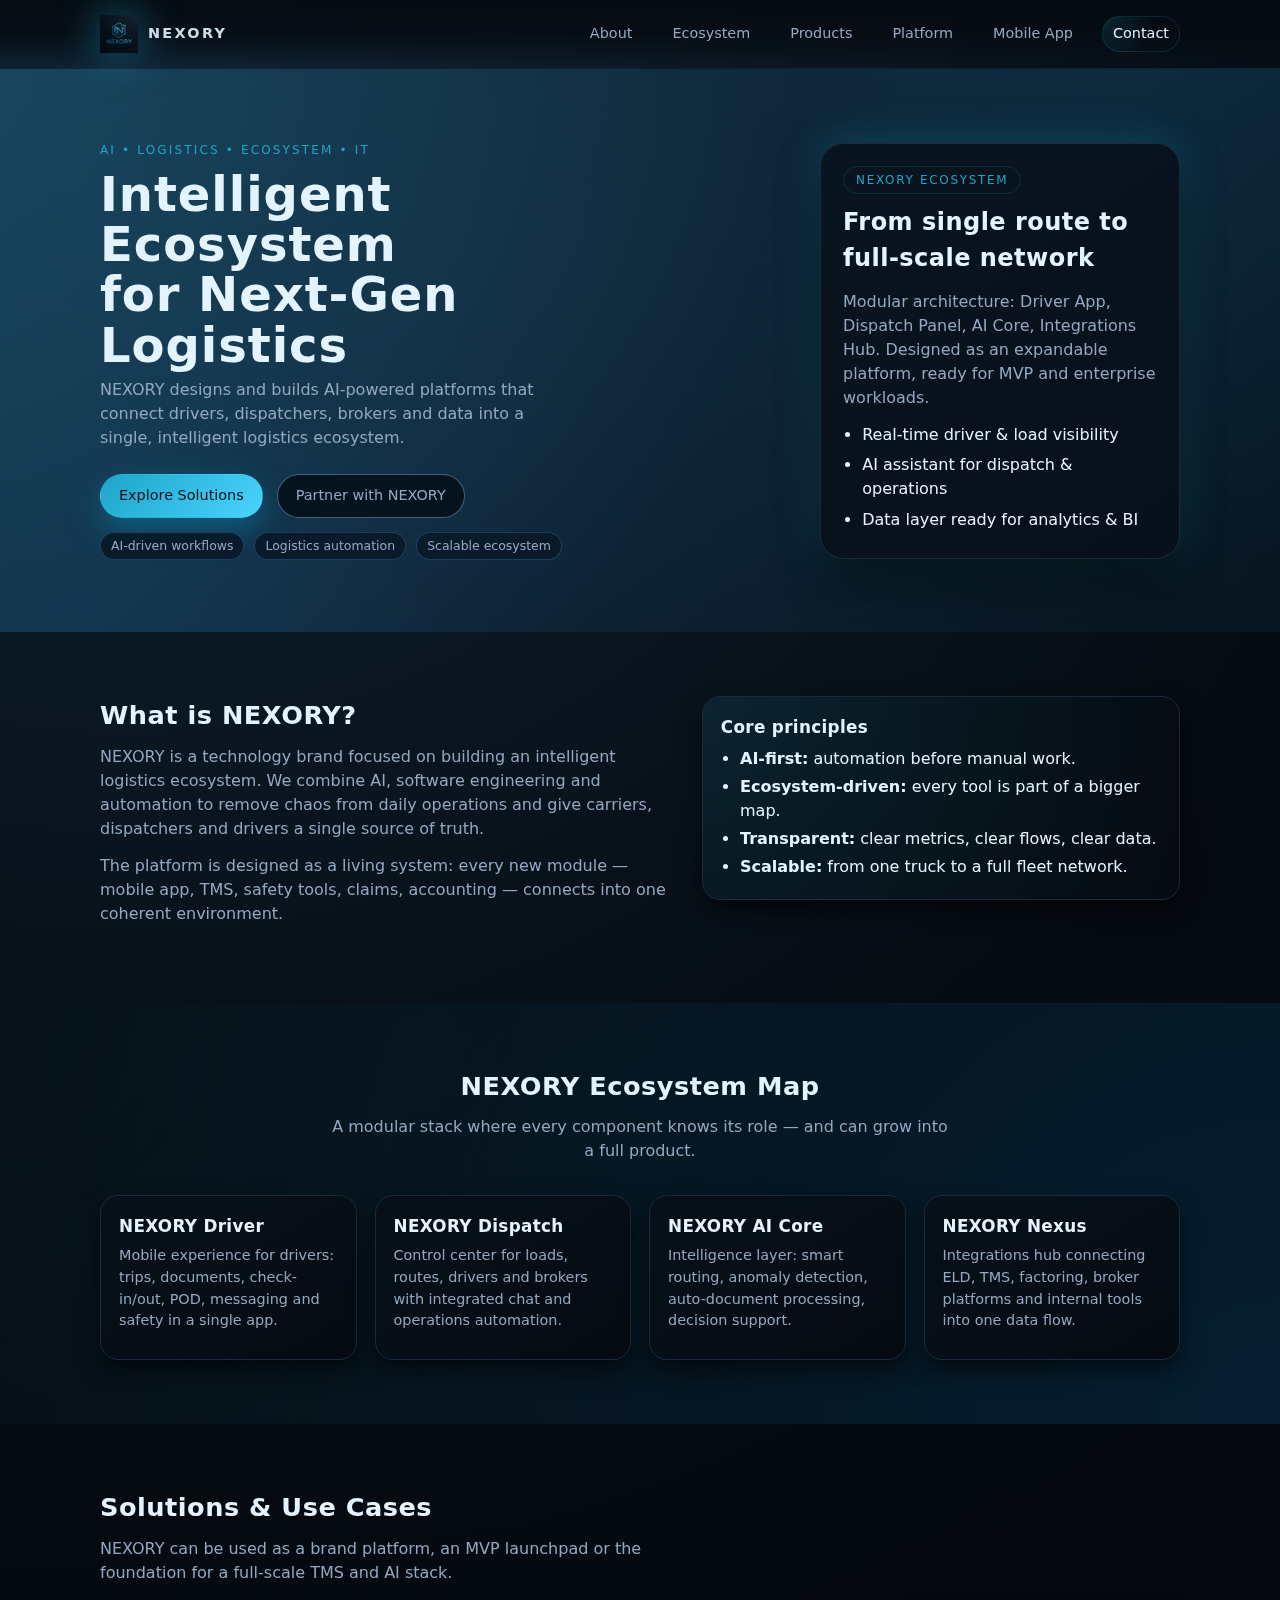
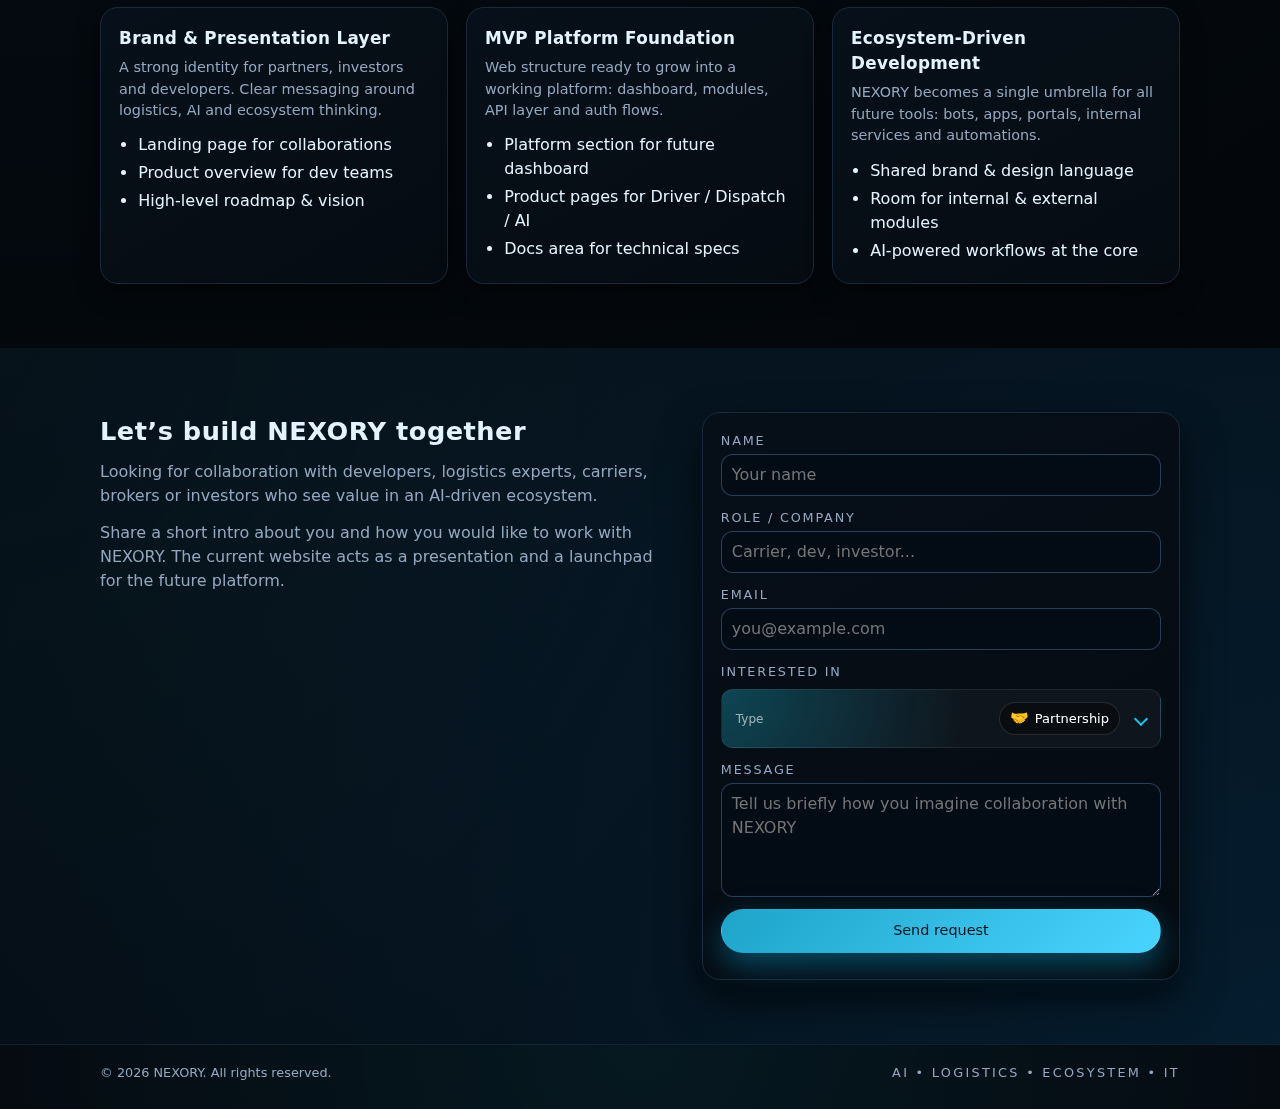
<file: index.html>
<!DOCTYPE html>
<html lang="en">
<head>
  <meta charset="UTF-8" />
  <meta name="viewport" content="width=device-width, initial-scale=1.0" />
  <title>NEXORY — AI Logistics Ecosystem</title>

  <!-- Favicon (по желанию) -->
  <link rel="icon" type="image/png" href="assets/favicon/favicon.png" />

  <!-- Reset + основной стиль -->
  <link rel="stylesheet" href="css/reset.css" />
  <link rel="stylesheet" href="css/theme-nexory.css" />
</head>
<body>
  <!-- ====== NAVBAR ====== -->
  <header class="nx-header">
  <div class="nx-container nx-header-inner">
    <a href="index.html" class="nx-brand">
      <img src="assets/img/logo/nexory-logo.png" alt="NEXORY logo" class="nx-logo" />
      <span class="nx-brand-text">NEXORY</span>
    </a>

    <nav class="nx-nav">
      <a href="index.html#about" class="nx-nav-link">About</a>
      <a href="index.html#ecosystem" class="nx-nav-link">Ecosystem</a>
      <a href="products/index.html" class="nx-nav-link">Products</a>
      <a href="platform/index.html" class="nx-nav-link">Platform</a>
      <a href="./mobile/index.html" class="nx-nav-link">Mobile App</a>
      <a href="index.html#contact" class="nx-nav-link nx-nav-link--accent">Contact</a>
    </nav>

    <button class="nx-burger" aria-label="Toggle menu">
      <span></span><span></span><span></span>
    </button>
  </div>
</header>


  <!-- ====== HERO ====== -->
  <main>
    <section class="nx-hero">
      <div class="nx-hero-overlay"></div>

      <div class="nx-container nx-hero-inner">
        <div class="nx-hero-content">
          <p class="nx-kicker">AI • Logistics • Ecosystem • IT</p>
          <h1 class="nx-hero-title">
            Intelligent Ecosystem<br />
            for Next-Gen Logistics
          </h1>
          <p class="nx-hero-subtitle">
            NEXORY designs and builds AI-powered platforms that connect drivers, dispatchers,
            brokers and data into a single, intelligent logistics ecosystem.
          </p>

          <div class="nx-hero-actions">
            <a href="#solutions" class="nx-btn nx-btn-primary">Explore Solutions</a>
            <a href="#contact" class="nx-btn nx-btn-ghost">Partner with NEXORY</a>
          </div>

          <div class="nx-hero-meta">
            <span>AI-driven workflows</span>
            <span>Logistics automation</span>
            <span>Scalable ecosystem</span>
          </div>
        </div>

        <div class="nx-hero-side">
          <div class="nx-hero-card">
            <p class="nx-pill">NEXORY Ecosystem</p>
            <h2>From single route to full-scale network</h2>
            <p>
              Modular architecture: Driver App, Dispatch Panel, AI Core, Integrations Hub.
              Designed as an expandable platform, ready for MVP and enterprise workloads.
            </p>
            <ul class="nx-list">
              <li>Real-time driver & load visibility</li>
              <li>AI assistant for dispatch & operations</li>
              <li>Data layer ready for analytics & BI</li>
            </ul>
          </div>
        </div>
      </div>
    </section>

    <!-- ====== ABOUT ====== -->
    <section id="about" class="nx-section">
      <div class="nx-container nx-grid-2">
        <div>
          <h2 class="nx-section-title">What is NEXORY?</h2>
          <p class="nx-section-text">
            NEXORY is a technology brand focused on building an intelligent logistics ecosystem.
            We combine AI, software engineering and automation to remove chaos from daily
            operations and give carriers, dispatchers and drivers a single source of truth.
          </p>
          <p class="nx-section-text">
            The platform is designed as a living system: every new module — mobile app, TMS,
            safety tools, claims, accounting — connects into one coherent environment.
          </p>
        </div>
        <div class="nx-card nx-card-soft">
          <h3 class="nx-card-title">Core principles</h3>
          <ul class="nx-list nx-list-tight">
            <li><strong>AI-first:</strong> automation before manual work.</li>
            <li><strong>Ecosystem-driven:</strong> every tool is part of a bigger map.</li>
            <li><strong>Transparent:</strong> clear metrics, clear flows, clear data.</li>
            <li><strong>Scalable:</strong> from one truck to a full fleet network.</li>
          </ul>
        </div>
      </div>
    </section>

    <!-- ====== ECOSYSTEM ====== -->
    <section id="ecosystem" class="nx-section nx-section-alt">
      <div class="nx-container">
        <h2 class="nx-section-title center">NEXORY Ecosystem Map</h2>
        <p class="nx-section-text center">
          A modular stack where every component knows its role — and can grow into a full product.
        </p>

        <div class="nx-ecosystem-grid">
          <div class="nx-card">
            <h3 class="nx-card-title">NEXORY Driver</h3>
            <p class="nx-card-text">
              Mobile experience for drivers: trips, documents, check-in/out, POD, messaging and
              safety in a single app.
            </p>
          </div>
          <div class="nx-card">
            <h3 class="nx-card-title">NEXORY Dispatch</h3>
            <p class="nx-card-text">
              Control center for loads, routes, drivers and brokers with integrated chat and
              operations automation.
            </p>
          </div>
          <div class="nx-card">
            <h3 class="nx-card-title">NEXORY AI Core</h3>
            <p class="nx-card-text">
              Intelligence layer: smart routing, anomaly detection, auto-document processing,
              decision support.
            </p>
          </div>
          <div class="nx-card">
            <h3 class="nx-card-title">NEXORY Nexus</h3>
            <p class="nx-card-text">
              Integrations hub connecting ELD, TMS, factoring, broker platforms and internal tools
              into one data flow.
            </p>
          </div>
        </div>
      </div>
    </section>

    <!-- ====== SOLUTIONS ====== -->
    <section id="solutions" class="nx-section">
      <div class="nx-container">
        <div class="nx-section-header">
          <h2 class="nx-section-title">Solutions & Use Cases</h2>
          <p class="nx-section-text">
            NEXORY can be used as a brand platform, an MVP launchpad or the foundation for a
            full-scale TMS and AI stack.
          </p>
        </div>

        <div class="nx-solutions-grid">
          <article class="nx-card">
            <h3 class="nx-card-title">Brand & Presentation Layer</h3>
            <p class="nx-card-text">
              A strong identity for partners, investors and developers. Clear messaging around
              logistics, AI and ecosystem thinking.
            </p>
            <ul class="nx-list nx-list-tight">
              <li>Landing page for collaborations</li>
              <li>Product overview for dev teams</li>
              <li>High-level roadmap & vision</li>
            </ul>
          </article>

          <article class="nx-card">
            <h3 class="nx-card-title">MVP Platform Foundation</h3>
            <p class="nx-card-text">
              Web structure ready to grow into a working platform: dashboard, modules, API layer
              and auth flows.
            </p>
            <ul class="nx-list nx-list-tight">
              <li>Platform section for future dashboard</li>
              <li>Product pages for Driver / Dispatch / AI</li>
              <li>Docs area for technical specs</li>
            </ul>
          </article>

          <article class="nx-card">
            <h3 class="nx-card-title">Ecosystem-Driven Development</h3>
            <p class="nx-card-text">
              NEXORY becomes a single umbrella for all future tools: bots, apps, portals, internal
              services and automations.
            </p>
            <ul class="nx-list nx-list-tight">
              <li>Shared brand & design language</li>
              <li>Room for internal & external modules</li>
              <li>AI-powered workflows at the core</li>
            </ul>
          </article>
        </div>
      </div>
    </section>

    <!-- ====== CONTACT ====== -->
    <section id="contact" class="nx-section nx-section-alt">
      <div class="nx-container nx-grid-2">
        <div>
          <h2 class="nx-section-title">Let’s build NEXORY together</h2>
          <p class="nx-section-text">
            Looking for collaboration with developers, logistics experts, carriers, brokers or
            investors who see value in an AI-driven ecosystem.
          </p>
          <p class="nx-section-text">
            Share a short intro about you and how you would like to work with NEXORY. The current
            website acts as a presentation and a launchpad for the future platform.
          </p>
        </div>


       <form class="nx-form" id="contact-form">
        <div class="nx-field">
            <label for="name">Name</label>
            <input id="name" type="text" name="name" placeholder="Your name" required />
        </div>
        <div class="nx-field">
            <label for="role">Role / Company</label>
            <input id="role" type="text" name="role" placeholder="Carrier, dev, investor..." />
        </div>
        <div class="nx-field">
            <label for="email">Email</label>
            <input id="email" type="email" name="email" placeholder="you@example.com" required />
        </div>
  <div class="nx-field">
  <label for="type">Interested in</label>

  <!-- Super Select -->
  <div class="nx-super-select" data-name="type">
    <!-- Скрытый инпут, который реально уйдёт в форму -->
    <input type="hidden" name="type" id="type" value="partnership" />

    <!-- Кнопка-триггер -->
    <button type="button" class="nx-super-select-trigger">
      <span class="nx-super-select-label">Type</span>
      <span class="nx-super-select-value">
        <span class="nx-option-pill">
          <span class="nx-option-icon">🤝</span>
          <span class="nx-option-text">Partnership</span>
        </span>
      </span>
      <span class="nx-super-select-arrow"></span>
    </button>

    <!-- Выпадающее меню -->
    <div class="nx-super-select-menu">
      <button
        type="button"
        class="nx-super-select-option is-active"
        data-value="partnership"
        data-label="Partnership"
        data-icon="🤝"
      >
        <span class="nx-option-icon">🤝</span>
        <span class="nx-option-text">Partnership</span>
        <span class="nx-option-hint">Collab, joint projects, ecosystem</span>
      </button>

      <button
        type="button"
        class="nx-super-select-option"
        data-value="development"
        data-label="Development & tech"
        data-icon="💻"
      >
        <span class="nx-option-icon">💻</span>
        <span class="nx-option-text">Development & tech</span>
        <span class="nx-option-hint">Building NEXORY products together</span>
      </button>

      <button
        type="button"
        class="nx-super-select-option"
        data-value="investment"
        data-label="Investment"
        data-icon="📈"
      >
        <span class="nx-option-icon">📈</span>
        <span class="nx-option-text">Investment</span>
        <span class="nx-option-hint">Funding, strategic capital, scaling</span>
      </button>

      <button
        type="button"
        class="nx-super-select-option"
        data-value="other"
        data-label="Other"
        data-icon="✨"
      >
        <span class="nx-option-icon">✨</span>
        <span class="nx-option-text">Other</span>
        <span class="nx-option-hint">Anything outside standard paths</span>
      </button>
    </div>
  </div>
</div>

  <div class="nx-field">
    <label for="message">Message</label>
    <textarea id="message" name="message" rows="4"
      placeholder="Tell us briefly how you imagine collaboration with NEXORY"></textarea>
  </div>
  <button type="submit" class="nx-btn nx-btn-primary nx-btn-full">
    Send request
  </button>
  <p class="nx-form-note">
    <!-- Later мы можем подключить сюда Google Sheets, Telegram Bot или backend для обработки
    заявок. -->
  </p>
  <p class="nx-form-status" id="contact-status"></p>
    </form>

      </div>
    </section>
  </main>

  <!-- ====== FOOTER  ====== -->
 <footer class="nx-footer">
  <div class="nx-container nx-footer-inner">
    <span>© <span id="year"></span> NEXORY. All rights reserved.</span>
    <span class="nx-footer-meta">AI • Logistics • Ecosystem • IT</span>
  </div>
</footer>

<script>
  // Год в футере
  document.getElementById("year").textContent = new Date().getFullYear();

  // Бургер-меню
  const burger = document.querySelector(".nx-burger");
  const nav = document.querySelector(".nx-nav");
  if (burger) {
    burger.addEventListener("click", () => {
      burger.classList.toggle("is-open");
      nav.classList.toggle("is-open");
    });
  }

  // ===== NEXORY SUPER SELECT =====
  (function initSuperSelect() {
    const selects = document.querySelectorAll(".nx-super-select");
    if (!selects.length) return;

    function closeAll(except) {
      selects.forEach((sel) => {
        if (sel !== except) {
          sel.classList.remove("is-open");
        }
      });
    }

    selects.forEach((sel) => {
      const trigger = sel.querySelector(".nx-super-select-trigger");
      const menu = sel.querySelector(".nx-super-select-menu");
      const hiddenInput = sel.querySelector('input[type="hidden"]');
      const valueSlot = sel.querySelector(".nx-super-select-value");
      const options = sel.querySelectorAll(".nx-super-select-option");

      if (!trigger || !menu || !hiddenInput || !valueSlot) return;

      // Открыть/закрыть меню
      trigger.addEventListener("click", (e) => {
        e.stopPropagation();
        const isOpen = sel.classList.contains("is-open");
        closeAll(sel);
        if (!isOpen) {
          sel.classList.add("is-open");
        } else {
          sel.classList.remove("is-open");
        }
      });

      // Выбор опции
      options.forEach((opt) => {
        opt.addEventListener("click", (e) => {
          e.stopPropagation();
          const val = opt.getAttribute("data-value");
          const label = opt.getAttribute("data-label");
          const icon = opt.getAttribute("data-icon") || "✨";

          // Обновляем hidden input
          hiddenInput.value = val;

          // Обновляем визуальное значение
          valueSlot.innerHTML = `
            <span class="nx-option-pill">
              <span class="nx-option-icon">${icon}</span>
              <span class="nx-option-text">${label}</span>
            </span>
          `;

          // Активный пункт
          options.forEach((o) => o.classList.remove("is-active"));
          opt.classList.add("is-active");

          sel.classList.remove("is-open");
        });
      });
    });

    // Закрытие по клику вне
    document.addEventListener("click", () => {
      closeAll(null);
    });

    // Закрытие по Esc
    document.addEventListener("keydown", (e) => {
      if (e.key === "Escape") {
        closeAll(null);
      }
    });
  })();

  // ===== Contact form → Google Apps Script webhook =====
  const contactForm = document.getElementById("contact-form");
  const contactStatus = document.getElementById("contact-status");

  // ВСТАВЬ сюда свой Apps Script URL
  const WEBHOOK_URL = "https://script.google.com/macros/s/AKfycbxzSlPqvIPa8X6IcmGxy3cMyzNUZn79xFd5O2D7zWzmHf-F4gnJVTZJhscKukT4Rj22/exec";

  if (contactForm && contactStatus) {
    contactForm.addEventListener("submit", async (e) => {
      e.preventDefault();

      contactStatus.textContent = "Sending...";
      contactStatus.classList.remove("success", "error");

      const formData = new FormData(contactForm);
      const payload = {
        name: formData.get("name") || "",
        role: formData.get("role") || "",
        email: formData.get("email") || "",
        type: formData.get("type") || "",
        message: formData.get("message") || "",
        source: "NEXORY Website"
      };

      try {
        await fetch(WEBHOOK_URL, {
          method: "POST",
          mode: "no-cors",
          body: JSON.stringify(payload)
        });

        contactStatus.textContent = "Thank you! We received your request.";
        contactStatus.classList.add("success");
        contactForm.reset();

        // После reset вернём отображение select по умолчанию
        const superSelect = document.querySelector(".nx-super-select");
        if (superSelect) {
          const hidden = superSelect.querySelector('input[type="hidden"]');
          const valueSlot = superSelect.querySelector(".nx-super-select-value");
          const firstOpt = superSelect.querySelector(".nx-super-select-option");

          if (hidden && valueSlot && firstOpt) {
            const label = firstOpt.getAttribute("data-label");
            const icon = firstOpt.getAttribute("data-icon") || "🤝";
            hidden.value = firstOpt.getAttribute("data-value") || "partnership";
            valueSlot.innerHTML = `
              <span class="nx-option-pill">
                <span class="nx-option-icon">${icon}</span>
                <span class="nx-option-text">${label}</span>
              </span>
            `;
          }
        }
      } catch (err) {
        console.error(err);
        contactStatus.textContent = "Something went wrong. Please try again later.";
        contactStatus.classList.add("error");
      }
    });
  }
</script>



</body>
</html>
</file>
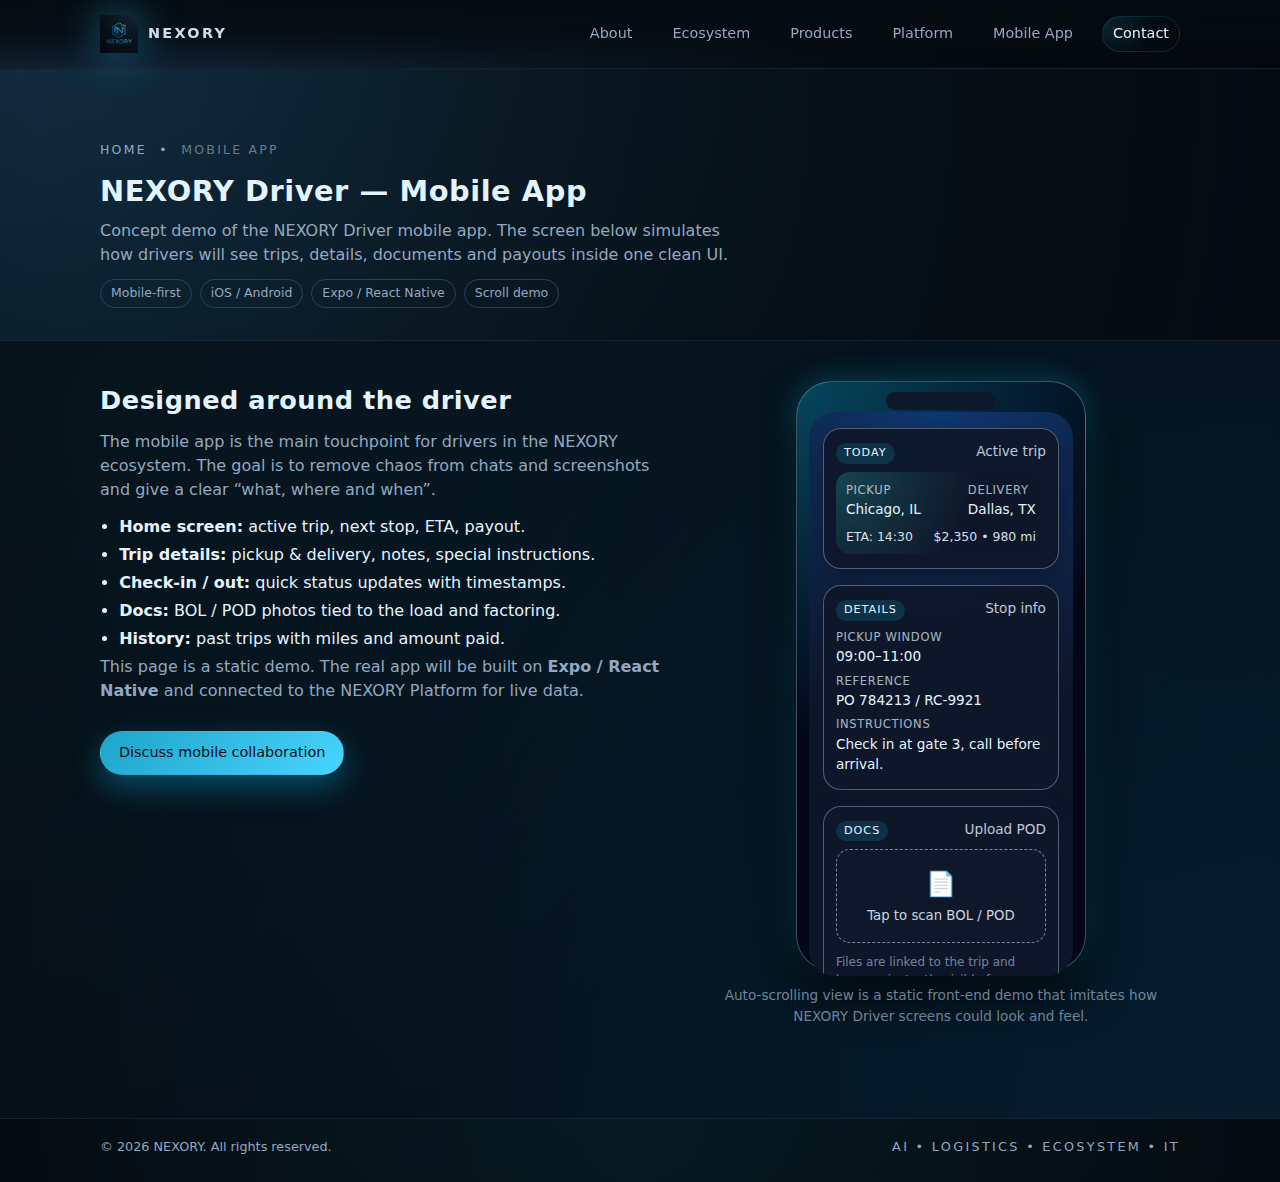
<file: mobile/index.html>
<!DOCTYPE html>
<html lang="en">
<head>
  <meta charset="UTF-8" />
  <meta name="viewport" content="width=device-width, initial-scale=1.0" />
  <title>NEXORY Mobile App — Driver demo</title>
  <link rel="stylesheet" href="../css/reset.css" />
  <link rel="stylesheet" href="../css/theme-nexory.css" />
</head>
<body>
  <!-- HEADER -->
  <header class="nx-header">
    <div class="nx-container nx-header-inner">
      <a href="../index.html" class="nx-brand">
        <img src="../assets/img/logo/nexory-logo.png" alt="NEXORY logo" class="nx-logo" />
        <span class="nx-brand-text">NEXORY</span>
      </a>

      <nav class="nx-nav">
        <a href="../index.html#about" class="nx-nav-link">About</a>
        <a href="../index.html#ecosystem" class="nx-nav-link">Ecosystem</a>
        <a href="../products/index.html" class="nx-nav-link">Products</a>
        <a href="../platform/index.html" class="nx-nav-link">Platform</a>
        <a href="./index.html" class="nx-nav-link">Mobile App</a>
        <a href="../index.html#contact" class="nx-nav-link nx-nav-link--accent">Contact</a>
      </nav>

      <button class="nx-burger" aria-label="Toggle menu">
        <span></span><span></span><span></span>
      </button>
    </div>
  </header>

  <!-- HERO -->
  <section class="nx-page-hero">
    <div class="nx-container">
      <div class="nx-breadcrumbs">
        <a href="../index.html">Home</a> &nbsp;•&nbsp; <span>Mobile App</span>
      </div>
      <h1 class="nx-page-title">NEXORY Driver — Mobile App</h1>
      <p class="nx-page-subtitle nx-section-text">
        Concept demo of the NEXORY Driver mobile app. The screen below simulates how drivers will
        see trips, details, documents and payouts inside one clean UI.
      </p>
      <div class="nx-tags">
        <span class="nx-tag">Mobile-first</span>
        <span class="nx-tag">iOS / Android</span>
        <span class="nx-tag">Expo / React Native</span>
        <span class="nx-tag">Scroll demo</span>
      </div>
    </div>
  </section>

  <!-- CONTENT: DESCRIPTION + PHONE DEMO -->
  <main>
    <section class="nx-page-section nx-section-alt">
      <div class="nx-container nx-grid-2 nx-mobile-layout">
        <!-- Text side -->
        <div>
          <h2 class="nx-section-title">Designed around the driver</h2>
          <p class="nx-section-text">
            The mobile app is the main touchpoint for drivers in the NEXORY ecosystem. The goal is
            to remove chaos from chats and screenshots and give a clear “what, where and when”.
          </p>

          <ul class="nx-list nx-list-tight">
            <li><strong>Home screen:</strong> active trip, next stop, ETA, payout.</li>
            <li><strong>Trip details:</strong> pickup & delivery, notes, special instructions.</li>
            <li><strong>Check-in / out:</strong> quick status updates with timestamps.</li>
            <li><strong>Docs:</strong> BOL / POD photos tied to the load and factoring.</li>
            <li><strong>History:</strong> past trips with miles and amount paid.</li>
          </ul>

          <p class="nx-section-text">
            This page is a static demo. The real app will be built on <strong>Expo / React Native</strong>
            and connected to the NEXORY Platform for live data.
          </p>

          <a href="../index.html#contact" class="nx-btn nx-btn-primary" style="margin-top: 16px;">
            Discuss mobile collaboration
          </a>
        </div>

        <!-- Phone demo side -->
        <div class="nx-phone-demo">
          <div class="nx-phone-frame">
            <div class="nx-phone-notch"></div>
            <div class="nx-phone-screen">
              <div class="nx-phone-scroll">
                <!-- Screen 1 -->
                <div class="nx-phone-block">
                  <div class="nx-phone-block-header">
                    <span class="nx-phone-pill">Today</span>
                    <span class="nx-phone-title">Active trip</span>
                  </div>
                  <div class="nx-phone-trip-card">
                    <div class="nx-phone-trip-main">
                      <div>
                        <div class="nx-phone-label">Pickup</div>
                        <div class="nx-phone-value">Chicago, IL</div>
                      </div>
                      <div>
                        <div class="nx-phone-label">Delivery</div>
                        <div class="nx-phone-value">Dallas, TX</div>
                      </div>
                    </div>
                    <div class="nx-phone-trip-meta">
                      <span>ETA: 14:30</span>
                      <span>$2,350 • 980 mi</span>
                    </div>
                  </div>
                </div>

                <!-- Screen 2 -->
                <div class="nx-phone-block">
                  <div class="nx-phone-block-header">
                    <span class="nx-phone-pill">Details</span>
                    <span class="nx-phone-title">Stop info</span>
                  </div>
                  <ul class="nx-phone-list">
                    <li>
                      <span class="nx-phone-label">Pickup window</span>
                      <span class="nx-phone-value">09:00–11:00</span>
                    </li>
                    <li>
                      <span class="nx-phone-label">Reference</span>
                      <span class="nx-phone-value">PO 784213 / RC-9921</span>
                    </li>
                    <li>
                      <span class="nx-phone-label">Instructions</span>
                      <span class="nx-phone-value">Check in at gate 3, call before arrival.</span>
                    </li>
                  </ul>
                </div>

                <!-- Screen 3 -->
                <div class="nx-phone-block">
                  <div class="nx-phone-block-header">
                    <span class="nx-phone-pill">Docs</span>
                    <span class="nx-phone-title">Upload POD</span>
                  </div>
                  <div class="nx-phone-doc-upload">
                    <div class="nx-phone-doc-drop">
                      <span class="nx-phone-doc-icon">📄</span>
                      <span class="nx-phone-doc-text">Tap to scan BOL / POD</span>
                    </div>
                    <p class="nx-phone-doc-note">
                      Files are linked to the trip and become instantly visible
                      for dispatch, accounting and factoring.
                    </p>
                  </div>
                </div>

                <!-- Screen 4 -->
                <div class="nx-phone-block">
                  <div class="nx-phone-block-header">
                    <span class="nx-phone-pill">Payouts</span>
                    <span class="nx-phone-title">History</span>
                  </div>
                  <ul class="nx-phone-list">
                    <li>
                      <span class="nx-phone-value">Dallas, TX → Atlanta, GA</span>
                      <span class="nx-phone-label">$2,150 • Paid</span>
                    </li>
                    <li>
                      <span class="nx-phone-value">Columbus, OH → Chicago, IL</span>
                      <span class="nx-phone-label">$1,350 • Paid</span>
                    </li>
                    <li>
                      <span class="nx-phone-value">Indianapolis, IN → Denver, CO</span>
                      <span class="nx-phone-label">$2,980 • Pending</span>
                    </li>
                  </ul>
                </div>

              </div>
            </div>
          </div>

          <p class="nx-section-text nx-text-small center" style="margin-top: 14px;">
            Auto-scrolling view is a static front-end demo that imitates how NEXORY Driver
            screens could look and feel.
          </p>
        </div>
      </div>
    </section>
  </main>

  <!-- FOOTER -->
  <footer class="nx-footer">
    <div class="nx-container nx-footer-inner">
      <span>© <span id="year"></span> NEXORY. All rights reserved.</span>
      <span class="nx-footer-meta">AI • Logistics • Ecosystem • IT</span>
    </div>
  </footer>

  <script>
    // Year
    document.getElementById("year").textContent = new Date().getFullYear();

    // Burger
    const burger = document.querySelector(".nx-burger");
    const nav = document.querySelector(".nx-nav");
    if (burger) {
      burger.addEventListener("click", () => {
        burger.classList.toggle("is-open");
        nav.classList.toggle("is-open");
      });
    }
  </script>
</body>
</html>
</file>
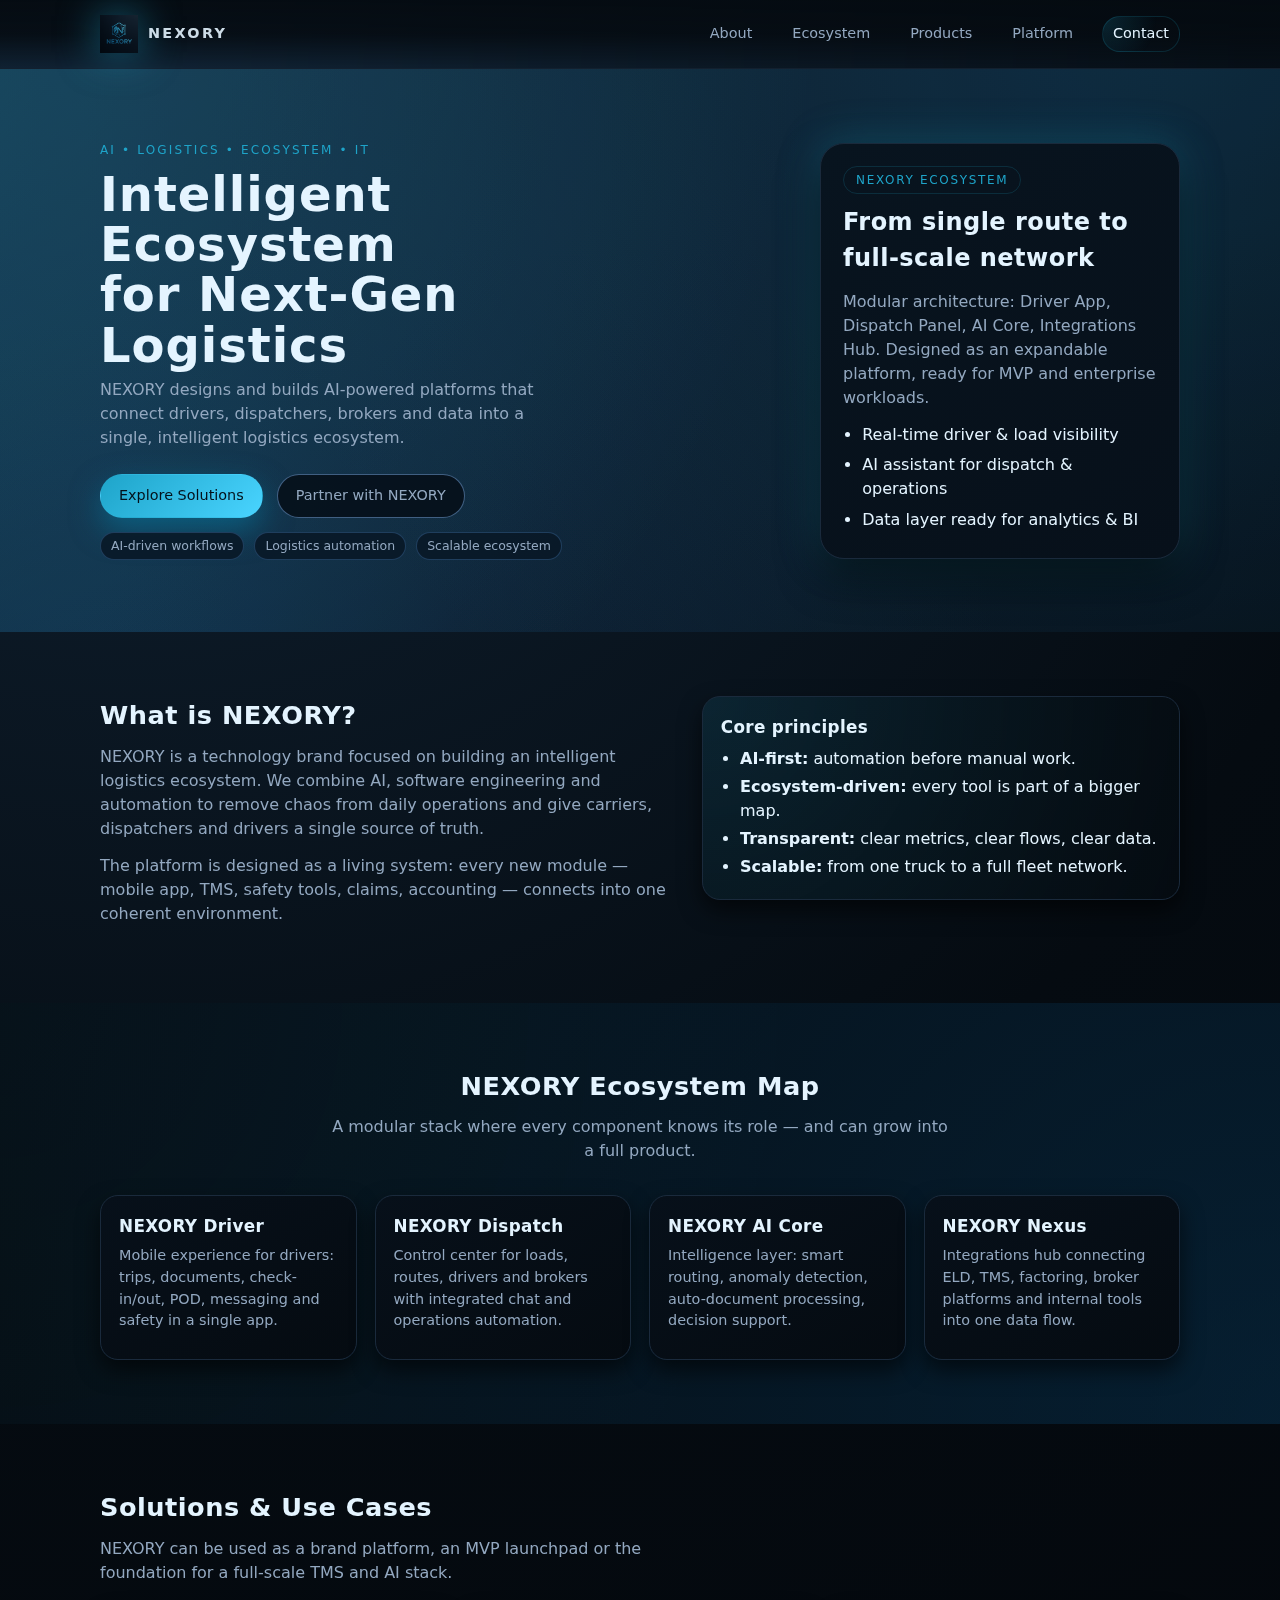
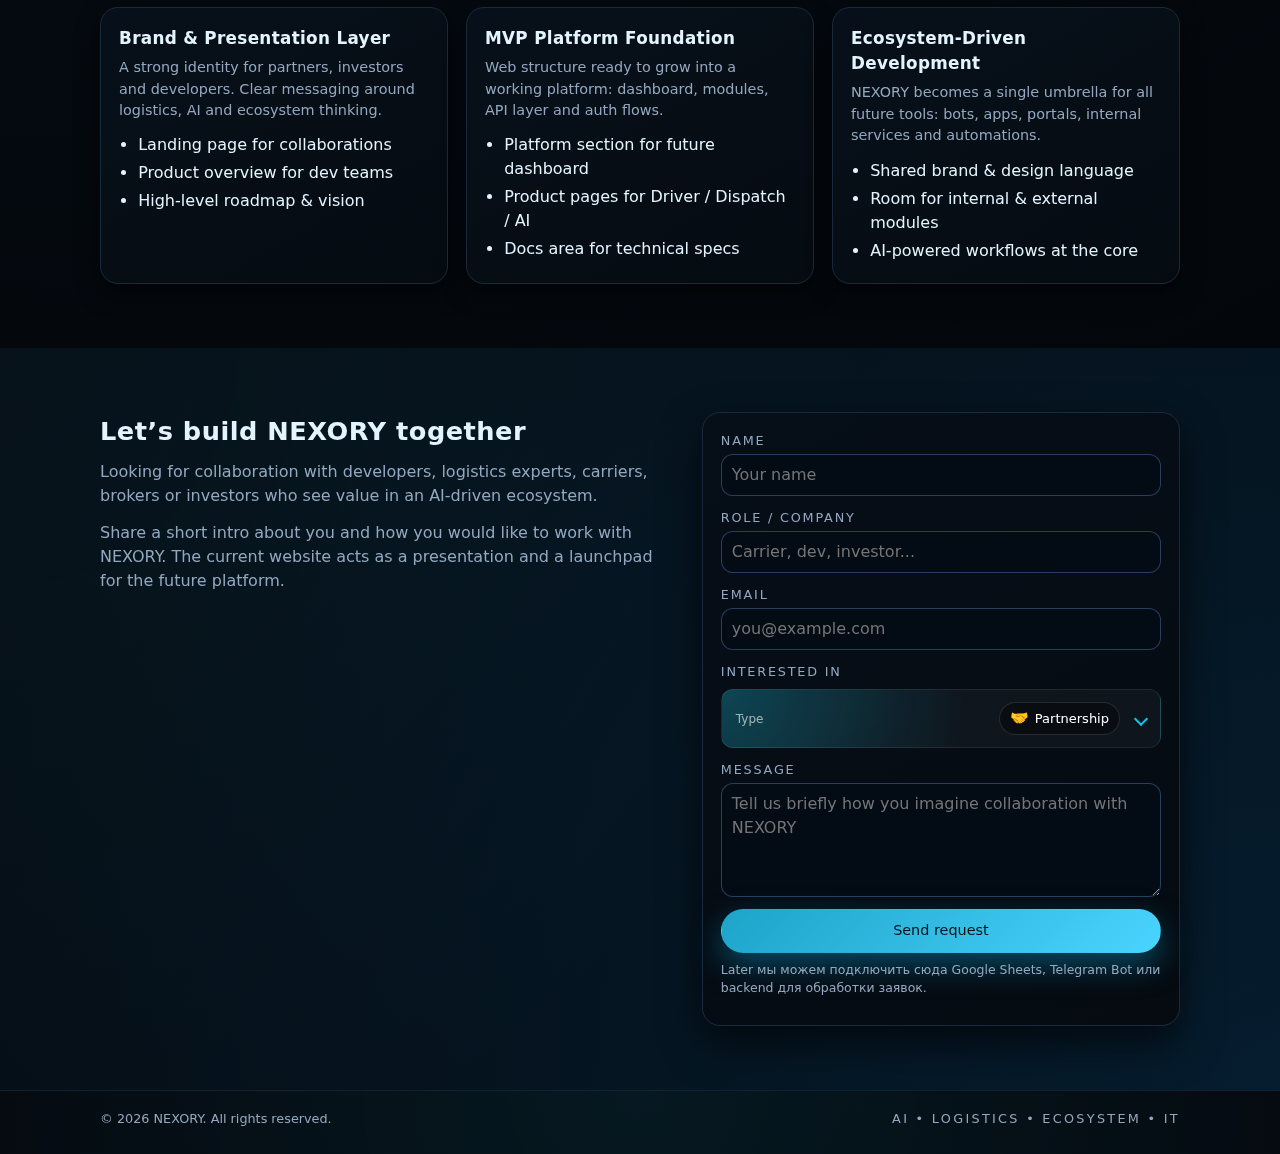
<file: nexory-website/index.html>
<!DOCTYPE html>
<html lang="en">
<head>
  <meta charset="UTF-8" />
  <meta name="viewport" content="width=device-width, initial-scale=1.0" />
  <title>NEXORY — AI Logistics Ecosystem</title>

  <!-- Favicon (по желанию) -->
  <link rel="icon" type="image/png" href="assets/favicon/favicon.png" />

  <!-- Reset + основной стиль -->
  <link rel="stylesheet" href="css/reset.css" />
  <link rel="stylesheet" href="css/theme-nexory.css" />
</head>
<body>
  <!-- ====== NAVBAR ====== -->
  <header class="nx-header">
  <div class="nx-container nx-header-inner">
    <a href="index.html" class="nx-brand">
      <img src="assets/img/logo/nexory-logo.png" alt="NEXORY logo" class="nx-logo" />
      <span class="nx-brand-text">NEXORY</span>
    </a>

    <nav class="nx-nav">
      <a href="index.html#about" class="nx-nav-link">About</a>
      <a href="index.html#ecosystem" class="nx-nav-link">Ecosystem</a>
      <a href="products/index.html" class="nx-nav-link">Products</a>
      <a href="platform/index.html" class="nx-nav-link">Platform</ф>
      <a href="index.html#contact" class="nx-nav-link nx-nav-link--accent">Contact</a>
    </nav>

    <button class="nx-burger" aria-label="Toggle menu">
      <span></span><span></span><span></span>
    </button>
  </div>
</header>


  <!-- ====== HERO ====== -->
  <main>
    <section class="nx-hero">
      <div class="nx-hero-overlay"></div>

      <div class="nx-container nx-hero-inner">
        <div class="nx-hero-content">
          <p class="nx-kicker">AI • Logistics • Ecosystem • IT</p>
          <h1 class="nx-hero-title">
            Intelligent Ecosystem<br />
            for Next-Gen Logistics
          </h1>
          <p class="nx-hero-subtitle">
            NEXORY designs and builds AI-powered platforms that connect drivers, dispatchers,
            brokers and data into a single, intelligent logistics ecosystem.
          </p>

          <div class="nx-hero-actions">
            <a href="#solutions" class="nx-btn nx-btn-primary">Explore Solutions</a>
            <a href="#contact" class="nx-btn nx-btn-ghost">Partner with NEXORY</a>
          </div>

          <div class="nx-hero-meta">
            <span>AI-driven workflows</span>
            <span>Logistics automation</span>
            <span>Scalable ecosystem</span>
          </div>
        </div>

        <div class="nx-hero-side">
          <div class="nx-hero-card">
            <p class="nx-pill">NEXORY Ecosystem</p>
            <h2>From single route to full-scale network</h2>
            <p>
              Modular architecture: Driver App, Dispatch Panel, AI Core, Integrations Hub.
              Designed as an expandable platform, ready for MVP and enterprise workloads.
            </p>
            <ul class="nx-list">
              <li>Real-time driver & load visibility</li>
              <li>AI assistant for dispatch & operations</li>
              <li>Data layer ready for analytics & BI</li>
            </ul>
          </div>
        </div>
      </div>
    </section>

    <!-- ====== ABOUT ====== -->
    <section id="about" class="nx-section">
      <div class="nx-container nx-grid-2">
        <div>
          <h2 class="nx-section-title">What is NEXORY?</h2>
          <p class="nx-section-text">
            NEXORY is a technology brand focused on building an intelligent logistics ecosystem.
            We combine AI, software engineering and automation to remove chaos from daily
            operations and give carriers, dispatchers and drivers a single source of truth.
          </p>
          <p class="nx-section-text">
            The platform is designed as a living system: every new module — mobile app, TMS,
            safety tools, claims, accounting — connects into one coherent environment.
          </p>
        </div>
        <div class="nx-card nx-card-soft">
          <h3 class="nx-card-title">Core principles</h3>
          <ul class="nx-list nx-list-tight">
            <li><strong>AI-first:</strong> automation before manual work.</li>
            <li><strong>Ecosystem-driven:</strong> every tool is part of a bigger map.</li>
            <li><strong>Transparent:</strong> clear metrics, clear flows, clear data.</li>
            <li><strong>Scalable:</strong> from one truck to a full fleet network.</li>
          </ul>
        </div>
      </div>
    </section>

    <!-- ====== ECOSYSTEM ====== -->
    <section id="ecosystem" class="nx-section nx-section-alt">
      <div class="nx-container">
        <h2 class="nx-section-title center">NEXORY Ecosystem Map</h2>
        <p class="nx-section-text center">
          A modular stack where every component knows its role — and can grow into a full product.
        </p>

        <div class="nx-ecosystem-grid">
          <div class="nx-card">
            <h3 class="nx-card-title">NEXORY Driver</h3>
            <p class="nx-card-text">
              Mobile experience for drivers: trips, documents, check-in/out, POD, messaging and
              safety in a single app.
            </p>
          </div>
          <div class="nx-card">
            <h3 class="nx-card-title">NEXORY Dispatch</h3>
            <p class="nx-card-text">
              Control center for loads, routes, drivers and brokers with integrated chat and
              operations automation.
            </p>
          </div>
          <div class="nx-card">
            <h3 class="nx-card-title">NEXORY AI Core</h3>
            <p class="nx-card-text">
              Intelligence layer: smart routing, anomaly detection, auto-document processing,
              decision support.
            </p>
          </div>
          <div class="nx-card">
            <h3 class="nx-card-title">NEXORY Nexus</h3>
            <p class="nx-card-text">
              Integrations hub connecting ELD, TMS, factoring, broker platforms and internal tools
              into one data flow.
            </p>
          </div>
        </div>
      </div>
    </section>

    <!-- ====== SOLUTIONS ====== -->
    <section id="solutions" class="nx-section">
      <div class="nx-container">
        <div class="nx-section-header">
          <h2 class="nx-section-title">Solutions & Use Cases</h2>
          <p class="nx-section-text">
            NEXORY can be used as a brand platform, an MVP launchpad or the foundation for a
            full-scale TMS and AI stack.
          </p>
        </div>

        <div class="nx-solutions-grid">
          <article class="nx-card">
            <h3 class="nx-card-title">Brand & Presentation Layer</h3>
            <p class="nx-card-text">
              A strong identity for partners, investors and developers. Clear messaging around
              logistics, AI and ecosystem thinking.
            </p>
            <ul class="nx-list nx-list-tight">
              <li>Landing page for collaborations</li>
              <li>Product overview for dev teams</li>
              <li>High-level roadmap & vision</li>
            </ul>
          </article>

          <article class="nx-card">
            <h3 class="nx-card-title">MVP Platform Foundation</h3>
            <p class="nx-card-text">
              Web structure ready to grow into a working platform: dashboard, modules, API layer
              and auth flows.
            </p>
            <ul class="nx-list nx-list-tight">
              <li>Platform section for future dashboard</li>
              <li>Product pages for Driver / Dispatch / AI</li>
              <li>Docs area for technical specs</li>
            </ul>
          </article>

          <article class="nx-card">
            <h3 class="nx-card-title">Ecosystem-Driven Development</h3>
            <p class="nx-card-text">
              NEXORY becomes a single umbrella for all future tools: bots, apps, portals, internal
              services and automations.
            </p>
            <ul class="nx-list nx-list-tight">
              <li>Shared brand & design language</li>
              <li>Room for internal & external modules</li>
              <li>AI-powered workflows at the core</li>
            </ul>
          </article>
        </div>
      </div>
    </section>

    <!-- ====== CONTACT ====== -->
    <section id="contact" class="nx-section nx-section-alt">
      <div class="nx-container nx-grid-2">
        <div>
          <h2 class="nx-section-title">Let’s build NEXORY together</h2>
          <p class="nx-section-text">
            Looking for collaboration with developers, logistics experts, carriers, brokers or
            investors who see value in an AI-driven ecosystem.
          </p>
          <p class="nx-section-text">
            Share a short intro about you and how you would like to work with NEXORY. The current
            website acts as a presentation and a launchpad for the future platform.
          </p>
        </div>


       <form class="nx-form" id="contact-form">
        <div class="nx-field">
            <label for="name">Name</label>
            <input id="name" type="text" name="name" placeholder="Your name" required />
        </div>
        <div class="nx-field">
            <label for="role">Role / Company</label>
            <input id="role" type="text" name="role" placeholder="Carrier, dev, investor..." />
        </div>
        <div class="nx-field">
            <label for="email">Email</label>
            <input id="email" type="email" name="email" placeholder="you@example.com" required />
        </div>
  <div class="nx-field">
  <label for="type">Interested in</label>

  <!-- Super Select -->
  <div class="nx-super-select" data-name="type">
    <!-- Скрытый инпут, который реально уйдёт в форму -->
    <input type="hidden" name="type" id="type" value="partnership" />

    <!-- Кнопка-триггер -->
    <button type="button" class="nx-super-select-trigger">
      <span class="nx-super-select-label">Type</span>
      <span class="nx-super-select-value">
        <span class="nx-option-pill">
          <span class="nx-option-icon">🤝</span>
          <span class="nx-option-text">Partnership</span>
        </span>
      </span>
      <span class="nx-super-select-arrow"></span>
    </button>

    <!-- Выпадающее меню -->
    <div class="nx-super-select-menu">
      <button
        type="button"
        class="nx-super-select-option is-active"
        data-value="partnership"
        data-label="Partnership"
        data-icon="🤝"
      >
        <span class="nx-option-icon">🤝</span>
        <span class="nx-option-text">Partnership</span>
        <span class="nx-option-hint">Collab, joint projects, ecosystem</span>
      </button>

      <button
        type="button"
        class="nx-super-select-option"
        data-value="development"
        data-label="Development & tech"
        data-icon="💻"
      >
        <span class="nx-option-icon">💻</span>
        <span class="nx-option-text">Development & tech</span>
        <span class="nx-option-hint">Building NEXORY products together</span>
      </button>

      <button
        type="button"
        class="nx-super-select-option"
        data-value="investment"
        data-label="Investment"
        data-icon="📈"
      >
        <span class="nx-option-icon">📈</span>
        <span class="nx-option-text">Investment</span>
        <span class="nx-option-hint">Funding, strategic capital, scaling</span>
      </button>

      <button
        type="button"
        class="nx-super-select-option"
        data-value="other"
        data-label="Other"
        data-icon="✨"
      >
        <span class="nx-option-icon">✨</span>
        <span class="nx-option-text">Other</span>
        <span class="nx-option-hint">Anything outside standard paths</span>
      </button>
    </div>
  </div>
</div>

  <div class="nx-field">
    <label for="message">Message</label>
    <textarea id="message" name="message" rows="4"
      placeholder="Tell us briefly how you imagine collaboration with NEXORY"></textarea>
  </div>
  <button type="submit" class="nx-btn nx-btn-primary nx-btn-full">
    Send request
  </button>
  <p class="nx-form-note">
    Later мы можем подключить сюда Google Sheets, Telegram Bot или backend для обработки
    заявок.
  </p>
  <p class="nx-form-status" id="contact-status"></p>
    </form>

      </div>
    </section>
  </main>

  <!-- ====== FOOTER  ====== -->
 <footer class="nx-footer">
  <div class="nx-container nx-footer-inner">
    <span>© <span id="year"></span> NEXORY. All rights reserved.</span>
    <span class="nx-footer-meta">AI • Logistics • Ecosystem • IT</span>
  </div>
</footer>

<script>
  // Год в футере
  document.getElementById("year").textContent = new Date().getFullYear();

  // Бургер-меню
  const burger = document.querySelector(".nx-burger");
  const nav = document.querySelector(".nx-nav");
  if (burger) {
    burger.addEventListener("click", () => {
      burger.classList.toggle("is-open");
      nav.classList.toggle("is-open");
    });
  }

  // ===== NEXORY SUPER SELECT =====
  (function initSuperSelect() {
    const selects = document.querySelectorAll(".nx-super-select");
    if (!selects.length) return;

    function closeAll(except) {
      selects.forEach((sel) => {
        if (sel !== except) {
          sel.classList.remove("is-open");
        }
      });
    }

    selects.forEach((sel) => {
      const trigger = sel.querySelector(".nx-super-select-trigger");
      const menu = sel.querySelector(".nx-super-select-menu");
      const hiddenInput = sel.querySelector('input[type="hidden"]');
      const valueSlot = sel.querySelector(".nx-super-select-value");
      const options = sel.querySelectorAll(".nx-super-select-option");

      if (!trigger || !menu || !hiddenInput || !valueSlot) return;

      // Открыть/закрыть меню
      trigger.addEventListener("click", (e) => {
        e.stopPropagation();
        const isOpen = sel.classList.contains("is-open");
        closeAll(sel);
        if (!isOpen) {
          sel.classList.add("is-open");
        } else {
          sel.classList.remove("is-open");
        }
      });

      // Выбор опции
      options.forEach((opt) => {
        opt.addEventListener("click", (e) => {
          e.stopPropagation();
          const val = opt.getAttribute("data-value");
          const label = opt.getAttribute("data-label");
          const icon = opt.getAttribute("data-icon") || "✨";

          // Обновляем hidden input
          hiddenInput.value = val;

          // Обновляем визуальное значение
          valueSlot.innerHTML = `
            <span class="nx-option-pill">
              <span class="nx-option-icon">${icon}</span>
              <span class="nx-option-text">${label}</span>
            </span>
          `;

          // Активный пункт
          options.forEach((o) => o.classList.remove("is-active"));
          opt.classList.add("is-active");

          sel.classList.remove("is-open");
        });
      });
    });

    // Закрытие по клику вне
    document.addEventListener("click", () => {
      closeAll(null);
    });

    // Закрытие по Esc
    document.addEventListener("keydown", (e) => {
      if (e.key === "Escape") {
        closeAll(null);
      }
    });
  })();

  // ===== Contact form → Google Apps Script webhook =====
  const contactForm = document.getElementById("contact-form");
  const contactStatus = document.getElementById("contact-status");

  // ВСТАВЬ сюда свой Apps Script URL
  const WEBHOOK_URL = "https://script.google.com/macros/s/AKfycbxzSlPqvIPa8X6IcmGxy3cMyzNUZn79xFd5O2D7zWzmHf-F4gnJVTZJhscKukT4Rj22/exec";

  if (contactForm && contactStatus) {
    contactForm.addEventListener("submit", async (e) => {
      e.preventDefault();

      contactStatus.textContent = "Sending...";
      contactStatus.classList.remove("success", "error");

      const formData = new FormData(contactForm);
      const payload = {
        name: formData.get("name") || "",
        role: formData.get("role") || "",
        email: formData.get("email") || "",
        type: formData.get("type") || "",
        message: formData.get("message") || "",
        source: "NEXORY Website"
      };

      try {
        await fetch(WEBHOOK_URL, {
          method: "POST",
          mode: "no-cors",
          body: JSON.stringify(payload)
        });

        contactStatus.textContent = "Thank you! We received your request.";
        contactStatus.classList.add("success");
        contactForm.reset();

        // После reset вернём отображение select по умолчанию
        const superSelect = document.querySelector(".nx-super-select");
        if (superSelect) {
          const hidden = superSelect.querySelector('input[type="hidden"]');
          const valueSlot = superSelect.querySelector(".nx-super-select-value");
          const firstOpt = superSelect.querySelector(".nx-super-select-option");

          if (hidden && valueSlot && firstOpt) {
            const label = firstOpt.getAttribute("data-label");
            const icon = firstOpt.getAttribute("data-icon") || "🤝";
            hidden.value = firstOpt.getAttribute("data-value") || "partnership";
            valueSlot.innerHTML = `
              <span class="nx-option-pill">
                <span class="nx-option-icon">${icon}</span>
                <span class="nx-option-text">${label}</span>
              </span>
            `;
          }
        }
      } catch (err) {
        console.error(err);
        contactStatus.textContent = "Something went wrong. Please try again later.";
        contactStatus.classList.add("error");
      }
    });
  }
</script>



</body>
</html>
</file>
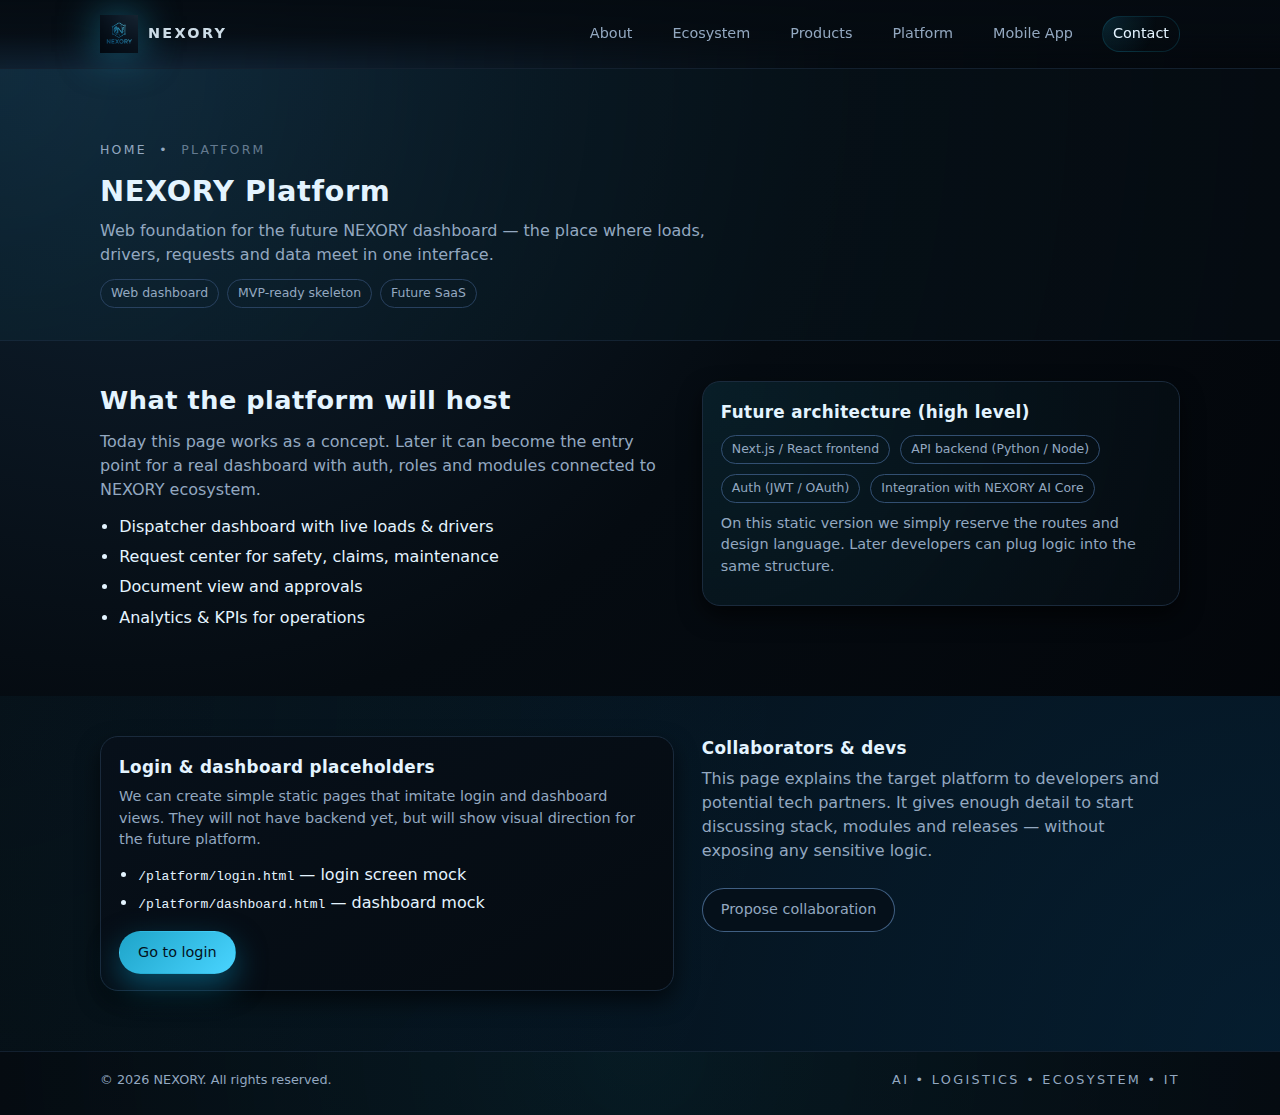
<file: platform/index.html>
<!DOCTYPE html>
<html lang="en">
<head>
  <meta charset="UTF-8" />
  <meta name="viewport" content="width=device-width, initial-scale=1.0" />
  <title>NEXORY Platform — Dashboard foundation</title>
  <link rel="stylesheet" href="../css/reset.css" />
  <link rel="stylesheet" href="../css/theme-nexory.css" />
</head>
<body>
  <!-- HEADER  -->
 <header class="nx-header">
  <div class="nx-container nx-header-inner">
    <a href="../index.html" class="nx-brand">
      <img src="../assets/img/logo/nexory-logo.png" alt="NEXORY logo" class="nx-logo" />
      <span class="nx-brand-text">NEXORY</span>
    </a>

    <nav class="nx-nav">
      <a href="../index.html#about" class="nx-nav-link">About</a>
      <a href="../index.html#ecosystem" class="nx-nav-link">Ecosystem</a>
      <a href="../products/index.html" class="nx-nav-link">Products</a>
      <a href="../platform/index.html" class="nx-nav-link">Platform</a>
      <a href="../mobile/index.html" class="nx-nav-link">Mobile App</a>
      <a href="../index.html#contact" class="nx-nav-link nx-nav-link--accent">Contact</a>
    </nav>

    <button class="nx-burger" aria-label="Toggle menu">
      <span></span><span></span><span></span>
    </button>
  </div>
</header>



  <!-- HERO -->
  <section class="nx-page-hero">
    <div class="nx-container">
      <div class="nx-breadcrumbs">
        <a href="../index.html">Home</a> &nbsp;•&nbsp; <span>Platform</span>
      </div>
      <h1 class="nx-page-title">NEXORY Platform</h1>
      <p class="nx-page-subtitle nx-section-text">
        Web foundation for the future NEXORY dashboard — the place where loads, drivers, requests
        and data meet in one interface.
      </p>
      <div class="nx-tags">
        <span class="nx-tag">Web dashboard</span>
        <span class="nx-tag">MVP-ready skeleton</span>
        <span class="nx-tag">Future SaaS</span>
      </div>
    </div>
  </section>

  <!-- CONTENT -->
  <main>
    <section class="nx-page-section">
      <div class="nx-container nx-grid-2">
        <div>
          <h2 class="nx-section-title">What the platform will host</h2>
          <p class="nx-section-text">
            Today this page works as a concept. Later it can become the entry point for a real
            dashboard with auth, roles and modules connected to NEXORY ecosystem.
          </p>
          <ul class="nx-list">
            <li>Dispatcher dashboard with live loads & drivers</li>
            <li>Request center for safety, claims, maintenance</li>
            <li>Document view and approvals</li>
            <li>Analytics & KPIs for operations</li>
          </ul>
        </div>

        <div class="nx-card nx-card-soft">
          <h3 class="nx-card-title">Future architecture (high level)</h3>
          <div class="nx-badge-grid" style="margin-top: 10px;">
            <span class="nx-badge">Next.js / React frontend</span>
            <span class="nx-badge">API backend (Python / Node)</span>
            <span class="nx-badge">Auth (JWT / OAuth)</span>
            <span class="nx-badge">Integration with NEXORY AI Core</span>
          </div>
          <p class="nx-card-text" style="margin-top: 10px;">
            On this static version we simply reserve the routes and design language. Later developers
            can plug logic into the same structure.
          </p>
        </div>
      </div>
    </section>

   <section class="nx-page-section nx-section-alt">
  <div class="nx-container nx-grid-2">
    <div class="nx-card">
      <h3 class="nx-card-title">Login & dashboard placeholders</h3>
      <p class="nx-card-text">
        We can create simple static pages that imitate login and dashboard views. They will not
        have backend yet, but will show visual direction for the future platform.
      </p>
      <ul class="nx-list nx-list-tight">
        <li><code>/platform/login.html</code> — login screen mock</li>
        <li><code>/platform/dashboard.html</code> — dashboard mock</li>
      </ul>
      <a href="./login.html" class="nx-btn nx-btn-primary" style="margin-top: 12px;">
        Go to login
      </a>
    </div>
    <div>
      <h3 class="nx-card-title">Collaborators & devs</h3>
      <p class="nx-section-text">
        This page explains the target platform to developers and potential tech partners. It
        gives enough detail to start discussing stack, modules and releases — without exposing
        any sensitive logic.
      </p>
      <a href="../index.html#contact" class="nx-btn nx-btn-ghost" style="margin-top: 12px;">
        Propose collaboration
      </a>
    </div>
  </div>
</section>

  </main>

  <!-- FOOTER  -->
  <footer class="nx-footer">
  <div class="nx-container nx-footer-inner">
    <span>© <span id="year"></span> NEXORY. All rights reserved.</span>
    <span class="nx-footer-meta">AI • Logistics • Ecosystem • IT</span>
  </div>
</footer>

<script>
  document.getElementById("year").textContent = new Date().getFullYear();

  const burger = document.querySelector(".nx-burger");
  const nav = document.querySelector(".nx-nav");
  if (burger) {
    burger.addEventListener("click", () => {
      burger.classList.toggle("is-open");
      nav.classList.toggle("is-open");
    });
  }
</script>

</body>
</html>
</file>
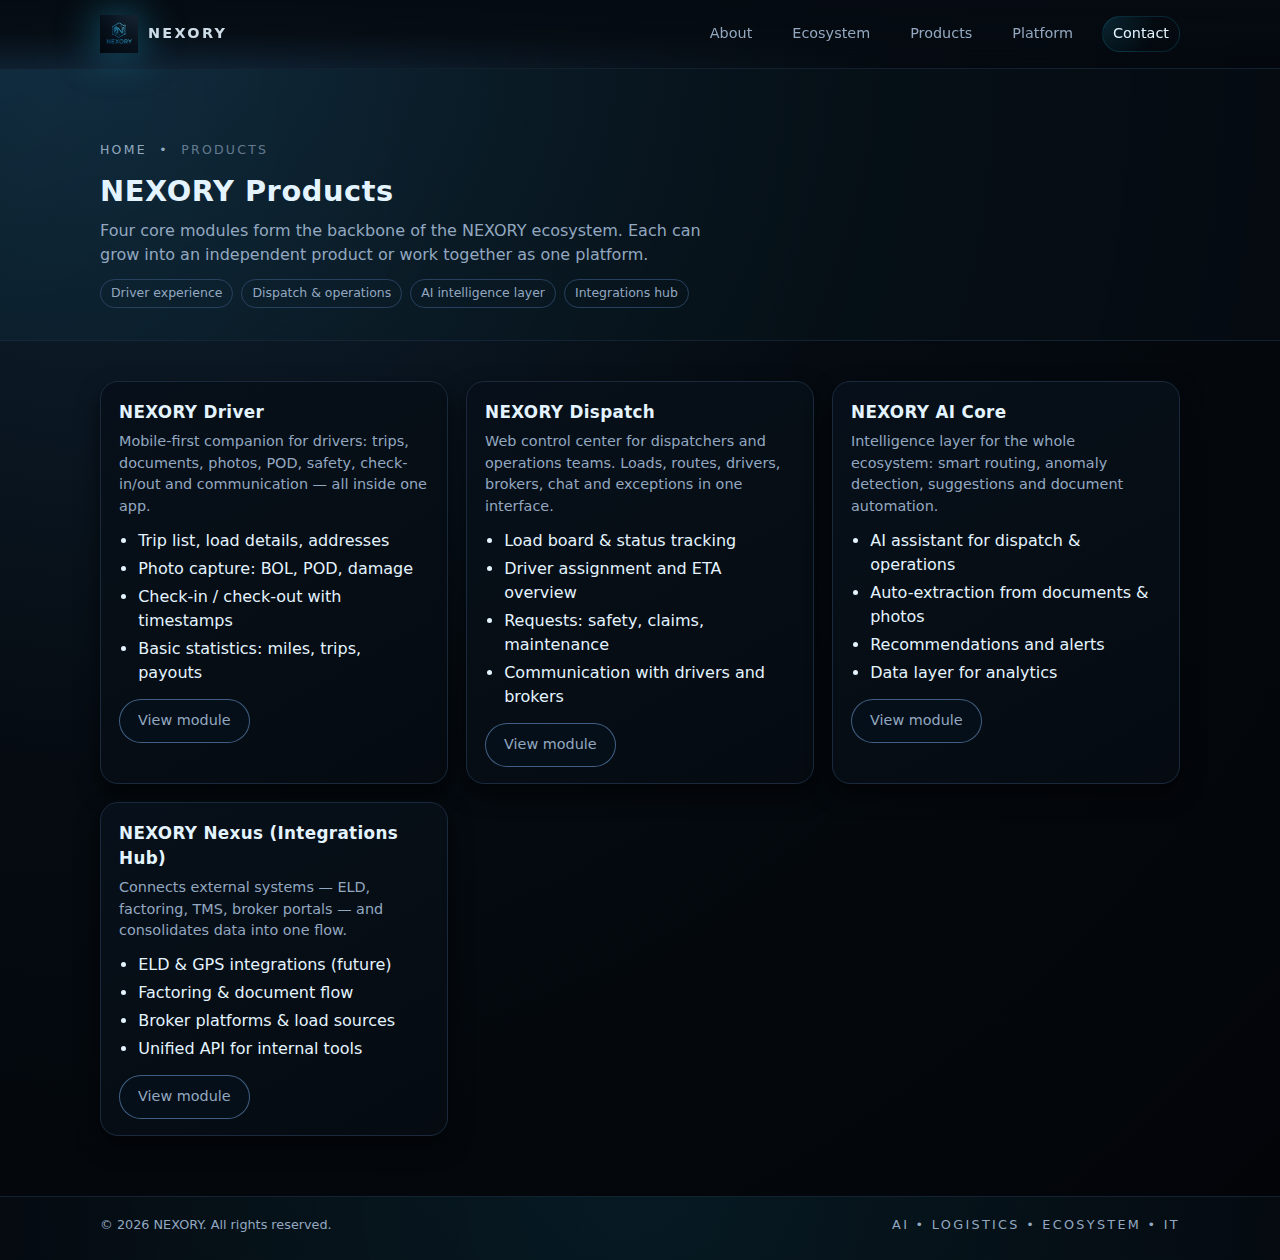
<file: products/index.html>
<!DOCTYPE html>
<html lang="en">
<head>
  <meta charset="UTF-8" />
  <meta name="viewport" content="width=device-width, initial-scale=1.0" />
  <title>NEXORY Products — Ecosystem Modules</title>
  <link rel="stylesheet" href="../css/reset.css" />
  <link rel="stylesheet" href="../css/theme-nexory.css" />
</head>
<body>
  <!-- HEADER  -->

  <header class="nx-header">
  <div class="nx-container nx-header-inner">
    <a href="../index.html" class="nx-brand">
      <img src="../assets/img/logo/nexory-logo.png" alt="NEXORY logo" class="nx-logo" />
      <span class="nx-brand-text">NEXORY</span>
    </a>

    <nav class="nx-nav">
      <a href="../index.html#about" class="nx-nav-link">About</a>
      <a href="../index.html#ecosystem" class="nx-nav-link">Ecosystem</a>
      <a href="../products/index.html" class="nx-nav-link">Products</a>
      <a href="../platform/index.html" class="nx-nav-link">Platform</a>
      <a href="../index.html#contact" class="nx-nav-link nx-nav-link--accent">Contact</a>
    </nav>

    <button class="nx-burger" aria-label="Toggle menu">
      <span></span><span></span><span></span>
    </button>
  </div>
</header>


  <!-- PAGE HERO -->
  <section class="nx-page-hero">
    <div class="nx-container">
      <div class="nx-breadcrumbs">
        <a href="../index.html">Home</a> &nbsp;•&nbsp; <span>Products</span>
      </div>
      <h1 class="nx-page-title">NEXORY Products</h1>
      <p class="nx-page-subtitle nx-section-text">
        Four core modules form the backbone of the NEXORY ecosystem. Each can grow into an
        independent product or work together as one platform.
      </p>
      <div class="nx-tags">
        <span class="nx-tag">Driver experience</span>
        <span class="nx-tag">Dispatch & operations</span>
        <span class="nx-tag">AI intelligence layer</span>
        <span class="nx-tag">Integrations hub</span>
      </div>
    </div>
  </section>

  <!-- PRODUCTS GRID -->
  <main>
    <section class="nx-page-section">
      <div class="nx-container nx-solutions-grid">
        <!-- Driver App -->
        <article class="nx-card">
          <h2 class="nx-card-title">NEXORY Driver</h2>
          <p class="nx-card-text">
            Mobile-first companion for drivers: trips, documents, photos, POD, safety, check-in/out
            and communication — all inside one app.
          </p>
          <ul class="nx-list nx-list-tight">
            <li>Trip list, load details, addresses</li>
            <li>Photo capture: BOL, POD, damage</li>
            <li>Check-in / check-out with timestamps</li>
            <li>Basic statistics: miles, trips, payouts</li>
          </ul>
          <a href="./driver-app.html" class="nx-btn nx-btn-ghost" style="margin-top: 10px;">
            View module
          </a>
        </article>

        <!-- Dispatch -->
        <article class="nx-card">
          <h2 class="nx-card-title">NEXORY Dispatch</h2>
          <p class="nx-card-text">
            Web control center for dispatchers and operations teams. Loads, routes, drivers,
            brokers, chat and exceptions in one interface.
          </p>
          <ul class="nx-list nx-list-tight">
            <li>Load board & status tracking</li>
            <li>Driver assignment and ETA overview</li>
            <li>Requests: safety, claims, maintenance</li>
            <li>Communication with drivers and brokers</li>
          </ul>
          <a href="./dispatch.html" class="nx-btn nx-btn-ghost" style="margin-top: 10px;">
            View module
          </a>
        </article>

        <!-- AI Core -->
        <article class="nx-card">
          <h2 class="nx-card-title">NEXORY AI Core</h2>
          <p class="nx-card-text">
            Intelligence layer for the whole ecosystem: smart routing, anomaly detection,
            suggestions and document automation.
          </p>
          <ul class="nx-list nx-list-tight">
            <li>AI assistant for dispatch & operations</li>
            <li>Auto-extraction from documents & photos</li>
            <li>Recommendations and alerts</li>
            <li>Data layer for analytics</li>
          </ul>
          <a href="./ai-core.html" class="nx-btn nx-btn-ghost" style="margin-top: 10px;">
            View module
          </a>
        </article>

        <!-- Nexus / Hub -->
        <article class="nx-card">
          <h2 class="nx-card-title">NEXORY Nexus (Integrations Hub)</h2>
          <p class="nx-card-text">
            Connects external systems — ELD, factoring, TMS, broker portals — and consolidates data
            into one flow.
          </p>
          <ul class="nx-list nx-list-tight">
            <li>ELD & GPS integrations (future)</li>
            <li>Factoring & document flow</li>
            <li>Broker platforms & load sources</li>
            <li>Unified API for internal tools</li>
          </ul>
          <a href="./hub.html" class="nx-btn nx-btn-ghost" style="margin-top: 10px;">
            View module
          </a>
        </article>
      </div>
    </section>
  </main>

  <!-- FOOTER  -->
 <footer class="nx-footer">
  <div class="nx-container nx-footer-inner">
    <span>© <span id="year"></span> NEXORY. All rights reserved.</span>
    <span class="nx-footer-meta">AI • Logistics • Ecosystem • IT</span>
  </div>
</footer>

<script>
  document.getElementById("year").textContent = new Date().getFullYear();

  const burger = document.querySelector(".nx-burger");
  const nav = document.querySelector(".nx-nav");
  if (burger) {
    burger.addEventListener("click", () => {
      burger.classList.toggle("is-open");
      nav.classList.toggle("is-open");
    });
  }
</script>

</body>
</html>
</file>
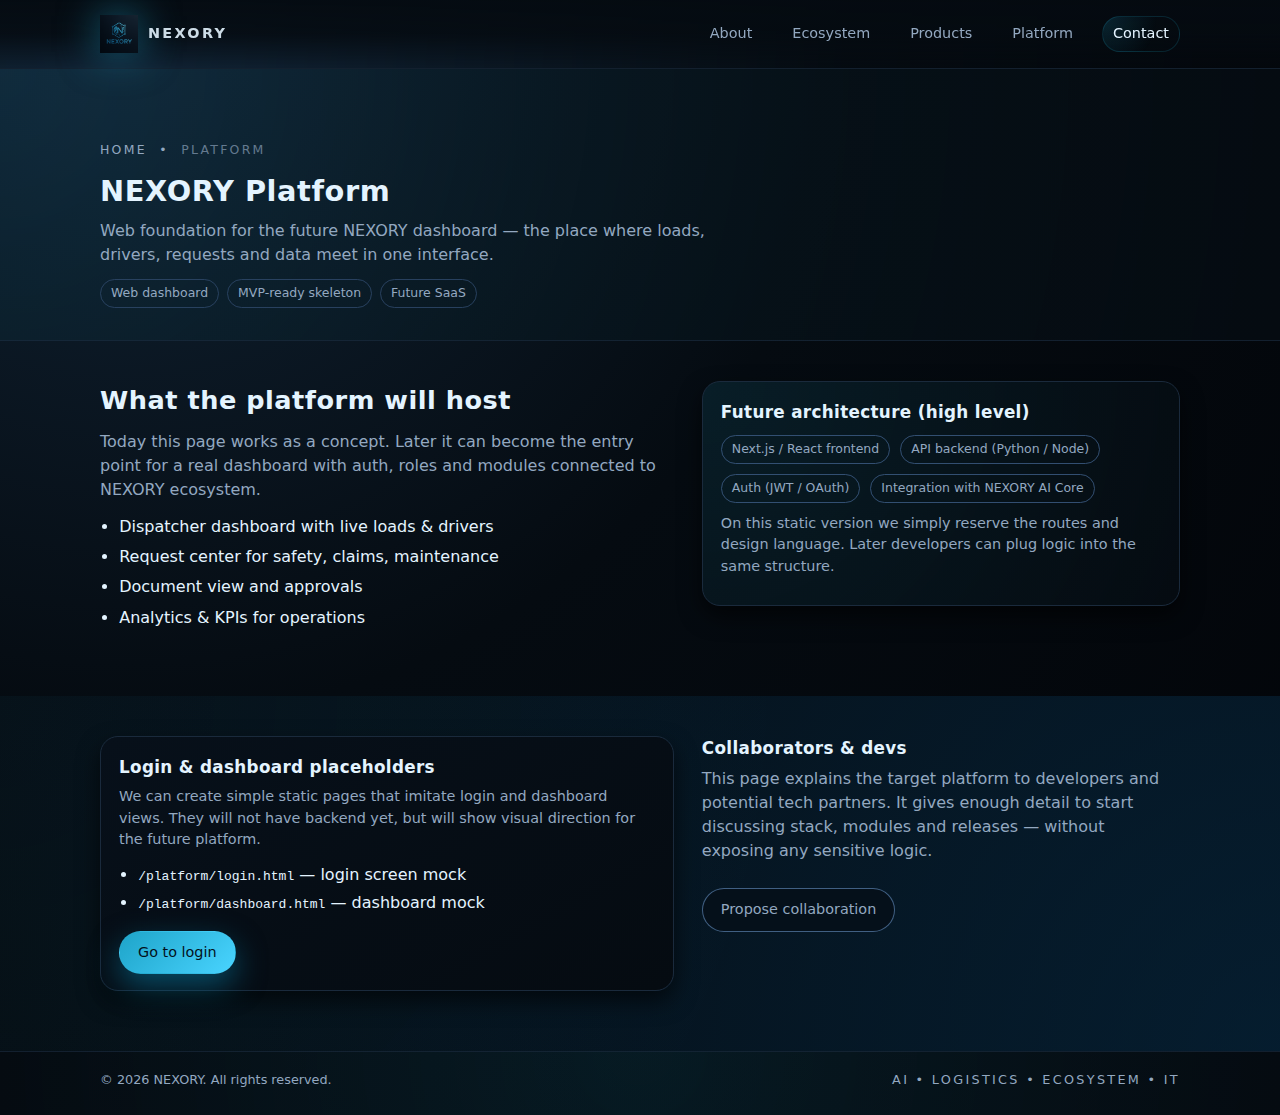
<file: nexory-website/platform/index.html>
<!DOCTYPE html>
<html lang="en">
<head>
  <meta charset="UTF-8" />
  <meta name="viewport" content="width=device-width, initial-scale=1.0" />
  <title>NEXORY Platform — Dashboard foundation</title>
  <link rel="stylesheet" href="../css/reset.css" />
  <link rel="stylesheet" href="../css/theme-nexory.css" />
</head>
<body>
  <!-- HEADER  -->
 <header class="nx-header">
  <div class="nx-container nx-header-inner">
    <a href="../index.html" class="nx-brand">
      <img src="../assets/img/logo/nexory-logo.png" alt="NEXORY logo" class="nx-logo" />
      <span class="nx-brand-text">NEXORY</span>
    </a>

    <nav class="nx-nav">
      <a href="../index.html#about" class="nx-nav-link">About</a>
      <a href="../index.html#ecosystem" class="nx-nav-link">Ecosystem</a>
      <a href="../products/index.html" class="nx-nav-link">Products</a>
      <a href="../platform/index.html" class="nx-nav-link">Platform</a>
      <a href="../index.html#contact" class="nx-nav-link nx-nav-link--accent">Contact</a>
    </nav>

    <button class="nx-burger" aria-label="Toggle menu">
      <span></span><span></span><span></span>
    </button>
  </div>
</header>



  <!-- HERO -->
  <section class="nx-page-hero">
    <div class="nx-container">
      <div class="nx-breadcrumbs">
        <a href="../index.html">Home</a> &nbsp;•&nbsp; <span>Platform</span>
      </div>
      <h1 class="nx-page-title">NEXORY Platform</h1>
      <p class="nx-page-subtitle nx-section-text">
        Web foundation for the future NEXORY dashboard — the place where loads, drivers, requests
        and data meet in one interface.
      </p>
      <div class="nx-tags">
        <span class="nx-tag">Web dashboard</span>
        <span class="nx-tag">MVP-ready skeleton</span>
        <span class="nx-tag">Future SaaS</span>
      </div>
    </div>
  </section>

  <!-- CONTENT -->
  <main>
    <section class="nx-page-section">
      <div class="nx-container nx-grid-2">
        <div>
          <h2 class="nx-section-title">What the platform will host</h2>
          <p class="nx-section-text">
            Today this page works as a concept. Later it can become the entry point for a real
            dashboard with auth, roles and modules connected to NEXORY ecosystem.
          </p>
          <ul class="nx-list">
            <li>Dispatcher dashboard with live loads & drivers</li>
            <li>Request center for safety, claims, maintenance</li>
            <li>Document view and approvals</li>
            <li>Analytics & KPIs for operations</li>
          </ul>
        </div>

        <div class="nx-card nx-card-soft">
          <h3 class="nx-card-title">Future architecture (high level)</h3>
          <div class="nx-badge-grid" style="margin-top: 10px;">
            <span class="nx-badge">Next.js / React frontend</span>
            <span class="nx-badge">API backend (Python / Node)</span>
            <span class="nx-badge">Auth (JWT / OAuth)</span>
            <span class="nx-badge">Integration with NEXORY AI Core</span>
          </div>
          <p class="nx-card-text" style="margin-top: 10px;">
            On this static version we simply reserve the routes and design language. Later developers
            can plug logic into the same structure.
          </p>
        </div>
      </div>
    </section>

   <section class="nx-page-section nx-section-alt">
  <div class="nx-container nx-grid-2">
    <div class="nx-card">
      <h3 class="nx-card-title">Login & dashboard placeholders</h3>
      <p class="nx-card-text">
        We can create simple static pages that imitate login and dashboard views. They will not
        have backend yet, but will show visual direction for the future platform.
      </p>
      <ul class="nx-list nx-list-tight">
        <li><code>/platform/login.html</code> — login screen mock</li>
        <li><code>/platform/dashboard.html</code> — dashboard mock</li>
      </ul>
      <a href="./login.html" class="nx-btn nx-btn-primary" style="margin-top: 12px;">
        Go to login
      </a>
    </div>
    <div>
      <h3 class="nx-card-title">Collaborators & devs</h3>
      <p class="nx-section-text">
        This page explains the target platform to developers and potential tech partners. It
        gives enough detail to start discussing stack, modules and releases — without exposing
        any sensitive logic.
      </p>
      <a href="../index.html#contact" class="nx-btn nx-btn-ghost" style="margin-top: 12px;">
        Propose collaboration
      </a>
    </div>
  </div>
</section>

  </main>

  <!-- FOOTER  -->
  <footer class="nx-footer">
  <div class="nx-container nx-footer-inner">
    <span>© <span id="year"></span> NEXORY. All rights reserved.</span>
    <span class="nx-footer-meta">AI • Logistics • Ecosystem • IT</span>
  </div>
</footer>

<script>
  document.getElementById("year").textContent = new Date().getFullYear();

  const burger = document.querySelector(".nx-burger");
  const nav = document.querySelector(".nx-nav");
  if (burger) {
    burger.addEventListener("click", () => {
      burger.classList.toggle("is-open");
      nav.classList.toggle("is-open");
    });
  }
</script>

</body>
</html>
</file>
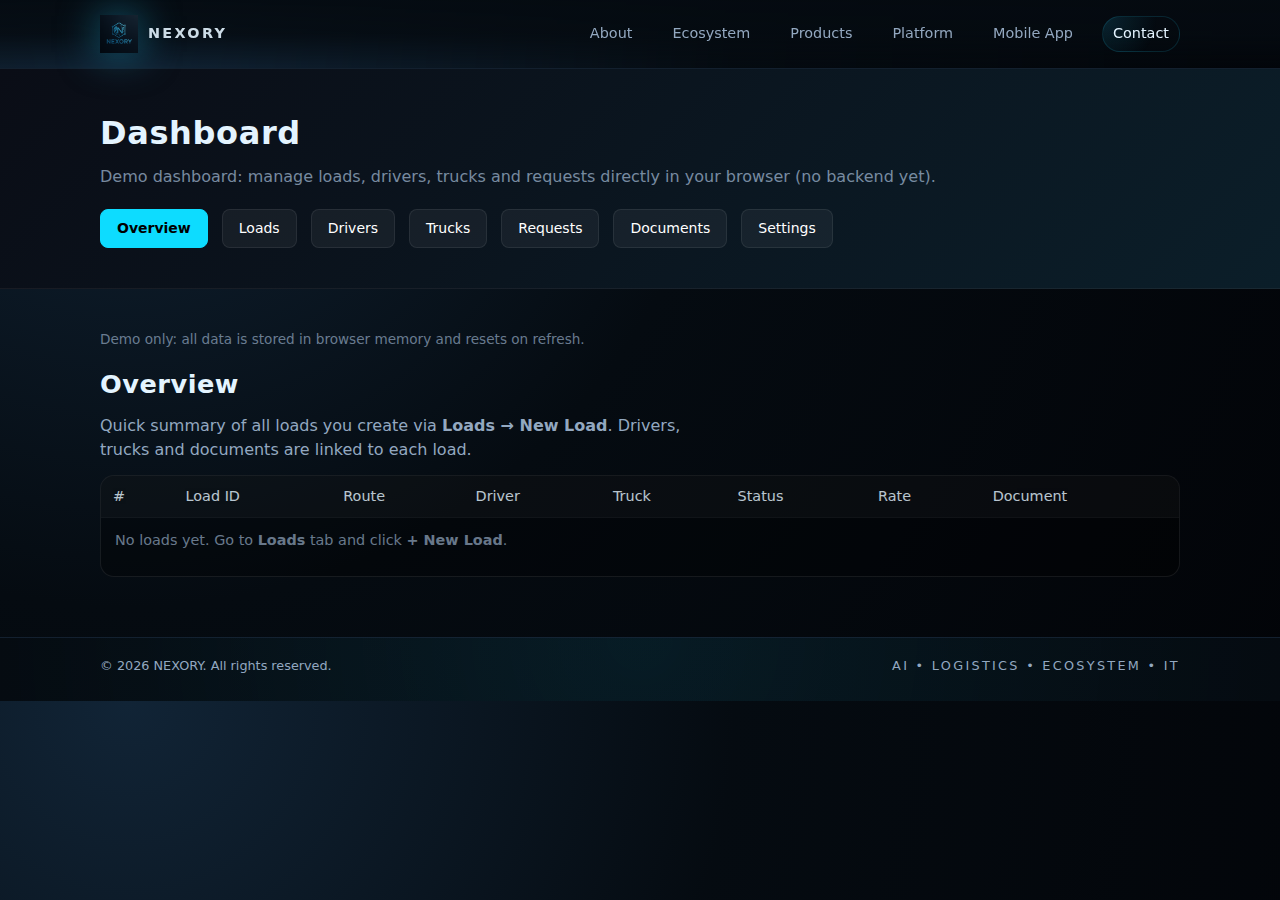
<file: platform/dashboard.html>
<!DOCTYPE html>
<html lang="en">
<head>
  <meta charset="UTF-8" />
  <meta name="viewport" content="width=device-width, initial-scale=1.0" />
  <title>NEXORY Platform — Dashboard</title>
  <link rel="stylesheet" href="../css/reset.css" />
  <link rel="stylesheet" href="../css/theme-nexory.css" />
</head>
<body>

  <!-- HEADER -->
  <header class="nx-header">
    <div class="nx-container nx-header-inner">
      <a href="../index.html" class="nx-brand">
        <img src="../assets/img/logo/nexory-logo.png" alt="NEXORY logo" class="nx-logo" />
        <span class="nx-brand-text">NEXORY</span>
      </a>

      <nav class="nx-nav">
        <a href="../index.html#about" class="nx-nav-link">About</a>
        <a href="../index.html#ecosystem" class="nx-nav-link">Ecosystem</a>
        <a href="../products/index.html" class="nx-nav-link">Products</a>
        <a href="../platform/index.html" class="nx-nav-link">Platform</a>
        <a href="../mobile/index.html" class="nx-nav-link">Mobile App</a>
        <a href="../index.html#contact" class="nx-nav-link nx-nav-link--accent">Contact</a>
      </nav>

      <button class="nx-burger" aria-label="Toggle menu">
        <span></span><span></span><span></span>
      </button>
    </div>
  </header>

  <!-- DASHBOARD HEADER -->
  <section class="nx-dashboard-header">
    <div class="nx-container">
      <h1 class="nx-dashboard-title">Dashboard</h1>
      <p class="nx-dashboard-subtitle">
        Demo dashboard: manage loads, drivers, trucks and requests directly in your browser
        (no backend yet).
      </p>

      <div class="nx-dashboard-nav">
        <a href="#" class="nx-dash-tab nx-dash-tab--active" data-tab="overview">Overview</a>
        <a href="#" class="nx-dash-tab" data-tab="loads">Loads</a>
        <a href="#" class="nx-dash-tab" data-tab="drivers">Drivers</a>
        <a href="#" class="nx-dash-tab" data-tab="trucks">Trucks</a>
        <a href="#" class="nx-dash-tab" data-tab="requests">Requests</a>
        <a href="#" class="nx-dash-tab" data-tab="documents">Documents</a>
        <a href="#" class="nx-dash-tab" data-tab="settings">Settings</a>
      </div>
    </div>
  </section>

  <!-- DASHBOARD CONTENT -->
  <main>
    <section class="nx-page-section">
      <div class="nx-container">

        <p class="nx-dashboard-hint" style="margin-bottom: 16px;">
          Demo only: all data is stored in browser memory and resets on refresh.
        </p>

        <div class="nx-dashboard-panels">

          <!-- OVERVIEW PANEL -->
          <div class="nx-dashboard-panel is-active" data-panel="overview">
            <h2 class="nx-section-title">Overview</h2>
            <p class="nx-section-text">
              Quick summary of all loads you create via <strong>Loads → New Load</strong>.
              Drivers, trucks and documents are linked to each load.
            </p>

            <div class="nx-table-wrapper">
              <table class="nx-table">
                <thead>
                  <tr>
                    <th>#</th>
                    <th>Load ID</th>
                    <th>Route</th>
                    <th>Driver</th>
                    <th>Truck</th>
                    <th>Status</th>
                    <th>Rate</th>
                    <th>Document</th>
                  </tr>
                </thead>
                <tbody id="loads-table-overview"></tbody>
              </table>
              <p class="nx-table-empty" id="loads-empty-overview">
                No loads yet. Go to <strong>Loads</strong> tab and click <strong>+ New Load</strong>.
              </p>
            </div>
          </div>

          <!-- LOADS PANEL -->
          <div class="nx-dashboard-panel" data-panel="loads">
            <div class="nx-dashboard-topbar" style="margin-top: 0;">
              <h2 class="nx-section-title" style="margin-bottom: 0;">Loads</h2>
              <button class="nx-btn nx-btn-primary" id="new-load-btn">+ New Load</button>
            </div>
            <p class="nx-section-text">
              Detailed list of all loads created in this session.
            </p>

            <div class="nx-table-wrapper">
              <table class="nx-table">
                <thead>
                  <tr>
                    <th>#</th>
                    <th>Load ID</th>
                    <th>Pickup</th>
                    <th>Delivery</th>
                    <th>Driver</th>
                    <th>Truck</th>
                    <th>Status</th>
                    <th>Rate</th>
                  </tr>
                </thead>
                <tbody id="loads-table-loads"></tbody>
              </table>
              <p class="nx-table-empty" id="loads-empty-loads">
                No loads yet. Use <strong>+ New Load</strong> to create one.
              </p>
            </div>
          </div>

          <!-- DRIVERS PANEL -->
          <div class="nx-dashboard-panel" data-panel="drivers">
            <div class="nx-dashboard-topbar" style="margin-top: 0;">
              <h2 class="nx-section-title" style="margin-bottom: 0;">Drivers</h2>
              <button class="nx-btn nx-btn-primary" id="new-driver-btn">+ Add new driver</button>
            </div>
            <p class="nx-section-text">
              Drivers created here can be assigned to loads and trucks.
            </p>

            <div class="nx-table-wrapper">
              <table class="nx-table">
                <thead>
                  <tr>
                    <th>#</th>
                    <th>Name</th>
                    <th>DL number</th>
                    <th>State</th>
                    <th>Phone</th>
                    <th>Email</th>
                  </tr>
                </thead>
                <tbody id="drivers-table-body"></tbody>
              </table>
              <p class="nx-table-empty" id="drivers-empty">
                No drivers yet. Click <strong>+ Add new driver</strong> to create one.
              </p>
            </div>
          </div>

          <!-- TRUCKS PANEL -->
          <div class="nx-dashboard-panel" data-panel="trucks">
            <div class="nx-dashboard-topbar" style="margin-top: 0;">
              <h2 class="nx-section-title" style="margin-bottom: 0;">Trucks</h2>
              <button class="nx-btn nx-btn-primary" id="new-truck-btn">+ Add new truck</button>
            </div>
            <p class="nx-section-text">
              Basic truck list with assigned driver. Later this area can grow into full fleet module.
            </p>

            <div class="nx-table-wrapper">
              <table class="nx-table">
                <thead>
                  <tr>
                    <th>#</th>
                    <th>Truck #</th>
                    <th>Model</th>
                    <th>Year</th>
                    <th>Plate</th>
                    <th>Driver</th>
                  </tr>
                </thead>
                <tbody id="trucks-table-body"></tbody>
              </table>
              <p class="nx-table-empty" id="trucks-empty">
                No trucks yet. Click <strong>+ Add new truck</strong> to create one.
              </p>
            </div>
          </div>

          <!-- REQUESTS PANEL -->
          <div class="nx-dashboard-panel" data-panel="requests">
            <div class="nx-dashboard-topbar" style="margin-top: 0;">
              <h2 class="nx-section-title" style="margin-bottom: 0;">Requests</h2>
              <button class="nx-btn nx-btn-primary" id="new-request-btn">+ New request</button>
            </div>
            <p class="nx-section-text">
              Simple demo of a request center (safety, claims, maintenance, accounting). In a real
              platform this would sync with chats and departments.
            </p>

            <div class="nx-table-wrapper">
              <table class="nx-table">
                <thead>
                  <tr>
                    <th>#</th>
                    <th>Type</th>
                    <th>Load ID</th>
                    <th>Status</th>
                    <th>Notes</th>
                  </tr>
                </thead>
                <tbody id="requests-table-body"></tbody>
              </table>
              <p class="nx-table-empty" id="requests-empty">
                No requests yet. Click <strong>+ New request</strong> to simulate one.
              </p>
            </div>
          </div>

          <!-- DOCUMENTS PANEL -->
          <div class="nx-dashboard-panel" data-panel="documents">
            <h2 class="nx-section-title">Documents</h2>
            <p class="nx-section-text">
              Each load can have one attached document (ratecon, BOL, POD). In this demo we store
              only the file name — real upload will appear when backend is connected.
            </p>
            <p class="nx-section-text">
              Use the <strong>Document</strong> column in Overview / Loads to see which loads have
              a file attached.
            </p>
          </div>

          <!-- SETTINGS PANEL -->
          <div class="nx-dashboard-panel" data-panel="settings">
            <h2 class="nx-section-title">Settings (concept)</h2>
            <p class="nx-section-text">
              This section sketches how settings could look in a real NEXORY Platform:
            </p>
            <ul class="nx-list nx-list-tight">
              <li><strong>General:</strong> company profile, time zone, currency, units.</li>
              <li><strong>Roles & permissions:</strong> dispatch, accounting, safety, read-only.</li>
              <li><strong>Notifications:</strong> which events trigger email / SMS / push.</li>
              <li><strong>Integrations:</strong> ELD, TMS, factoring, broker portals, NEXORY Bot.</li>
              <li><strong>Data & audit:</strong> export, logs, retention policies.</li>
            </ul>
          </div>

        </div>
      </div>
    </section>
  </main>

  <!-- MODAL: NEW LOAD -->
  <div class="nx-modal-backdrop" id="load-modal">
    <div class="nx-modal" role="dialog" aria-modal="true" aria-labelledby="load-modal-title">
      <div class="nx-modal-header">
        <h2 id="load-modal-title">New Load (demo)</h2>
        <button class="nx-modal-close" type="button" id="load-modal-close" aria-label="Close">
          &times;
        </button>
      </div>

      <form id="load-form" class="nx-modal-body">
        <div class="nx-field-row">
          <div class="nx-field">
            <label for="load-id">Load ID</label>
            <input id="load-id" name="loadId" type="text" placeholder="e.g. NXR-1001" required />
          </div>
          <div class="nx-field">
            <label for="status">Status</label>
            <select id="status" name="status">
              <option value="Planned">Planned</option>
              <option value="Dispatched">Dispatched</option>
              <option value="In transit">In transit</option>
              <option value="Delivered">Delivered</option>
            </select>
          </div>
        </div>

        <div class="nx-field-row">
          <div class="nx-field">
            <label for="pickup">Pickup location</label>
            <input id="pickup" name="pickup" type="text" placeholder="City, ST" required />
          </div>
          <div class="nx-field">
            <label for="delivery">Delivery location</label>
            <input id="delivery" name="delivery" type="text" placeholder="City, ST" required />
          </div>
        </div>

        <div class="nx-field-row">
          <div class="nx-field">
            <label for="pickup-date">Pickup date</label>
            <input id="pickup-date" name="pickupDate" type="date" />
          </div>
          <div class="nx-field">
            <label for="delivery-date">Delivery date</label>
            <input id="delivery-date" name="deliveryDate" type="date" />
          </div>
        </div>

        <div class="nx-field-row">
          <div class="nx-field">
            <label for="driver-select">Driver</label>
            <select id="driver-select" name="driverId"></select>
            <p class="nx-field-hint">
              Drivers are managed on the <strong>Drivers</strong> tab.
            </p>
          </div>
          <div class="nx-field">
            <label for="truck-select">Truck</label>
            <select id="truck-select" name="truckId"></select>
            <p class="nx-field-hint">
              Trucks are managed on the <strong>Trucks</strong> tab.
            </p>
          </div>
        </div>

        <div class="nx-field-row">
          <div class="nx-field">
            <label for="rate">Rate / payout ($)</label>
            <input id="rate" name="rate" type="number" min="0" step="0.01" placeholder="e.g. 1800" />
          </div>
          <div class="nx-field">
            <!-- пустой блок для выравнивания, можно потом использовать под miles -->
          </div>
        </div>

        <div class="nx-field">
          <label for="document">Document (ratecon / BOL / POD)</label>
          <input id="document" name="document" type="file" />
          <p class="nx-field-hint">
            In this demo file is not uploaded — only file name is stored in memory.
          </p>
        </div>

        <div class="nx-modal-footer">
          <button type="button" class="nx-btn nx-btn-ghost" id="load-modal-cancel">
            Cancel
          </button>
          <button type="submit" class="nx-btn nx-btn-primary">
            Save load
          </button>
        </div>
      </form>
    </div>
  </div>

  <!-- MODAL: NEW DRIVER -->
  <div class="nx-modal-backdrop" id="driver-modal">
    <div class="nx-modal" role="dialog" aria-modal="true" aria-labelledby="driver-modal-title">
      <div class="nx-modal-header">
        <h2 id="driver-modal-title">Add new driver</h2>
        <button class="nx-modal-close" type="button" id="driver-modal-close" aria-label="Close">
          &times;
        </button>
      </div>

      <form id="driver-form" class="nx-modal-body">
        <div class="nx-field-row">
          <div class="nx-field">
            <label for="driver-first-name">First name</label>
            <input id="driver-first-name" name="firstName" type="text" required />
          </div>
          <div class="nx-field">
            <label for="driver-last-name">Last name</label>
            <input id="driver-last-name" name="lastName" type="text" required />
          </div>
        </div>

        <div class="nx-field-row">
          <div class="nx-field">
            <label for="driver-dl">Driving licence number</label>
            <input id="driver-dl" name="dlNumber" type="text" />
          </div>
          <div class="nx-field">
            <label for="driver-state">State</label>
            <input id="driver-state" name="state" type="text" placeholder="e.g. IL" />
          </div>
        </div>

        <div class="nx-field-row">
          <div class="nx-field">
            <label for="driver-phone">Phone</label>
            <input id="driver-phone" name="phone" type="text" />
          </div>
          <div class="nx-field">
            <label for="driver-email">Email</label>
            <input id="driver-email" name="email" type="email" />
          </div>
        </div>

        <div class="nx-modal-footer">
          <button type="button" class="nx-btn nx-btn-ghost" id="driver-modal-cancel">
            Cancel
          </button>
          <button type="submit" class="nx-btn nx-btn-primary">
            Save driver
          </button>
        </div>
      </form>
    </div>
  </div>

  <!-- MODAL: NEW TRUCK -->
  <div class="nx-modal-backdrop" id="truck-modal">
    <div class="nx-modal" role="dialog" aria-modal="true" aria-labelledby="truck-modal-title">
      <div class="nx-modal-header">
        <h2 id="truck-modal-title">Add new truck</h2>
        <button class="nx-modal-close" type="button" id="truck-modal-close" aria-label="Close">
          &times;
        </button>
      </div>

      <form id="truck-form" class="nx-modal-body">
        <div class="nx-field-row">
          <div class="nx-field">
            <label for="truck-number">Truck #</label>
            <input id="truck-number" name="truckNumber" type="text" placeholder="e.g. 123456" required />
          </div>
          <div class="nx-field">
            <label for="truck-model">Model</label>
            <input id="truck-model" name="model" type="text" placeholder="e.g. Volvo VNL 760" />
          </div>
        </div>

        <div class="nx-field-row">
          <div class="nx-field">
            <label for="truck-year">Year</label>
            <input id="truck-year" name="year" type="number" min="1980" max="2100" />
          </div>
          <div class="nx-field">
            <label for="truck-plate">Plate</label>
            <input id="truck-plate" name="plate" type="text" />
          </div>
        </div>

        <div class="nx-field">
          <label for="truck-driver-select">Driver</label>
          <select id="truck-driver-select" name="driverId"></select>
          <p class="nx-field-hint">
            Optional: assign driver to this truck.
          </p>
        </div>

        <div class="nx-modal-footer">
          <button type="button" class="nx-btn nx-btn-ghost" id="truck-modal-cancel">
            Cancel
          </button>
          <button type="submit" class="nx-btn nx-btn-primary">
            Save truck
          </button>
        </div>
      </form>
    </div>
  </div>

  <!-- MODAL: NEW REQUEST -->
  <div class="nx-modal-backdrop" id="request-modal">
    <div class="nx-modal" role="dialog" aria-modal="true" aria-labelledby="request-modal-title">
      <div class="nx-modal-header">
        <h2 id="request-modal-title">New request (demo)</h2>
        <button class="nx-modal-close" type="button" id="request-modal-close" aria-label="Close">
          &times;
        </button>
      </div>

      <form id="request-form" class="nx-modal-body">
        <div class="nx-field-row">
          <div class="nx-field">
            <label for="request-type">Type</label>
            <select id="request-type" name="type">
              <option value="Safety">Safety</option>
              <option value="Claims">Claims</option>
              <option value="Maintenance">Maintenance</option>
              <option value="Accounting">Accounting</option>
              <option value="Other">Other</option>
            </select>
          </div>
          <div class="nx-field">
            <label for="request-load-id">Load ID (optional)</label>
            <input id="request-load-id" name="loadId" type="text" placeholder="e.g. NXR-1001" />
          </div>
        </div>

        <div class="nx-field">
          <label for="request-notes">Notes</label>
          <textarea id="request-notes" name="notes" rows="3"
            placeholder="Short description of the issue"></textarea>
        </div>

        <div class="nx-modal-footer">
          <button type="button" class="nx-btn nx-btn-ghost" id="request-modal-cancel">
            Cancel
          </button>
          <button type="submit" class="nx-btn nx-btn-primary">
            Save request
          </button>
        </div>
      </form>
    </div>
  </div>

  <!-- FOOTER -->
  <footer class="nx-footer">
    <div class="nx-container nx-footer-inner">
      <span>© <span id="year"></span> NEXORY. All rights reserved.</span>
      <span class="nx-footer-meta">AI • Logistics • Ecosystem • IT</span>
    </div>
  </footer>

  <script>
    // Year in footer
    document.getElementById("year").textContent = new Date().getFullYear();

    // Burger menu
    const burger = document.querySelector(".nx-burger");
    const nav = document.querySelector(".nx-nav");
    if (burger) {
      burger.addEventListener("click", () => {
        burger.classList.toggle("is-open");
        nav.classList.toggle("is-open");
      });
    }

    // Tabs
    const tabs = document.querySelectorAll(".nx-dash-tab");
    const panels = document.querySelectorAll(".nx-dashboard-panel");
    tabs.forEach((tab) => {
      tab.addEventListener("click", (e) => {
        e.preventDefault();
        const target = tab.dataset.tab;
        if (!target) return;
        tabs.forEach((t) => t.classList.remove("nx-dash-tab--active"));
        tab.classList.add("nx-dash-tab--active");
        panels.forEach((panel) => {
          panel.classList.toggle("is-active", panel.dataset.panel === target);
        });
      });
    });

    // In-memory stores
    const loads = [];
    const drivers = [];
    const trucks = [];
    const requests = [];
    let driverIdCounter = 1;
    let truckIdCounter = 1;
    let requestIdCounter = 1;

    // --- DOM references ---

    // Loads
    const tableOverview = document.getElementById("loads-table-overview");
    const tableLoads = document.getElementById("loads-table-loads");
    const emptyOverview = document.getElementById("loads-empty-overview");
    const emptyLoads = document.getElementById("loads-empty-loads");

    // Drivers
    const driversTableBody = document.getElementById("drivers-table-body");
    const driversEmpty = document.getElementById("drivers-empty");
    const driverSelectLoad = document.getElementById("driver-select");
    const driverSelectTruck = document.getElementById("truck-driver-select");

    // Trucks
    const trucksTableBody = document.getElementById("trucks-table-body");
    const trucksEmpty = document.getElementById("trucks-empty");
    const truckSelectLoad = document.getElementById("truck-select");

    // Requests
    const requestsTableBody = document.getElementById("requests-table-body");
    const requestsEmpty = document.getElementById("requests-empty");

    // --- render functions ---

    function renderDrivers() {
      if (!driversTableBody || !driversEmpty) return;
      driversTableBody.innerHTML = "";

      // clear selects
      if (driverSelectLoad) driverSelectLoad.innerHTML = "";
      if (driverSelectTruck) driverSelectTruck.innerHTML = "";

      if (!drivers.length) {
        driversEmpty.style.display = "block";

        if (driverSelectLoad) {
          const opt = document.createElement("option");
          opt.value = "";
          opt.textContent = "No drivers yet (add on Drivers tab)";
          opt.disabled = true;
          opt.selected = true;
          driverSelectLoad.appendChild(opt);
          driverSelectLoad.disabled = true;
        }
        if (driverSelectTruck) {
          const opt = document.createElement("option");
          opt.value = "";
          opt.textContent = "No drivers yet";
          opt.disabled = true;
          opt.selected = true;
          driverSelectTruck.appendChild(opt);
          driverSelectTruck.disabled = true;
        }
        return;
      }

      driversEmpty.style.display = "none";

      drivers.forEach((d, index) => {
        const tr = document.createElement("tr");
        tr.innerHTML = `
          <td>${index + 1}</td>
          <td>${d.firstName} ${d.lastName}</td>
          <td>${d.dlNumber || "—"}</td>
          <td>${d.state || "—"}</td>
          <td>${d.phone || "—"}</td>
          <td>${d.email || "—"}</td>
        `;
        driversTableBody.appendChild(tr);

        const opt1 = document.createElement("option");
        opt1.value = String(d.id);
        opt1.textContent = `${d.firstName} ${d.lastName}`;
        if (driverSelectLoad) driverSelectLoad.appendChild(opt1);

        const opt2 = document.createElement("option");
        opt2.value = String(d.id);
        opt2.textContent = `${d.firstName} ${d.lastName}`;
        if (driverSelectTruck) driverSelectTruck.appendChild(opt2);
      });

      if (driverSelectLoad) driverSelectLoad.disabled = false;
      if (driverSelectTruck) driverSelectTruck.disabled = false;
    }

    function renderTrucks() {
      if (!trucksTableBody || !trucksEmpty) return;
      trucksTableBody.innerHTML = "";
      if (truckSelectLoad) truckSelectLoad.innerHTML = "";

      if (!trucks.length) {
        trucksEmpty.style.display = "block";
        if (truckSelectLoad) {
          const opt = document.createElement("option");
          opt.value = "";
          opt.textContent = "No trucks yet (add on Trucks tab)";
          opt.disabled = true;
          opt.selected = true;
          truckSelectLoad.appendChild(opt);
          truckSelectLoad.disabled = true;
        }
        return;
      }

      trucksEmpty.style.display = "none";

      trucks.forEach((t, index) => {
        const driverName = t.driver ? `${t.driver.firstName} ${t.driver.lastName}` : "—";
        const tr = document.createElement("tr");
        tr.innerHTML = `
          <td>${index + 1}</td>
          <td>${t.truckNumber || "—"}</td>
          <td>${t.model || "—"}</td>
          <td>${t.year || "—"}</td>
          <td>${t.plate || "—"}</td>
          <td>${driverName}</td>
        `;
        trucksTableBody.appendChild(tr);

        const opt = document.createElement("option");
        opt.value = String(t.id);
        opt.textContent = t.truckNumber || t.model || `Truck ${t.id}`;
        if (truckSelectLoad) truckSelectLoad.appendChild(opt);
      });

      if (truckSelectLoad) truckSelectLoad.disabled = false;
    }

    function renderLoads() {
      if (!tableOverview || !tableLoads || !emptyOverview || !emptyLoads) return;
      tableOverview.innerHTML = "";
      tableLoads.innerHTML = "";

      if (!loads.length) {
        emptyOverview.style.display = "block";
        emptyLoads.style.display = "block";
        return;
      }

      emptyOverview.style.display = "none";
      emptyLoads.style.display = "none";

      loads.forEach((load, index) => {
        const driverName = load.driver ? `${load.driver.firstName} ${load.driver.lastName}` : "—";
        const truckLabel =
          load.truck && (load.truck.truckNumber || load.truck.model)
            ? `${load.truck.truckNumber || ""} ${load.truck.model || ""}`.trim()
            : "—";
        const rate = load.rate ? `$${load.rate}` : "—";

        // Overview row
        const tr1 = document.createElement("tr");
        tr1.innerHTML = `
          <td>${index + 1}</td>
          <td>${load.loadId || "—"}</td>
          <td>
            <div class="nx-cell-main">${load.pickup || "—"} → ${load.delivery || "—"}</div>
            <div class="nx-cell-sub">
              ${load.pickupDate || "?"} — ${load.deliveryDate || "?"}
            </div>
          </td>
          <td>${driverName}</td>
          <td>${truckLabel}</td>
          <td>
            <span class="nx-status-pill nx-status-${(load.status || "Planned")
              .toLowerCase()
              .replace(/\s+/g, "-")}">
              ${load.status || "Planned"}
            </span>
          </td>
          <td>${rate}</td>
          <td>${
            load.documentName
              ? `<span class="nx-doc-pill" title="${load.documentName}">${load.documentName}</span>`
              : "—"
          }</td>
        `;
        tableOverview.appendChild(tr1);

        // Loads tab row
        const tr2 = document.createElement("tr");
        tr2.innerHTML = `
          <td>${index + 1}</td>
          <td>${load.loadId || "—"}</td>
          <td>${load.pickup || "—"}</td>
          <td>${load.delivery || "—"}</td>
          <td>${driverName}</td>
          <td>${truckLabel}</td>
          <td>${load.status || "Planned"}</td>
          <td>${rate}</td>
        `;
        tableLoads.appendChild(tr2);
      });
    }

    function renderRequests() {
      if (!requestsTableBody || !requestsEmpty) return;
      requestsTableBody.innerHTML = "";

      if (!requests.length) {
        requestsEmpty.style.display = "block";
        return;
      }

      requestsEmpty.style.display = "none";

      requests.forEach((r, index) => {
        const tr = document.createElement("tr");
        tr.innerHTML = `
          <td>${index + 1}</td>
          <td>${r.type}</td>
          <td>${r.loadId || "—"}</td>
          <td>
            <span class="nx-status-pill nx-status-planned">Open</span>
          </td>
          <td>${r.notes || "—"}</td>
        `;
        requestsTableBody.appendChild(tr);
      });
    }

    // --- modal helpers ---

    function setupModal(openBtn, backdrop, closeBtn, cancelBtn) {
      if (!backdrop) return;
      const open = () => {
        backdrop.classList.add("is-open");
        document.body.classList.add("nx-modal-open");
      };
      const close = () => {
        backdrop.classList.remove("is-open");
        document.body.classList.remove("nx-modal-open");
      };
      if (openBtn) openBtn.addEventListener("click", open);
      if (closeBtn) closeBtn.addEventListener("click", close);
      if (cancelBtn) cancelBtn.addEventListener("click", close);
      backdrop.addEventListener("click", (e) => {
        if (e.target === backdrop) close();
      });
      return { open, close };
    }

    // Load modal
    const loadModal = document.getElementById("load-modal");
    const loadModalControl = setupModal(
      document.getElementById("new-load-btn"),
      loadModal,
      document.getElementById("load-modal-close"),
      document.getElementById("load-modal-cancel")
    );
    const loadForm = document.getElementById("load-form");

    // Driver modal
    const driverModal = document.getElementById("driver-modal");
    const driverModalControl = setupModal(
      document.getElementById("new-driver-btn"),
      driverModal,
      document.getElementById("driver-modal-close"),
      document.getElementById("driver-modal-cancel")
    );
    const driverForm = document.getElementById("driver-form");

    // Truck modal
    const truckModal = document.getElementById("truck-modal");
    const truckModalControl = setupModal(
      document.getElementById("new-truck-btn"),
      truckModal,
      document.getElementById("truck-modal-close"),
      document.getElementById("truck-modal-cancel")
    );
    const truckForm = document.getElementById("truck-form");

    // Request modal
    const requestModal = document.getElementById("request-modal");
    const requestModalControl = setupModal(
      document.getElementById("new-request-btn"),
      requestModal,
      document.getElementById("request-modal-close"),
      document.getElementById("request-modal-cancel")
    );
    const requestForm = document.getElementById("request-form");

    // --- form submits ---

    if (driverForm) {
      driverForm.addEventListener("submit", (e) => {
        e.preventDefault();
        const formData = new FormData(driverForm);
        const driver = {
          id: driverIdCounter++,
          firstName: (formData.get("firstName") || "").toString().trim(),
          lastName: (formData.get("lastName") || "").toString().trim(),
          dlNumber: (formData.get("dlNumber") || "").toString().trim(),
          state: (formData.get("state") || "").toString().trim(),
          phone: (formData.get("phone") || "").toString().trim(),
          email: (formData.get("email") || "").toString().trim()
        };
        drivers.push(driver);
        renderDrivers();
        driverForm.reset();
        if (driverModalControl) driverModalControl.close();
      });
    }

    if (truckForm) {
      truckForm.addEventListener("submit", (e) => {
        e.preventDefault();
        const formData = new FormData(truckForm);
        const driverId = formData.get("driverId");
        const driver =
          driverId && drivers.length
            ? drivers.find((d) => String(d.id) === String(driverId)) || null
            : null;

        const truck = {
          id: truckIdCounter++,
          truckNumber: (formData.get("truckNumber") || "").toString().trim(),
          model: (formData.get("model") || "").toString().trim(),
          year: (formData.get("year") || "").toString().trim(),
          plate: (formData.get("plate") || "").toString().trim(),
          driver
        };
        trucks.push(truck);
        renderTrucks();
        truckForm.reset();
        if (truckModalControl) truckModalControl.close();
      });
    }

    if (requestForm) {
      requestForm.addEventListener("submit", (e) => {
        e.preventDefault();
        const formData = new FormData(requestForm);
        const r = {
          id: requestIdCounter++,
          type: (formData.get("type") || "Other").toString(),
          loadId: (formData.get("loadId") || "").toString().trim(),
          notes: (formData.get("notes") || "").toString().trim()
        };
        requests.unshift(r);
        renderRequests();
        requestForm.reset();
        if (requestModalControl) requestModalControl.close();
      });
    }

    if (loadForm) {
      loadForm.addEventListener("submit", (e) => {
        e.preventDefault();
        const formData = new FormData(loadForm);
        const fileInput = document.getElementById("document");
        const file = fileInput && fileInput.files && fileInput.files[0];

        const driverId = formData.get("driverId");
        const truckId = formData.get("truckId");

        const driver =
          driverId && drivers.length
            ? drivers.find((d) => String(d.id) === String(driverId)) || null
            : null;

        const truck =
          truckId && trucks.length
            ? trucks.find((t) => String(t.id) === String(truckId)) || null
            : null;

        const load = {
          loadId: (formData.get("loadId") || "").toString().trim(),
          status: (formData.get("status") || "Planned").toString(),
          pickup: (formData.get("pickup") || "").toString().trim(),
          delivery: (formData.get("delivery") || "").toString().trim(),
          pickupDate: (formData.get("pickupDate") || "").toString(),
          deliveryDate: (formData.get("deliveryDate") || "").toString(),
          driver,
          truck,
          rate: (formData.get("rate") || "").toString().trim(),
          documentName: file ? file.name : ""
        };

        loads.unshift(load);
        renderLoads();
        loadForm.reset();
        if (loadModalControl) loadModalControl.close();
        // обновим селекты драйвера/трака после reset
        renderDrivers();
        renderTrucks();
      });
    }

    // Initial render
    renderDrivers();
    renderTrucks();
    renderLoads();
    renderRequests();
  </script>
</body>
</html>
</file>
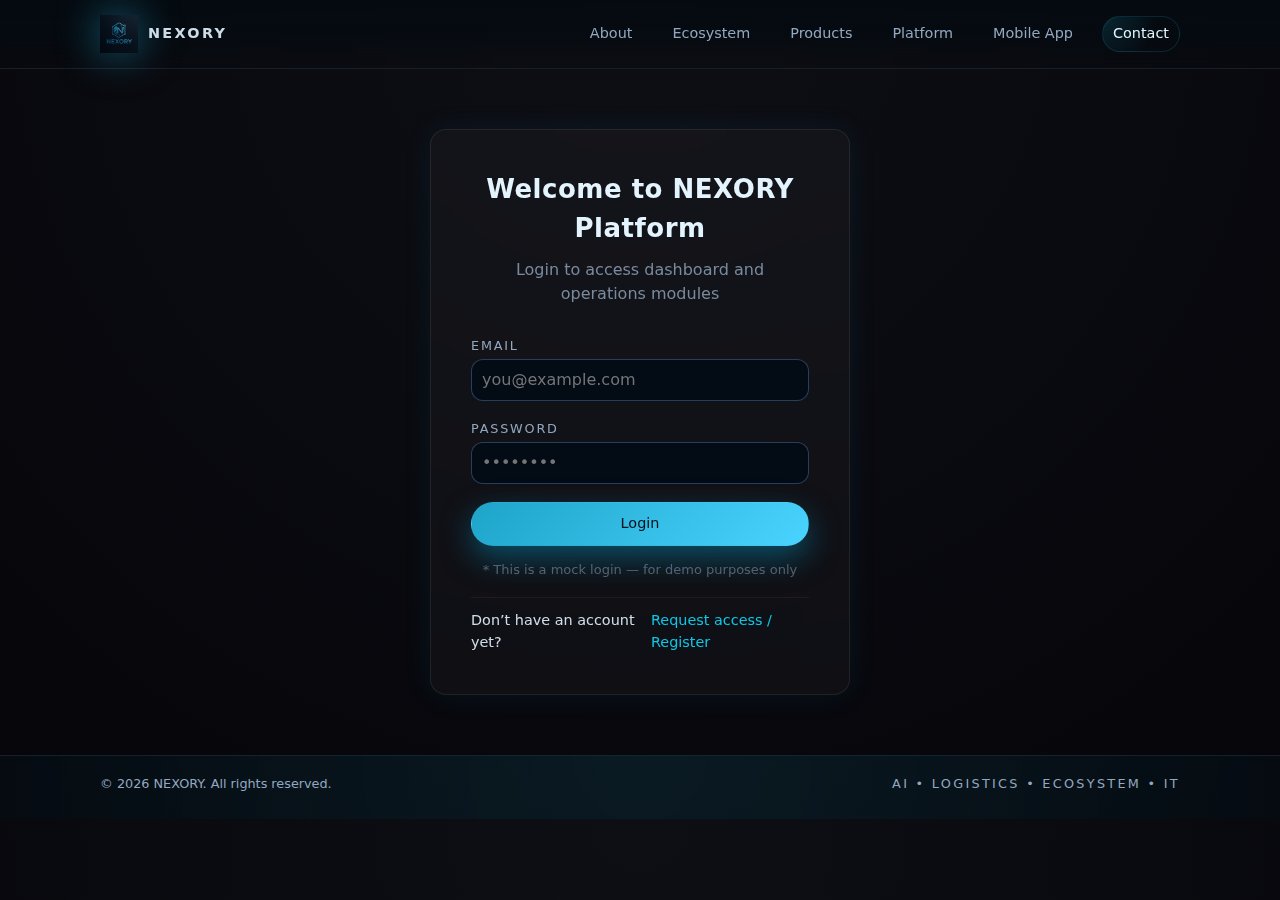
<file: platform/login.html>
<!DOCTYPE html>
<html lang="en">
<head>
  <meta charset="UTF-8" />
  <meta name="viewport" content="width=device-width, initial-scale=1.0" />
  <title>NEXORY Platform — Login</title>
  <link rel="stylesheet" href="../css/reset.css" />
  <link rel="stylesheet" href="../css/theme-nexory.css" />
</head>
<body class="nx-login-body">
  
  <!-- HEADER -->
  <header class="nx-header">
    <div class="nx-container nx-header-inner">
      <a href="../index.html" class="nx-brand">
        <img src="../assets/img/logo/nexory-logo.png" alt="NEXORY logo" class="nx-logo" />
        <span class="nx-brand-text">NEXORY</span>
      </a>

      <nav class="nx-nav">
        <a href="../index.html#about" class="nx-nav-link">About</a>
        <a href="../index.html#ecosystem" class="nx-nav-link">Ecosystem</a>
        <a href="../products/index.html" class="nx-nav-link">Products</a>
        <a href="../platform/index.html" class="nx-nav-link">Platform</a>
        <a href="../mobile/index.html" class="nx-nav-link">Mobile App</a>
        <a href="../index.html#contact" class="nx-nav-link nx-nav-link--accent">Contact</a>
      </nav>

      <button class="nx-burger" aria-label="Toggle menu">
        <span></span><span></span><span></span>
      </button>
    </div>
  </header>

  <!-- LOGIN CARD -->
  <section class="nx-login-wrapper">
    <div class="nx-login-card">
      <h1 class="nx-login-title">Welcome to NEXORY Platform</h1>
      <p class="nx-login-subtitle">Login to access dashboard and operations modules</p>

      <form class="nx-login-form" id="login-form">
        <div class="nx-field">
          <label for="email">Email</label>
          <input id="email" type="email" placeholder="you@example.com" required />
        </div>

        <div class="nx-field">
          <label for="password">Password</label>
          <input id="password" type="password" placeholder="••••••••" required />
        </div>

        <button type="submit" class="nx-btn nx-btn-primary nx-btn-full">
          Login
        </button>

        <p class="nx-login-note" id="login-status">
          * This is a mock login — for demo purposes only
        </p>
      </form>

      <div class="nx-auth-extra">
        <span>Don’t have an account yet?</span>
        <a href="../index.html#contact">Request access / Register</a>
      </div>
    </div>
  </section>

  <!-- FOOTER -->
  <footer class="nx-footer">
    <div class="nx-container nx-footer-inner">
      <span>© <span id="year"></span> NEXORY. All rights reserved.</span>
      <span class="nx-footer-meta">AI • Logistics • Ecosystem • IT</span>
    </div>
  </footer>

  <script>
    // Год в футере
    document.getElementById("year").textContent = new Date().getFullYear();

    // Бургер-меню
    const burger = document.querySelector(".nx-burger");
    const nav = document.querySelector(".nx-nav");
    if (burger) {
      burger.addEventListener("click", () => {
        burger.classList.toggle("is-open");
        nav.classList.toggle("is-open");
      });
    }

    // Логика логина (mock)
    const loginForm = document.getElementById("login-form");
    const loginStatus = document.getElementById("login-status");

    if (loginForm) {
      loginForm.addEventListener("submit", (e) => {
        e.preventDefault();

        const email = document.getElementById("email").value.trim();
        const password = document.getElementById("password").value.trim();

        if (!email || !password) {
          loginStatus.textContent = "Please enter email and password.";
          loginStatus.style.color = "#ff5252";
          return;
        }

        // Здесь в будущем будет реальный API.
        loginStatus.textContent = "Logging in...";
        loginStatus.style.color = "#0ddcff";

        setTimeout(() => {
          window.location.href = "dashboard.html";
        }, 400);
      });
    }
  </script>

</body>
</html>
</file>
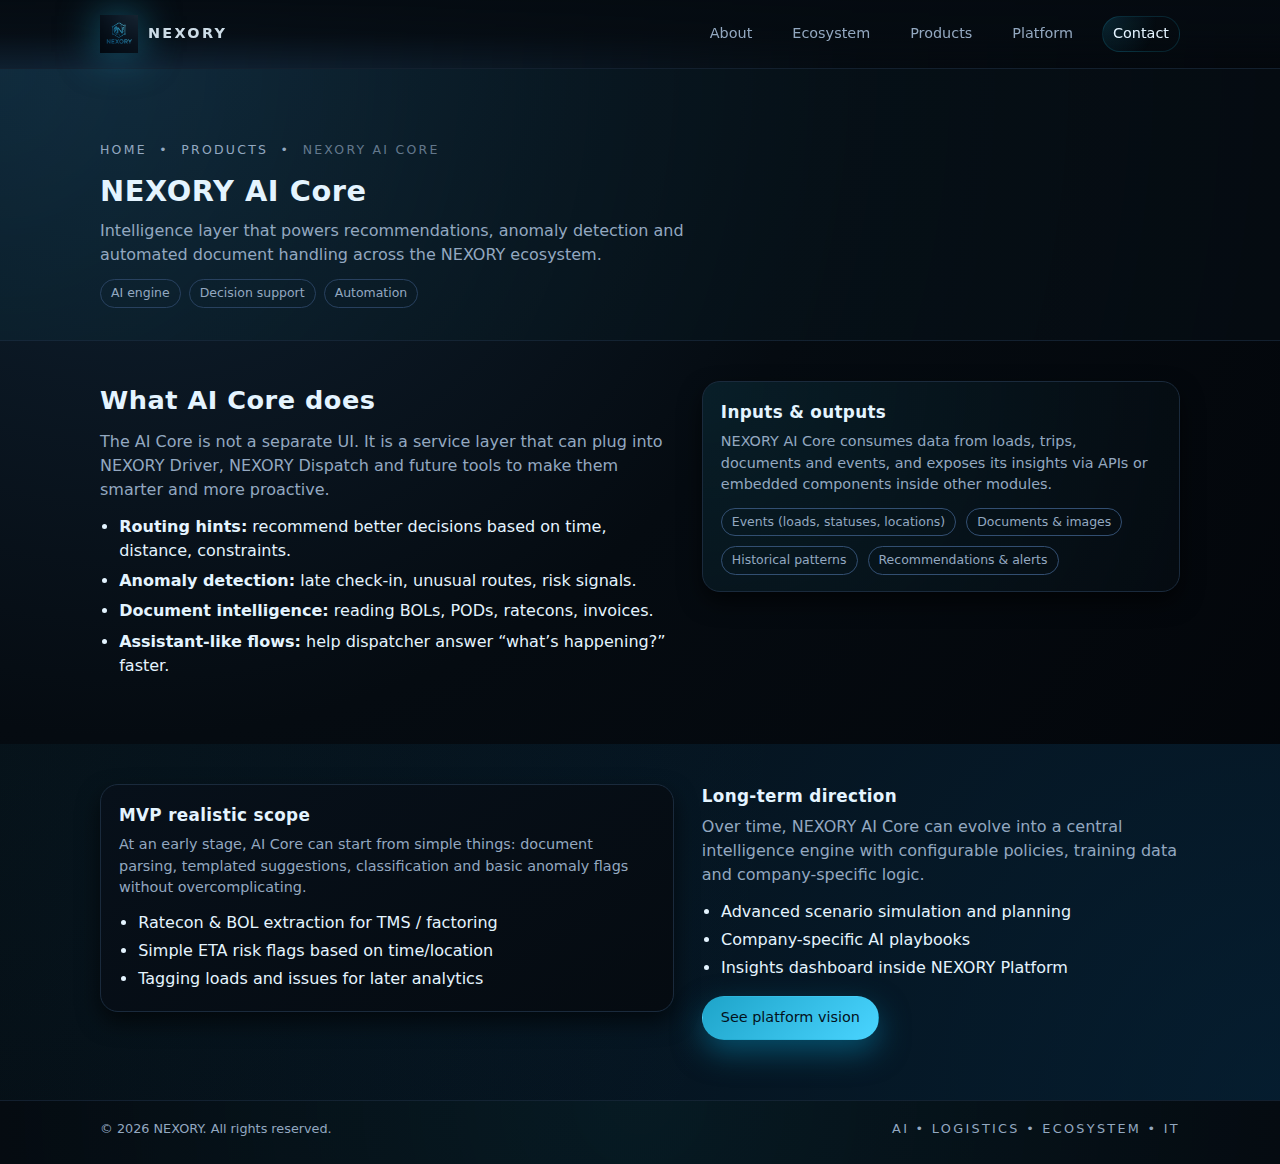
<file: products/ai-core.html>
<!DOCTYPE html>
<html lang="en">
<head>
  <meta charset="UTF-8" />
  <meta name="viewport" content="width=device-width, initial-scale=1.0" />
  <title>NEXORY AI Core — Intelligence layer</title>
  <link rel="stylesheet" href="../css/reset.css" />
  <link rel="stylesheet" href="../css/theme-nexory.css" />
</head>
<body>
  <!-- HEADER для вложенных страниц -->
  <header class="nx-header">
    <div class="nx-container nx-header-inner">
      <a href="../index.html" class="nx-brand">
        <img src="../assets/img/logo/nexory-logo.png" alt="NEXORY logo" class="nx-logo" />
        <span class="nx-brand-text">NEXORY</span>
      </a>

      <nav class="nx-nav">
        <a href="../index.html#about" class="nx-nav-link">About</a>
        <a href="../index.html#ecosystem" class="nx-nav-link">Ecosystem</a>
        <a href="../products/index.html" class="nx-nav-link">Products</a>
        <a href="../platform/index.html" class="nx-nav-link">Platform</a>
        <a href="../index.html#contact" class="nx-nav-link nx-nav-link--accent">Contact</a>
      </nav>

      <button class="nx-burger" aria-label="Toggle menu">
        <span></span><span></span><span></span>
      </button>
    </div>
  </header>

  <!-- HERO -->
  <section class="nx-page-hero">
    <div class="nx-container">
      <div class="nx-breadcrumbs">
        <a href="../index.html">Home</a> &nbsp;•&nbsp;
        <a href="./index.html">Products</a> &nbsp;•&nbsp;
        <span>NEXORY AI Core</span>
      </div>
      <h1 class="nx-page-title">NEXORY AI Core</h1>
      <p class="nx-page-subtitle nx-section-text">
        Intelligence layer that powers recommendations, anomaly detection and automated
        document handling across the NEXORY ecosystem.
      </p>
      <div class="nx-tags">
        <span class="nx-tag">AI engine</span>
        <span class="nx-tag">Decision support</span>
        <span class="nx-tag">Automation</span>
      </div>
    </div>
  </section>

  <!-- CONTENT -->
  <main>
    <section class="nx-page-section">
      <div class="nx-container nx-grid-2">
        <div>
          <h2 class="nx-section-title">What AI Core does</h2>
          <p class="nx-section-text">
            The AI Core is not a separate UI. It is a service layer that can plug into NEXORY
            Driver, NEXORY Dispatch and future tools to make them smarter and more proactive.
          </p>

          <ul class="nx-list">
            <li><strong>Routing hints:</strong> recommend better decisions based on time, distance, constraints.</li>
            <li><strong>Anomaly detection:</strong> late check-in, unusual routes, risk signals.</li>
            <li><strong>Document intelligence:</strong> reading BOLs, PODs, ratecons, invoices.</li>
            <li><strong>Assistant-like flows:</strong> help dispatcher answer “what’s happening?” faster.</li>
          </ul>
        </div>

        <div class="nx-card nx-card-soft">
          <h3 class="nx-card-title">Inputs & outputs</h3>
          <p class="nx-card-text">
            NEXORY AI Core consumes data from loads, trips, documents and events, and exposes
            its insights via APIs or embedded components inside other modules.
          </p>
          <div class="nx-badge-grid" style="margin-top: 10px;">
            <span class="nx-badge">Events (loads, statuses, locations)</span>
            <span class="nx-badge">Documents & images</span>
            <span class="nx-badge">Historical patterns</span>
            <span class="nx-badge">Recommendations & alerts</span>
          </div>
        </div>
      </div>
    </section>

    <section class="nx-page-section nx-section-alt">
      <div class="nx-container nx-grid-2">
        <div class="nx-card">
          <h3 class="nx-card-title">MVP realistic scope</h3>
          <p class="nx-card-text">
            At an early stage, AI Core can start from simple things: document parsing,
            templated suggestions, classification and basic anomaly flags without overcomplicating.
          </p>
          <ul class="nx-list nx-list-tight">
            <li>Ratecon & BOL extraction for TMS / factoring</li>
            <li>Simple ETA risk flags based on time/location</li>
            <li>Tagging loads and issues for later analytics</li>
          </ul>
        </div>

        <div>
          <h3 class="nx-card-title">Long-term direction</h3>
          <p class="nx-section-text">
            Over time, NEXORY AI Core can evolve into a central intelligence engine with
            configurable policies, training data and company-specific logic.
          </p>
          <ul class="nx-list nx-list-tight">
            <li>Advanced scenario simulation and planning</li>
            <li>Company-specific AI playbooks</li>
            <li>Insights dashboard inside NEXORY Platform</li>
          </ul>
          <a href="../platform/index.html" class="nx-btn nx-btn-primary" style="margin-top: 12px;">
            See platform vision
          </a>
        </div>
      </div>
    </section>
  </main>

  <!-- FOOTER -->
  <footer class="nx-footer">
    <div class="nx-container nx-footer-inner">
      <span>© <span id="year"></span> NEXORY. All rights reserved.</span>
      <span class="nx-footer-meta">AI • Logistics • Ecosystem • IT</span>
    </div>
  </footer>

  <script>
    document.getElementById("year").textContent = new Date().getFullYear();
    const burger = document.querySelector(".nx-burger");
    const nav = document.querySelector(".nx-nav");
    if (burger) {
      burger.addEventListener("click", () => {
        burger.classList.toggle("is-open");
        nav.classList.toggle("is-open");
      });
    }
  </script>
</body>
</html>
</file>
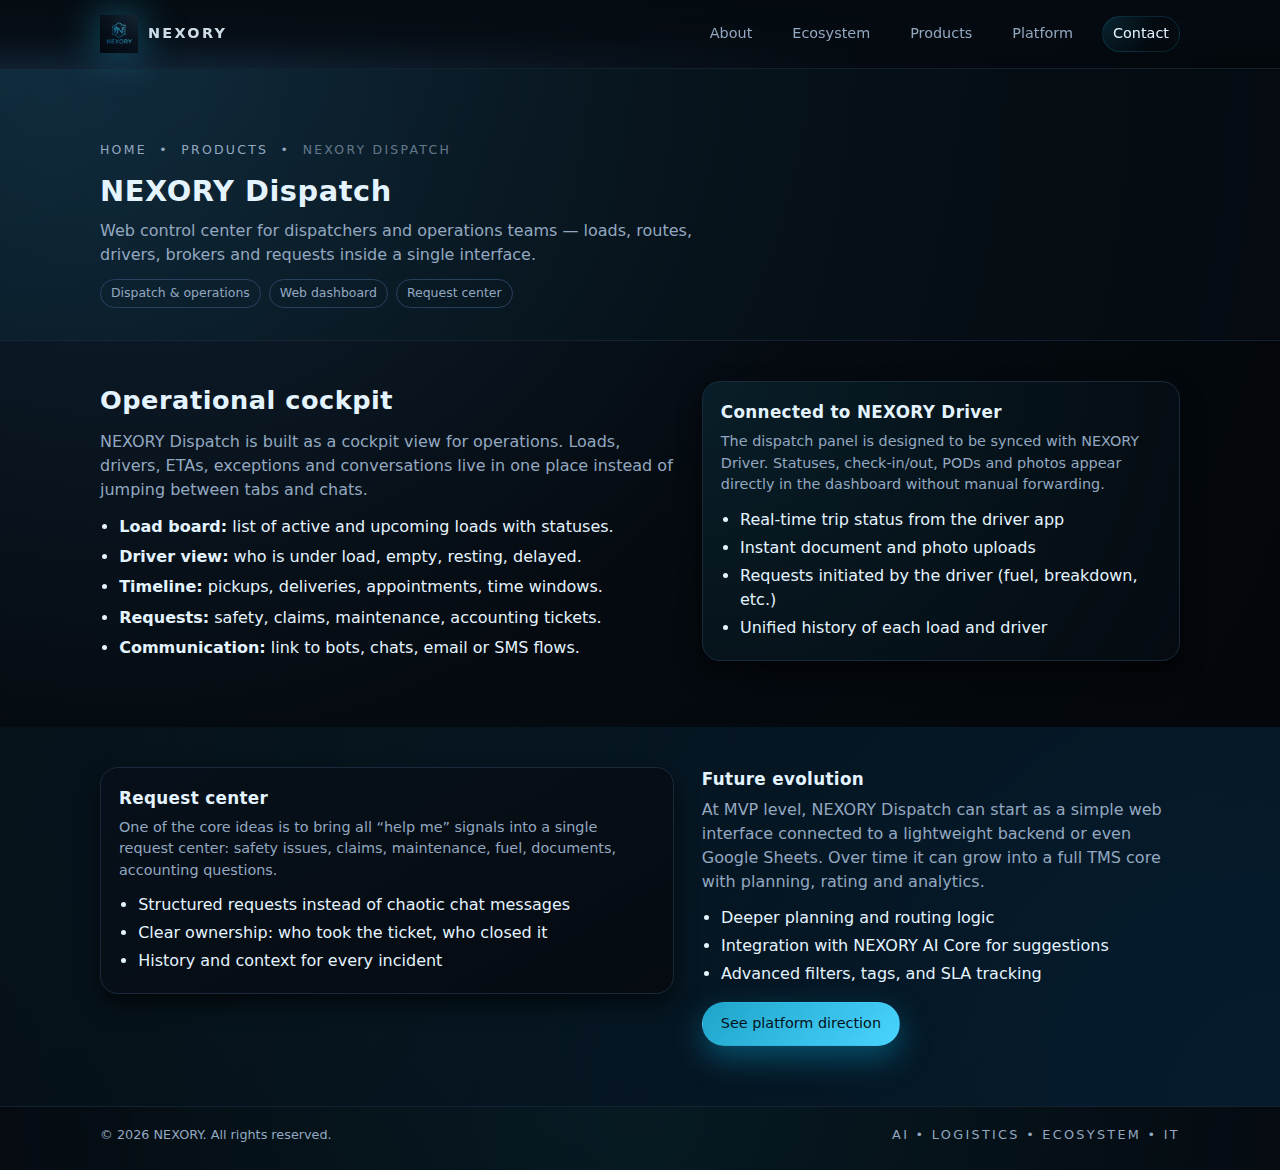
<file: products/dispatch.html>
<!DOCTYPE html>
<html lang="en">
<head>
  <meta charset="UTF-8" />
  <meta name="viewport" content="width=device-width, initial-scale=1.0" />
  <title>NEXORY Dispatch — Control center for operations</title>
  <link rel="stylesheet" href="../css/reset.css" />
  <link rel="stylesheet" href="../css/theme-nexory.css" />
</head>
<body>
  <!-- HEADER для вложенных страниц -->
  <header class="nx-header">
    <div class="nx-container nx-header-inner">
      <a href="../index.html" class="nx-brand">
        <img src="../assets/img/logo/nexory-logo.png" alt="NEXORY logo" class="nx-logo" />
        <span class="nx-brand-text">NEXORY</span>
      </a>

      <nav class="nx-nav">
        <a href="../index.html#about" class="nx-nav-link">About</a>
        <a href="../index.html#ecosystem" class="nx-nav-link">Ecosystem</a>
        <a href="../products/index.html" class="nx-nav-link">Products</a>
        <a href="../platform/index.html" class="nx-nav-link">Platform</a>
        <a href="../index.html#contact" class="nx-nav-link nx-nav-link--accent">Contact</a>
      </nav>

      <button class="nx-burger" aria-label="Toggle menu">
        <span></span><span></span><span></span>
      </button>
    </div>
  </header>

  <!-- HERO -->
  <section class="nx-page-hero">
    <div class="nx-container">
      <div class="nx-breadcrumbs">
        <a href="../index.html">Home</a> &nbsp;•&nbsp;
        <a href="./index.html">Products</a> &nbsp;•&nbsp;
        <span>NEXORY Dispatch</span>
      </div>
      <h1 class="nx-page-title">NEXORY Dispatch</h1>
      <p class="nx-page-subtitle nx-section-text">
        Web control center for dispatchers and operations teams — loads, routes, drivers,
        brokers and requests inside a single interface.
      </p>
      <div class="nx-tags">
        <span class="nx-tag">Dispatch & operations</span>
        <span class="nx-tag">Web dashboard</span>
        <span class="nx-tag">Request center</span>
      </div>
    </div>
  </section>

  <!-- CONTENT -->
  <main>
    <section class="nx-page-section">
      <div class="nx-container nx-grid-2">
        <div>
          <h2 class="nx-section-title">Operational cockpit</h2>
          <p class="nx-section-text">
            NEXORY Dispatch is built as a cockpit view for operations. Loads, drivers, ETAs,
            exceptions and conversations live in one place instead of jumping between tabs
            and chats.
          </p>

          <ul class="nx-list">
            <li><strong>Load board:</strong> list of active and upcoming loads with statuses.</li>
            <li><strong>Driver view:</strong> who is under load, empty, resting, delayed.</li>
            <li><strong>Timeline:</strong> pickups, deliveries, appointments, time windows.</li>
            <li><strong>Requests:</strong> safety, claims, maintenance, accounting tickets.</li>
            <li><strong>Communication:</strong> link to bots, chats, email or SMS flows.</li>
          </ul>
        </div>

        <div class="nx-card nx-card-soft">
          <h3 class="nx-card-title">Connected to NEXORY Driver</h3>
          <p class="nx-card-text">
            The dispatch panel is designed to be synced with NEXORY Driver. Statuses, check-in/out,
            PODs and photos appear directly in the dashboard without manual forwarding.
          </p>
          <ul class="nx-list nx-list-tight">
            <li>Real-time trip status from the driver app</li>
            <li>Instant document and photo uploads</li>
            <li>Requests initiated by the driver (fuel, breakdown, etc.)</li>
            <li>Unified history of each load and driver</li>
          </ul>
        </div>
      </div>
    </section>

    <section class="nx-page-section nx-section-alt">
      <div class="nx-container nx-grid-2">
        <div class="nx-card">
          <h3 class="nx-card-title">Request center</h3>
          <p class="nx-card-text">
            One of the core ideas is to bring all “help me” signals into a single request center:
            safety issues, claims, maintenance, fuel, documents, accounting questions.
          </p>
          <ul class="nx-list nx-list-tight">
            <li>Structured requests instead of chaotic chat messages</li>
            <li>Clear ownership: who took the ticket, who closed it</li>
            <li>History and context for every incident</li>
          </ul>
        </div>

        <div>
          <h3 class="nx-card-title">Future evolution</h3>
          <p class="nx-section-text">
            At MVP level, NEXORY Dispatch can start as a simple web interface connected to a
            lightweight backend or even Google Sheets. Over time it can grow into a full TMS
            core with planning, rating and analytics.
          </p>
          <ul class="nx-list nx-list-tight">
            <li>Deeper planning and routing logic</li>
            <li>Integration with NEXORY AI Core for suggestions</li>
            <li>Advanced filters, tags, and SLA tracking</li>
          </ul>
          <a href="../platform/index.html" class="nx-btn nx-btn-primary" style="margin-top: 12px;">
            See platform direction
          </a>
        </div>
      </div>
    </section>
  </main>

  <!-- FOOTER -->
  <footer class="nx-footer">
    <div class="nx-container nx-footer-inner">
      <span>© <span id="year"></span> NEXORY. All rights reserved.</span>
      <span class="nx-footer-meta">AI • Logistics • Ecosystem • IT</span>
    </div>
  </footer>

  <script>
    document.getElementById("year").textContent = new Date().getFullYear();
    const burger = document.querySelector(".nx-burger");
    const nav = document.querySelector(".nx-nav");
    if (burger) {
      burger.addEventListener("click", () => {
        burger.classList.toggle("is-open");
        nav.classList.toggle("is-open");
      });
    }
  </script>
</body>
</html>
</file>
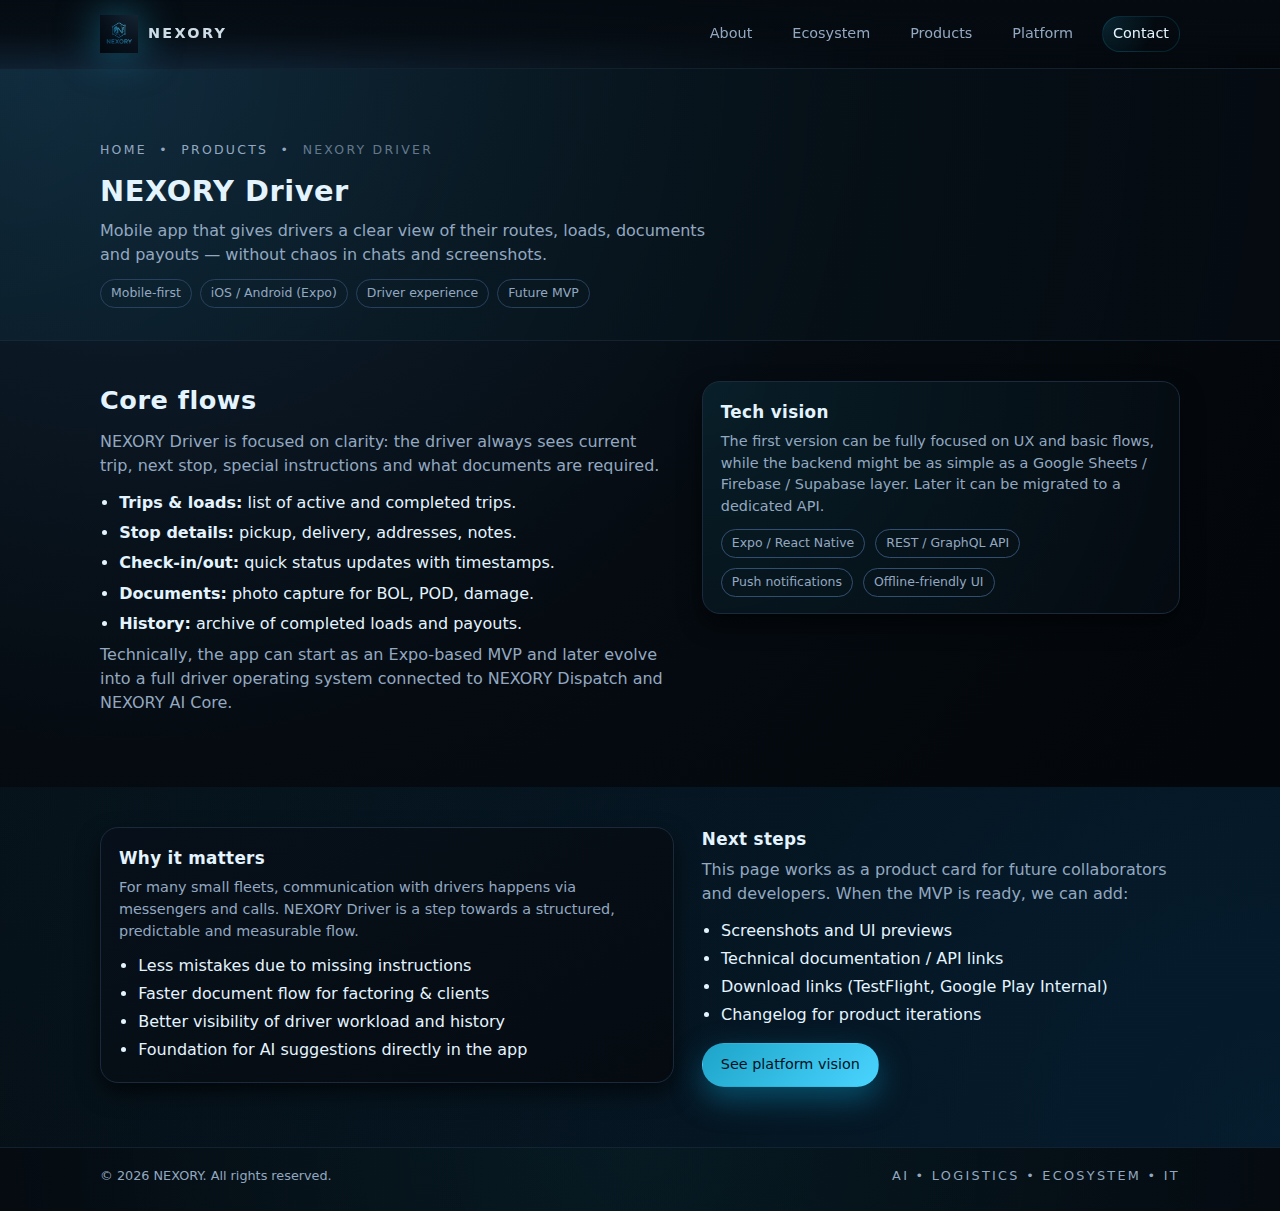
<file: products/driver-app.html>
<!DOCTYPE html>
<html lang="en">
<head>
  <meta charset="UTF-8" />
  <meta name="viewport" content="width=device-width, initial-scale=1.0" />
  <title>NEXORY Driver — Mobile app for drivers</title>
  <link rel="stylesheet" href="../css/reset.css" />
  <link rel="stylesheet" href="../css/theme-nexory.css" />
</head>
<body>
  <!-- HEADER  -->
 <header class="nx-header">
  <div class="nx-container nx-header-inner">
    <a href="../index.html" class="nx-brand">
      <img src="../assets/img/logo/nexory-logo.png" alt="NEXORY logo" class="nx-logo" />
      <span class="nx-brand-text">NEXORY</span>
    </a>

    <nav class="nx-nav">
      <a href="../index.html#about" class="nx-nav-link">About</a>
      <a href="../index.html#ecosystem" class="nx-nav-link">Ecosystem</a>
      <a href="../products/index.html" class="nx-nav-link">Products</a>
      <a href="../platform/index.html" class="nx-nav-link">Platform</a>
      <a href="../index.html#contact" class="nx-nav-link nx-nav-link--accent">Contact</a>
    </nav>

    <button class="nx-burger" aria-label="Toggle menu">
      <span></span><span></span><span></span>
    </button>
  </div>
</header>


  <!-- HERO -->
  <section class="nx-page-hero">
    <div class="nx-container">
      <div class="nx-breadcrumbs">
        <a href="../index.html">Home</a> &nbsp;•&nbsp;
        <a href="./index.html">Products</a> &nbsp;•&nbsp;
        <span>NEXORY Driver</span>
      </div>
      <h1 class="nx-page-title">NEXORY Driver</h1>
      <p class="nx-page-subtitle nx-section-text">
        Mobile app that gives drivers a clear view of their routes, loads, documents and payouts —
        without chaos in chats and screenshots.
      </p>
      <div class="nx-tags">
        <span class="nx-tag">Mobile-first</span>
        <span class="nx-tag">iOS / Android (Expo)</span>
        <span class="nx-tag">Driver experience</span>
        <span class="nx-tag">Future MVP</span>
      </div>
    </div>
  </section>

  <!-- CONTENT -->
  <main>
    <section class="nx-page-section">
      <div class="nx-container nx-grid-2">
        <div>
          <h2 class="nx-section-title">Core flows</h2>
          <p class="nx-section-text">
            NEXORY Driver is focused on clarity: the driver always sees current trip, next stop,
            special instructions and what documents are required.
          </p>

          <ul class="nx-list">
            <li><strong>Trips & loads:</strong> list of active and completed trips.</li>
            <li><strong>Stop details:</strong> pickup, delivery, addresses, notes.</li>
            <li><strong>Check-in/out:</strong> quick status updates with timestamps.</li>
            <li><strong>Documents:</strong> photo capture for BOL, POD, damage.</li>
            <li><strong>History:</strong> archive of completed loads and payouts.</li>
          </ul>

          <p class="nx-section-text">
            Technically, the app can start as an Expo-based MVP and later evolve into a full
            driver operating system connected to NEXORY Dispatch and NEXORY AI Core.
          </p>
        </div>

        <div class="nx-card nx-card-soft">
          <h3 class="nx-card-title">Tech vision</h3>
          <p class="nx-card-text">
            The first version can be fully focused on UX and basic flows, while the backend might
            be as simple as a Google Sheets / Firebase / Supabase layer. Later it can be migrated
            to a dedicated API.
          </p>
          <div class="nx-badge-grid" style="margin-top: 10px;">
            <span class="nx-badge">Expo / React Native</span>
            <span class="nx-badge">REST / GraphQL API</span>
            <span class="nx-badge">Push notifications</span>
            <span class="nx-badge">Offline-friendly UI</span>
          </div>
        </div>
      </div>
    </section>

    <section class="nx-page-section nx-section-alt">
      <div class="nx-container nx-grid-2">
        <div class="nx-card">
          <h3 class="nx-card-title">Why it matters</h3>
          <p class="nx-card-text">
            For many small fleets, communication with drivers happens via messengers and calls.
            NEXORY Driver is a step towards a structured, predictable and measurable flow.
          </p>
          <ul class="nx-list nx-list-tight">
            <li>Less mistakes due to missing instructions</li>
            <li>Faster document flow for factoring & clients</li>
            <li>Better visibility of driver workload and history</li>
            <li>Foundation for AI suggestions directly in the app</li>
          </ul>
        </div>

        <div>
          <h3 class="nx-card-title">Next steps</h3>
          <p class="nx-section-text">
            This page works as a product card for future collaborators and developers. When the MVP
            is ready, we can add:
          </p>
          <ul class="nx-list nx-list-tight">
            <li>Screenshots and UI previews</li>
            <li>Technical documentation / API links</li>
            <li>Download links (TestFlight, Google Play Internal)</li>
            <li>Changelog for product iterations</li>
          </ul>
          <a href="../platform/index.html" class="nx-btn nx-btn-primary" style="margin-top: 12px;">
            See platform vision
          </a>
        </div>
      </div>
    </section>
  </main>

  <!-- FOOTER  -->
<footer class="nx-footer">
  <div class="nx-container nx-footer-inner">
    <span>© <span id="year"></span> NEXORY. All rights reserved.</span>
    <span class="nx-footer-meta">AI • Logistics • Ecosystem • IT</span>
  </div>
</footer>

<script>
  document.getElementById("year").textContent = new Date().getFullYear();

  const burger = document.querySelector(".nx-burger");
  const nav = document.querySelector(".nx-nav");
  if (burger) {
    burger.addEventListener("click", () => {
      burger.classList.toggle("is-open");
      nav.classList.toggle("is-open");
    });
  }
</script>

</body>
</html>
</file>
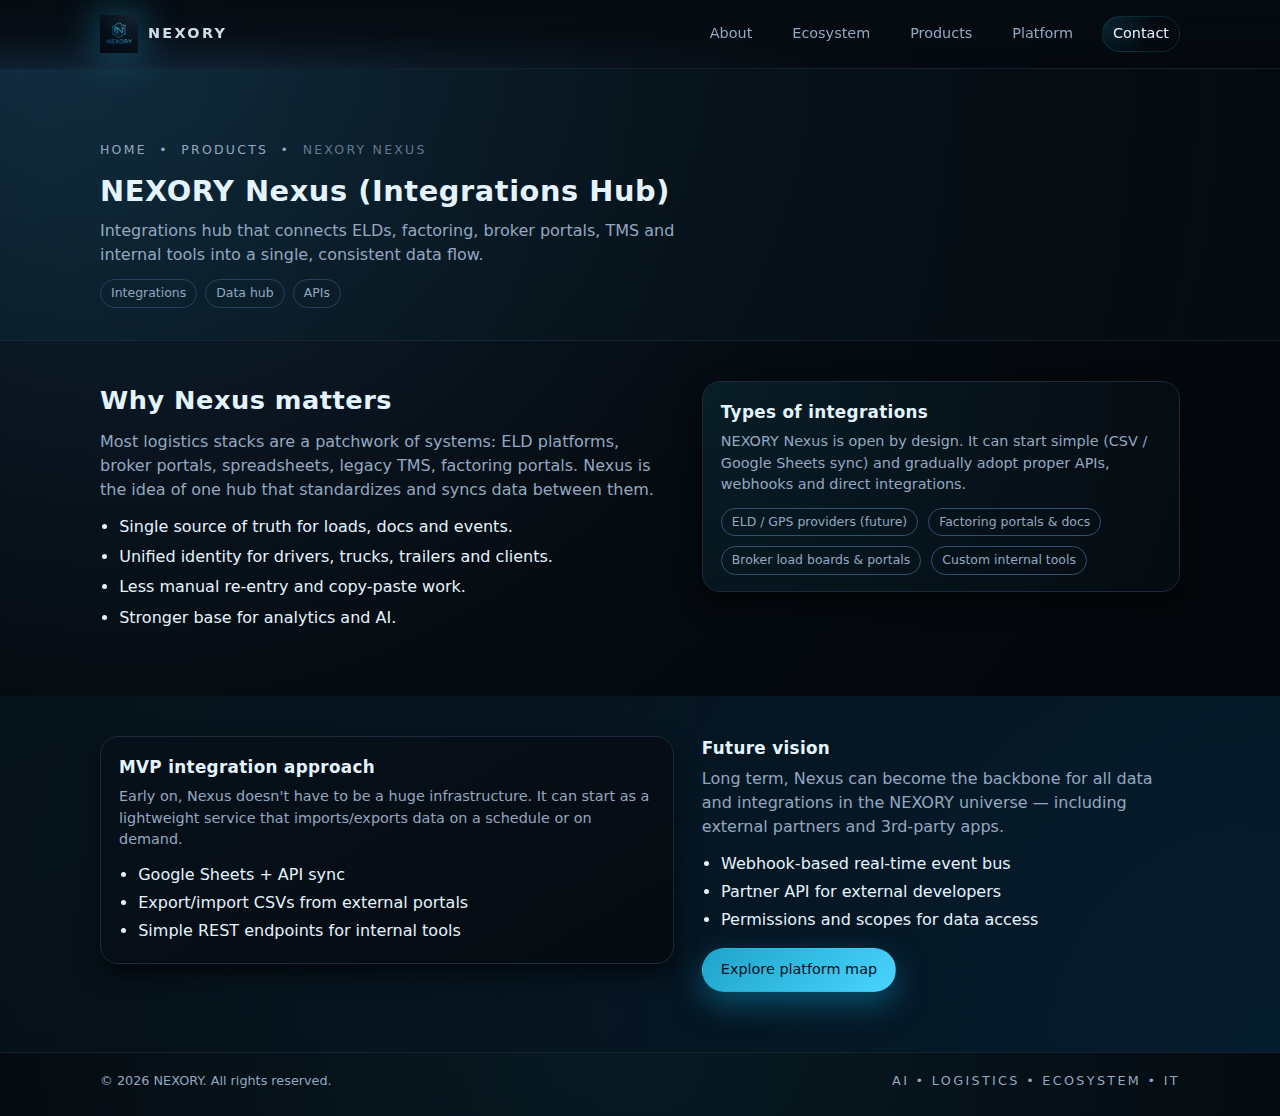
<file: products/hub.html>
<!DOCTYPE html>
<html lang="en">
<head>
  <meta charset="UTF-8" />
  <meta name="viewport" content="width=device-width, initial-scale=1.0" />
  <title>NEXORY Nexus — Integrations Hub</title>
  <link rel="stylesheet" href="../css/reset.css" />
  <link rel="stylesheet" href="../css/theme-nexory.css" />
</head>
<body>
  <!-- HEADER для вложенных страниц -->
  <header class="nx-header">
    <div class="nx-container nx-header-inner">
      <a href="../index.html" class="nx-brand">
        <img src="../assets/img/logo/nexory-logo.png" alt="NEXORY logo" class="nx-logo" />
        <span class="nx-brand-text">NEXORY</span>
      </a>

      <nav class="nx-nav">
        <a href="../index.html#about" class="nx-nav-link">About</a>
        <a href="../index.html#ecosystem" class="nx-nav-link">Ecosystem</a>
        <a href="../products/index.html" class="nx-nav-link">Products</a>
        <a href="../platform/index.html" class="nx-nav-link">Platform</a>
        <a href="../index.html#contact" class="nx-nav-link nx-nav-link--accent">Contact</a>
      </nav>

      <button class="nx-burger" aria-label="Toggle menu">
        <span></span><span></span><span></span>
      </button>
    </div>
  </header>

  <!-- HERO -->
  <section class="nx-page-hero">
    <div class="nx-container">
      <div class="nx-breadcrumbs">
        <a href="../index.html">Home</a> &nbsp;•&nbsp;
        <a href="./index.html">Products</a> &nbsp;•&nbsp;
        <span>NEXORY Nexus</span>
      </div>
      <h1 class="nx-page-title">NEXORY Nexus (Integrations Hub)</h1>
      <p class="nx-page-subtitle nx-section-text">
        Integrations hub that connects ELDs, factoring, broker portals, TMS and internal
        tools into a single, consistent data flow.
      </p>
      <div class="nx-tags">
        <span class="nx-tag">Integrations</span>
        <span class="nx-tag">Data hub</span>
        <span class="nx-tag">APIs</span>
      </div>
    </div>
  </section>

  <!-- CONTENT -->
  <main>
    <section class="nx-page-section">
      <div class="nx-container nx-grid-2">
        <div>
          <h2 class="nx-section-title">Why Nexus matters</h2>
          <p class="nx-section-text">
            Most logistics stacks are a patchwork of systems: ELD platforms, broker portals,
            spreadsheets, legacy TMS, factoring portals. Nexus is the idea of one hub that
            standardizes and syncs data between them.
          </p>

          <ul class="nx-list">
            <li>Single source of truth for loads, docs and events.</li>
            <li>Unified identity for drivers, trucks, trailers and clients.</li>
            <li>Less manual re-entry and copy-paste work.</li>
            <li>Stronger base for analytics and AI.</li>
          </ul>
        </div>

        <div class="nx-card nx-card-soft">
          <h3 class="nx-card-title">Types of integrations</h3>
          <p class="nx-card-text">
            NEXORY Nexus is open by design. It can start simple (CSV / Google Sheets sync) and
            gradually adopt proper APIs, webhooks and direct integrations.
          </p>
          <div class="nx-badge-grid" style="margin-top: 10px;">
            <span class="nx-badge">ELD / GPS providers (future)</span>
            <span class="nx-badge">Factoring portals & docs</span>
            <span class="nx-badge">Broker load boards & portals</span>
            <span class="nx-badge">Custom internal tools</span>
          </div>
        </div>
      </div>
    </section>

    <section class="nx-page-section nx-section-alt">
      <div class="nx-container nx-grid-2">
        <div class="nx-card">
          <h3 class="nx-card-title">MVP integration approach</h3>
          <p class="nx-card-text">
            Early on, Nexus doesn't have to be a huge infrastructure. It can start as a lightweight
            service that imports/exports data on a schedule or on demand.
          </p>
          <ul class="nx-list nx-list-tight">
            <li>Google Sheets + API sync</li>
            <li>Export/import CSVs from external portals</li>
            <li>Simple REST endpoints for internal tools</li>
          </ul>
        </div>

        <div>
          <h3 class="nx-card-title">Future vision</h3>
          <p class="nx-section-text">
            Long term, Nexus can become the backbone for all data and integrations in the NEXORY
            universe — including external partners and 3rd-party apps.
          </p>
          <ul class="nx-list nx-list-tight">
            <li>Webhook-based real-time event bus</li>
            <li>Partner API for external developers</li>
            <li>Permissions and scopes for data access</li>
          </ul>
          <a href="../platform/index.html" class="nx-btn nx-btn-primary" style="margin-top: 12px;">
            Explore platform map
          </a>
        </div>
      </div>
    </section>
  </main>

  <!-- FOOTER -->
  <footer class="nx-footer">
    <div class="nx-container nx-footer-inner">
      <span>© <span id="year"></span> NEXORY. All rights reserved.</span>
      <span class="nx-footer-meta">AI • Logistics • Ecosystem • IT</span>
    </div>
  </footer>

  <script>
    document.getElementById("year").textContent = new Date().getFullYear();
    const burger = document.querySelector(".nx-burger");
    const nav = document.querySelector(".nx-nav");
    if (burger) {
      burger.addEventListener("click", () => {
        burger.classList.toggle("is-open");
        nav.classList.toggle("is-open");
      });
    }
  </script>
</body>
</html>
</file>
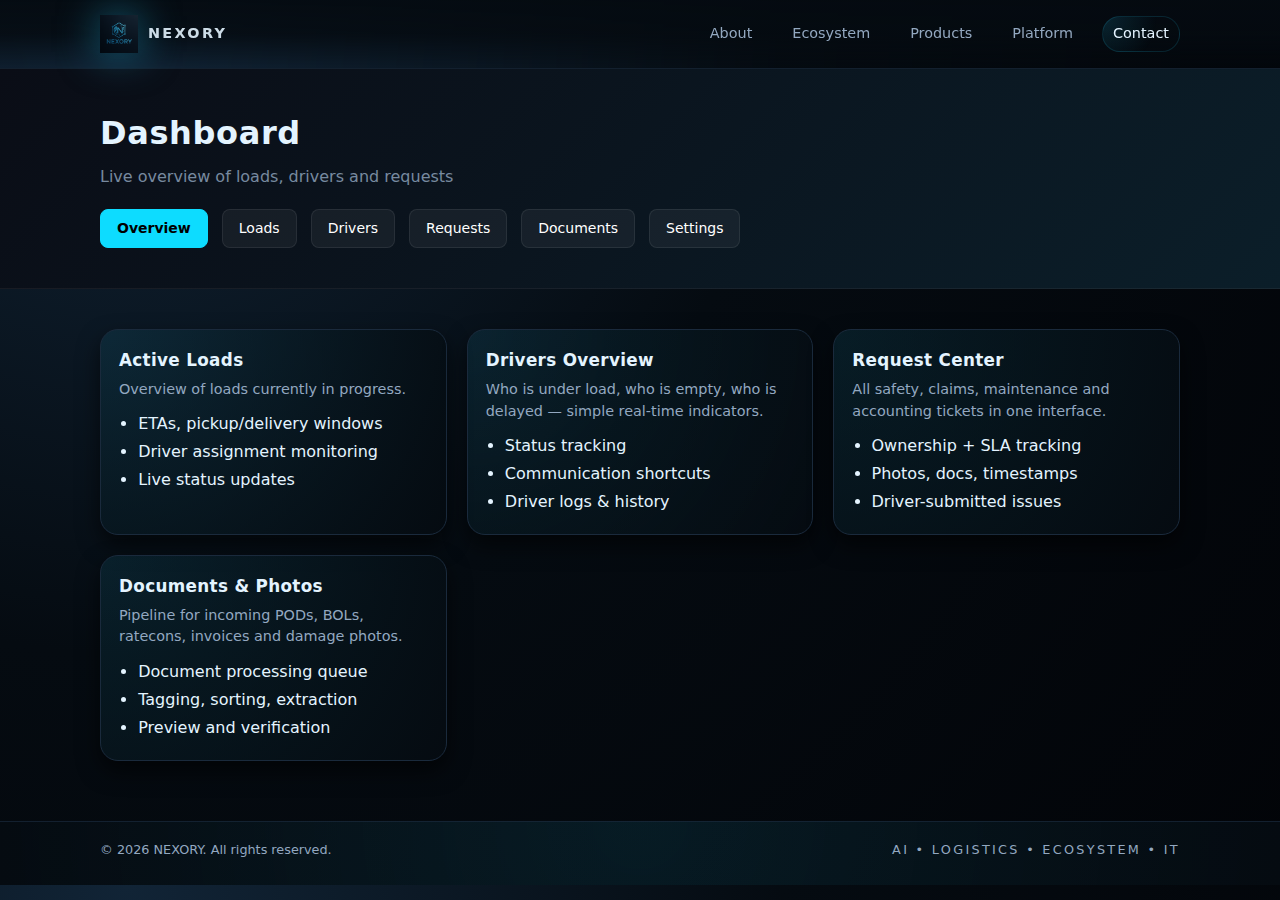
<file: nexory-website/platform/dashboard.html>
<!DOCTYPE html>
<html lang="en">
<head>
  <meta charset="UTF-8" />
  <meta name="viewport" content="width=device-width, initial-scale=1.0" />
  <title>NEXORY Platform — Dashboard</title>
  <link rel="stylesheet" href="../css/reset.css" />
  <link rel="stylesheet" href="../css/theme-nexory.css" />
</head>
<body>

  <!-- HEADER -->
  <header class="nx-header">
    <div class="nx-container nx-header-inner">
      <a href="../index.html" class="nx-brand">
        <img src="../assets/img/logo/nexory-logo.png" alt="NEXORY logo" class="nx-logo" />
        <span class="nx-brand-text">NEXORY</span>
      </a>

      <nav class="nx-nav">
        <a href="../index.html#about" class="nx-nav-link">About</a>
        <a href="../index.html#ecosystem" class="nx-nav-link">Ecosystem</a>
        <a href="../products/index.html" class="nx-nav-link">Products</a>
        <a href="../platform/index.html" class="nx-nav-link">Platform</a>
        <a href="../index.html#contact" class="nx-nav-link nx-nav-link--accent">Contact</a>
      </nav>

      <button class="nx-burger" aria-label="Toggle menu">
        <span></span><span></span><span></span>
      </button>
    </div>
  </header>


  <!-- DASHBOARD HEADER -->
  <section class="nx-dashboard-header">
    <div class="nx-container">
      <h1 class="nx-dashboard-title">Dashboard</h1>
      <p class="nx-dashboard-subtitle">Live overview of loads, drivers and requests</p>

      <div class="nx-dashboard-nav">
        <a href="#" class="nx-dash-tab nx-dash-tab--active">Overview</a>
        <a href="#" class="nx-dash-tab">Loads</a>
        <a href="#" class="nx-dash-tab">Drivers</a>
        <a href="#" class="nx-dash-tab">Requests</a>
        <a href="#" class="nx-dash-tab">Documents</a>
        <a href="#" class="nx-dash-tab">Settings</a>
      </div>
    </div>
  </section>


  <!-- DASHBOARD GRID -->
  <main>
    <section class="nx-page-section">
      <div class="nx-container nx-dashboard-grid">

        <!-- CARD: Active Loads -->
        <div class="nx-card nx-card-soft">
          <h3 class="nx-card-title">Active Loads</h3>
          <p class="nx-card-text">Overview of loads currently in progress.</p>
          <ul class="nx-list nx-list-tight">
            <li>ETAs, pickup/delivery windows</li>
            <li>Driver assignment monitoring</li>
            <li>Live status updates</li>
          </ul>
        </div>

        <!-- CARD: Drivers -->
        <div class="nx-card nx-card-soft">
          <h3 class="nx-card-title">Drivers Overview</h3>
          <p class="nx-card-text">
            Who is under load, who is empty, who is delayed — simple real-time indicators.
          </p>
          <ul class="nx-list nx-list-tight">
            <li>Status tracking</li>
            <li>Communication shortcuts</li>
            <li>Driver logs & history</li>
          </ul>
        </div>

        <!-- CARD: Requests -->
        <div class="nx-card nx-card-soft">
          <h3 class="nx-card-title">Request Center</h3>
          <p class="nx-card-text">
            All safety, claims, maintenance and accounting tickets in one interface.
          </p>
          <ul class="nx-list nx-list-tight">
            <li>Ownership + SLA tracking</li>
            <li>Photos, docs, timestamps</li>
            <li>Driver-submitted issues</li>
          </ul>
        </div>

        <!-- CARD: Documents -->
        <div class="nx-card nx-card-soft">
          <h3 class="nx-card-title">Documents & Photos</h3>
          <p class="nx-card-text">
            Pipeline for incoming PODs, BOLs, ratecons, invoices and damage photos.
          </p>
          <ul class="nx-list nx-list-tight">
            <li>Document processing queue</li>
            <li>Tagging, sorting, extraction</li>
            <li>Preview and verification</li>
          </ul>
        </div>

      </div>
    </section>
  </main>


  <!-- FOOTER -->
  <footer class="nx-footer">
    <div class="nx-container nx-footer-inner">
      <span>© <span id="year"></span> NEXORY. All rights reserved.</span>
      <span class="nx-footer-meta">AI • Logistics • Ecosystem • IT</span>
    </div>
  </footer>

  <script>
    document.getElementById("year").textContent = new Date().getFullYear();
    const burger = document.querySelector(".nx-burger");
    const nav = document.querySelector(".nx-nav");
    if (burger) {
      burger.addEventListener("click", () => {
        burger.classList.toggle("is-open");
        nav.classList.toggle("is-open");
      });
    }
  </script>

</body>
</html>
</file>
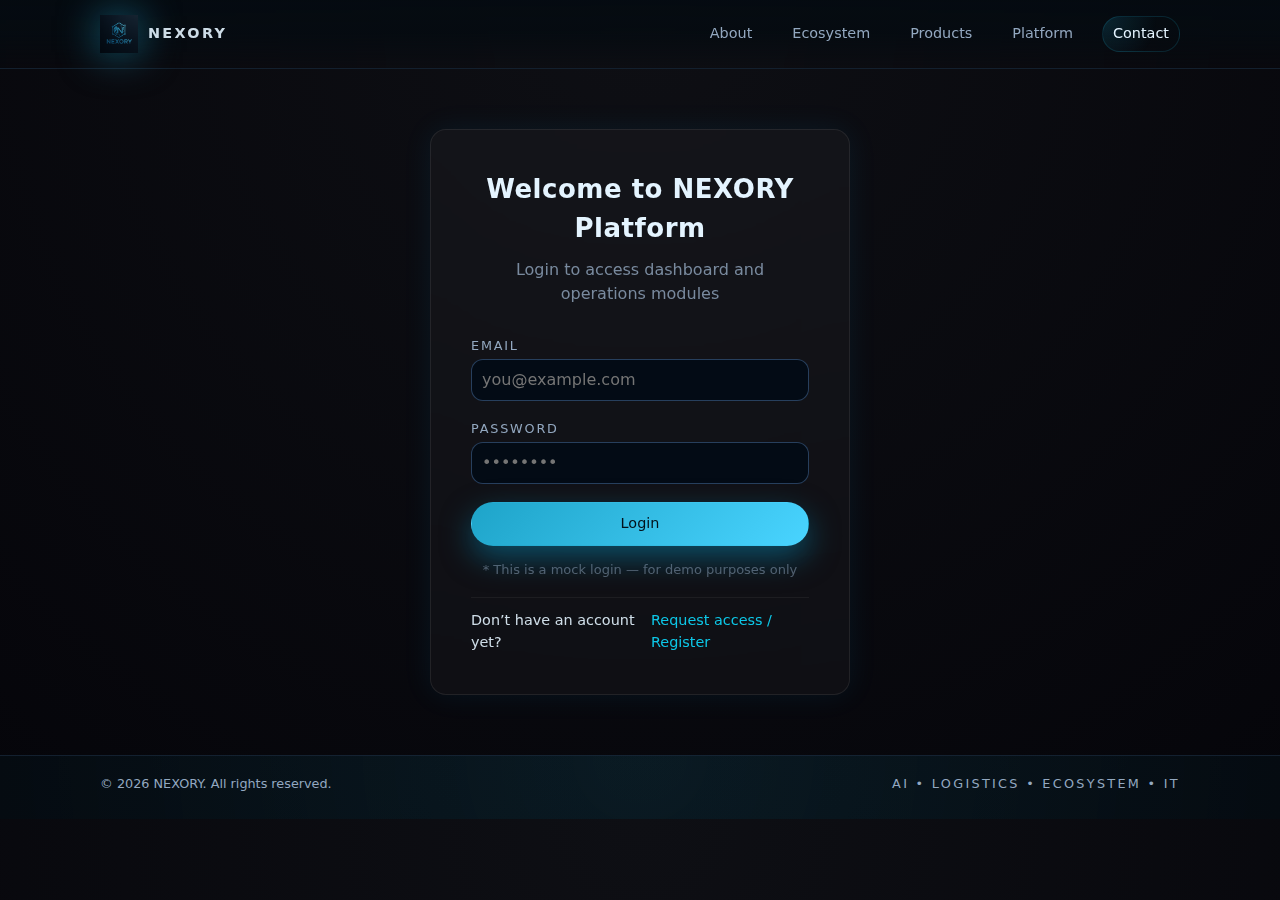
<file: nexory-website/platform/login.html>
<!DOCTYPE html>
<html lang="en">
<head>
  <meta charset="UTF-8" />
  <meta name="viewport" content="width=device-width, initial-scale=1.0" />
  <title>NEXORY Platform — Login</title>
  <link rel="stylesheet" href="../css/reset.css" />
  <link rel="stylesheet" href="../css/theme-nexory.css" />
</head>
<body class="nx-login-body">
  
  <!-- HEADER -->
  <header class="nx-header">
    <div class="nx-container nx-header-inner">
      <a href="../index.html" class="nx-brand">
        <img src="../assets/img/logo/nexory-logo.png" alt="NEXORY logo" class="nx-logo" />
        <span class="nx-brand-text">NEXORY</span>
      </a>

      <nav class="nx-nav">
        <a href="../index.html#about" class="nx-nav-link">About</a>
        <a href="../index.html#ecosystem" class="nx-nav-link">Ecosystem</a>
        <a href="../products/index.html" class="nx-nav-link">Products</a>
        <a href="../platform/index.html" class="nx-nav-link">Platform</a>
        <a href="../index.html#contact" class="nx-nav-link nx-nav-link--accent">Contact</a>
      </nav>

      <button class="nx-burger" aria-label="Toggle menu">
        <span></span><span></span><span></span>
      </button>
    </div>
  </header>

  <!-- LOGIN CARD -->
  <section class="nx-login-wrapper">
    <div class="nx-login-card">
      <h1 class="nx-login-title">Welcome to NEXORY Platform</h1>
      <p class="nx-login-subtitle">Login to access dashboard and operations modules</p>

      <form class="nx-login-form" id="login-form">
        <div class="nx-field">
          <label for="email">Email</label>
          <input id="email" type="email" placeholder="you@example.com" required />
        </div>

        <div class="nx-field">
          <label for="password">Password</label>
          <input id="password" type="password" placeholder="••••••••" required />
        </div>

        <button type="submit" class="nx-btn nx-btn-primary nx-btn-full">
          Login
        </button>

        <p class="nx-login-note" id="login-status">
          * This is a mock login — for demo purposes only
        </p>
      </form>

      <div class="nx-auth-extra">
        <span>Don’t have an account yet?</span>
        <a href="../index.html#contact">Request access / Register</a>
      </div>
    </div>
  </section>

  <!-- FOOTER -->
  <footer class="nx-footer">
    <div class="nx-container nx-footer-inner">
      <span>© <span id="year"></span> NEXORY. All rights reserved.</span>
      <span class="nx-footer-meta">AI • Logistics • Ecosystem • IT</span>
    </div>
  </footer>

  <script>
    // Год в футере
    document.getElementById("year").textContent = new Date().getFullYear();

    // Бургер-меню
    const burger = document.querySelector(".nx-burger");
    const nav = document.querySelector(".nx-nav");
    if (burger) {
      burger.addEventListener("click", () => {
        burger.classList.toggle("is-open");
        nav.classList.toggle("is-open");
      });
    }

    // Логика логина (mock)
    const loginForm = document.getElementById("login-form");
    const loginStatus = document.getElementById("login-status");

    if (loginForm) {
      loginForm.addEventListener("submit", (e) => {
        e.preventDefault();

        const email = document.getElementById("email").value.trim();
        const password = document.getElementById("password").value.trim();

        if (!email || !password) {
          loginStatus.textContent = "Please enter email and password.";
          loginStatus.style.color = "#ff5252";
          return;
        }

        // Здесь в будущем будет реальный API.
        loginStatus.textContent = "Logging in...";
        loginStatus.style.color = "#0ddcff";

        setTimeout(() => {
          window.location.href = "dashboard.html";
        }, 400);
      });
    }
  </script>

</body>
</html>
</file>
<file: css/theme-nexory.css>
/* css/theme-nexory.css */

/* === CSS VARIABLES === */
:root {
  --nx-bg: #050b11;
  --nx-bg-elevated: #0b1621;
  --nx-bg-soft: #0d1b29;
  --nx-border: #1a2a3c;
  --nx-accent: #1ea4c9;
  --nx-accent-soft: rgba(30, 164, 201, 0.18);
  --nx-accent-strong: rgba(30, 164, 201, 0.35);
  --nx-text: #e4f4ff;
  --nx-text-muted: #93a8c0;
  --nx-radius-lg: 18px;
  --nx-radius-xl: 24px;
  --nx-shadow-soft: 0 18px 40px rgba(0, 0, 0, 0.65);
  --nx-shadow-glow: 0 0 40px rgba(30, 164, 201, 0.35);
  --nx-transition-fast: 0.18s ease-out;
}

/* === BASE === */
body {
  font-family: system-ui, -apple-system, BlinkMacSystemFont, "SF Pro Text",
    "Segoe UI", sans-serif;
  background: radial-gradient(circle at 10% 0%, #112436 0, #050b11 45%, #020408 100%);
  color: var(--nx-text);
}

/* Containers & layout */
.nx-container {
  width: 100%;
  max-width: 1120px;
  margin: 0 auto;
  padding: 0 20px;
}

/* Typography */
h1,
h2,
h3 {
  margin: 0 0 0.6em;
  font-weight: 650;
  letter-spacing: 0.02em;
}

p {
  margin: 0 0 0.8em;
  color: var(--nx-text-muted);
}

/* ===== HEADER ===== */
.nx-header {
  position: sticky;
  top: 0;
  z-index: 20;
  backdrop-filter: blur(18px);
  background: linear-gradient(
    to bottom,
    rgba(5, 11, 17, 0.95),
    rgba(5, 11, 17, 0.85),
    transparent
  );
  border-bottom: 1px solid rgba(26, 42, 60, 0.7);
}

.nx-header-inner {
  display: flex;
  align-items: center;
  justify-content: space-between;
  height: 68px;
}

.nx-brand {
  display: flex;
  align-items: center;
  gap: 10px;
}

.nx-logo {
  width: 38px;
  height: 38px;
  filter: drop-shadow(0 0 20px rgba(30, 164, 201, 0.6));
}

.nx-brand-text {
  font-weight: 700;
  letter-spacing: 0.16em;
  font-size: 0.9rem;
  text-transform: uppercase;
  opacity: 0.9;
}

.nx-nav {
  display: flex;
  gap: 18px;
  align-items: center;
}

.nx-nav-link {
  font-size: 0.9rem;
  color: var(--nx-text-muted);
  padding: 6px 10px;
  border-radius: 999px;
  border: 1px solid transparent;
  transition: background var(--nx-transition-fast), color var(--nx-transition-fast),
    border-color var(--nx-transition-fast), transform var(--nx-transition-fast);
}

.nx-nav-link:hover {
  color: var(--nx-text);
  background: rgba(22, 38, 56, 0.85);
  border-color: rgba(60, 94, 133, 0.8);
  transform: translateY(-1px);
}

.nx-nav-link--accent {
  border-color: var(--nx-accent-soft);
  background: radial-gradient(circle at 0 0, var(--nx-accent-soft), transparent 65%);
  color: var(--nx-text);
}

/* Burger (mobile) */
.nx-burger {
  display: none;
  flex-direction: column;
  gap: 4px;
  padding: 6px;
  border-radius: 8px;
  background: transparent;
  border: 1px solid rgba(55, 85, 123, 0.6);
  cursor: pointer;
}

.nx-burger span {
  width: 18px;
  height: 2px;
  background: var(--nx-text);
  border-radius: 999px;
  transition: transform var(--nx-transition-fast), opacity var(--nx-transition-fast);
}

.nx-burger.is-open span:nth-child(1) {
  transform: translateY(6px) rotate(45deg);
}
.nx-burger.is-open span:nth-child(2) {
  opacity: 0;
}
.nx-burger.is-open span:nth-child(3) {
  transform: translateY(-6px) rotate(-45deg);
}

/* ===== HERO ===== */
.nx-hero {
  position: relative;
  padding: 72px 0 72px;
  overflow: hidden;
}

.nx-hero-overlay {
  position: absolute;
  inset: -20%;
  background:
    radial-gradient(circle at 0 0, rgba(30, 164, 201, 0.36), transparent 55%),
    radial-gradient(circle at 80% 0, rgba(14, 80, 120, 0.45), transparent 60%),
    radial-gradient(circle at 20% 100%, rgba(11, 45, 80, 0.6), transparent 55%);
  opacity: 0.85;
  mix-blend-mode: screen;
  pointer-events: none;
}

.nx-hero-inner {
  position: relative;
  display: grid;
  grid-template-columns: minmax(0, 1.35fr) minmax(0, 1fr);
  gap: 40px;
  align-items: center;
  z-index: 1;
}

.nx-kicker {
  text-transform: uppercase;
  letter-spacing: 0.18em;
  font-size: 0.75rem;
  color: var(--nx-accent);
}

.nx-hero-title {
  font-size: clamp(2.1rem, 4vw, 3rem);
  line-height: 1.05;
  margin-top: 0.6rem;
  margin-bottom: 0.5rem;
}

.nx-hero-subtitle {
  max-width: 460px;
}

.nx-hero-actions {
  display: flex;
  flex-wrap: wrap;
  gap: 14px;
  margin: 24px 0 14px;
}

.nx-hero-meta {
  display: flex;
  flex-wrap: wrap;
  gap: 10px;
  font-size: 0.78rem;
  color: var(--nx-text-muted);
}

.nx-hero-meta span {
  padding: 4px 10px;
  border-radius: 999px;
  background: rgba(9, 24, 39, 0.9);
  border: 1px solid rgba(34, 66, 100, 0.9);
}

/* Hero side card */
.nx-hero-side {
  display: flex;
  justify-content: flex-end;
}

.nx-hero-card {
  width: 100%;
  max-width: 360px;
  padding: 22px 22px 20px;
  border-radius: var(--nx-radius-xl);
  background: linear-gradient(145deg, #08141f, #07101a);
  border: 1px solid var(--nx-border);
  box-shadow: var(--nx-shadow-soft), var(--nx-shadow-glow);
}

.nx-pill {
  display: inline-flex;
  align-items: center;
  padding: 4px 12px;
  border-radius: 999px;
  border: 1px solid var(--nx-accent-soft);
  color: var(--nx-accent);
  font-size: 0.75rem;
  letter-spacing: 0.14em;
  text-transform: uppercase;
  margin-bottom: 10px;
}

/* ===== BUTTONS ===== */
.nx-btn {
  display: inline-flex;
  align-items: center;
  justify-content: center;
  padding: 10px 18px;
  border-radius: 999px;
  border: 1px solid transparent;
  font-size: 0.9rem;
  font-weight: 500;
  cursor: pointer;
  transition: background var(--nx-transition-fast), border-color var(--nx-transition-fast),
    transform var(--nx-transition-fast), box-shadow var(--nx-transition-fast),
    color var(--nx-transition-fast);
}

.nx-btn-primary {
  background: linear-gradient(135deg, #1ea4c9, #49d4ff);
  color: #03111b;
  box-shadow: 0 12px 30px rgba(8, 126, 165, 0.55);
}

.nx-btn-primary:hover {
  transform: translateY(-1px);
  box-shadow: 0 18px 40px rgba(12, 142, 187, 0.7);
}

.nx-btn-ghost {
  border-color: rgba(71, 104, 142, 0.9);
  background: rgba(5, 15, 25, 0.9);
  color: var(--nx-text-muted);
}

.nx-btn-ghost:hover {
  border-color: var(--nx-accent-strong);
  color: var(--nx-text);
  background: rgba(12, 30, 49, 0.95);
}

.nx-btn-full {
  width: 100%;
}

/* ===== SECTIONS ===== */
.nx-section {
  padding: 64px 0;
}

.nx-section-alt {
  background: radial-gradient(circle at 0 0, rgba(30, 164, 201, 0.05), transparent 60%),
    radial-gradient(circle at 100% 100%, rgba(7, 45, 72, 0.6), #050b11);
}

.nx-section-title {
  font-size: 1.6rem;
  margin-bottom: 0.4em;
}

.nx-section-title.center {
  text-align: center;
}

.nx-section-text {
  max-width: 620px;
}

.nx-section-text.center {
  margin: 0 auto 32px;
  text-align: center;
}

/* Grids */
.nx-grid-2 {
  display: grid;
  grid-template-columns: minmax(0, 1.2fr) minmax(0, 1fr);
  gap: 28px;
  align-items: flex-start;
}

/* Cards */
.nx-card {
  border-radius: var(--nx-radius-lg);
  background: linear-gradient(150deg, #07101a, #050b11);
  border: 1px solid var(--nx-border);
  padding: 18px 18px 16px;
  box-shadow: 0 10px 22px rgba(0, 0, 0, 0.6);
}

.nx-card-soft {
  background: radial-gradient(circle at 0 0, rgba(30, 164, 201, 0.12), #050b11);
}

.nx-card-title {
  font-size: 1.05rem;
  margin-bottom: 0.35em;
}

.nx-card-text {
  font-size: 0.9rem;
}

/* Lists */
.nx-list {
  margin: 0;
  padding-left: 1.2em;
}

.nx-list li {
  margin-bottom: 0.4em;
}

.nx-list-tight li {
  margin-bottom: 0.25em;
}

/* Ecosystem grid */
.nx-ecosystem-grid {
  display: grid;
  grid-template-columns: repeat(4, minmax(0, 1fr));
  gap: 18px;
}

/* Solutions grid */
.nx-solutions-grid {
  display: grid;
  grid-template-columns: repeat(3, minmax(0, 1fr));
  gap: 18px;
}

/* SECTION HEADER */
.nx-section-header {
  max-width: 680px;
  margin-bottom: 22px;
}

/* ===== FORM ===== */
.nx-form {
  padding: 18px 18px 16px;
  border-radius: var(--nx-radius-lg);
  border: 1px solid var(--nx-border);
  background: linear-gradient(150deg, #060e18, #050b11);
  box-shadow: var(--nx-shadow-soft);
}

.nx-field {
  display: flex;
  flex-direction: column;
  gap: 4px;
  margin-bottom: 12px;
}

.nx-field label {
  font-size: 0.8rem;
  text-transform: uppercase;
  letter-spacing: 0.14em;
  color: var(--nx-text-muted);
}

.nx-field input,
.nx-field select,
.nx-field textarea {
  border-radius: 12px;
  border: 1px solid rgba(43, 69, 101, 0.9);
  padding: 8px 10px;
  background: rgba(3, 12, 22, 0.92);
  color: var(--nx-text);
  outline: none;
  transition: border-color var(--nx-transition-fast), box-shadow var(--nx-transition-fast),
    background var(--nx-transition-fast);
}

.nx-field input:focus,
.nx-field select:focus,
.nx-field textarea:focus {
  border-color: var(--nx-accent);
  box-shadow: 0 0 0 1px var(--nx-accent-soft);
  background: rgba(6, 18, 32, 0.96);
}

.nx-form-note {
  margin-top: 8px;
  font-size: 0.78rem;
}

/* ===== FOOTER ===== */
.nx-footer {
  border-top: 1px solid rgba(26, 42, 60, 0.7);
  padding: 18px 0 26px;
  background: radial-gradient(circle at 50% 0, rgba(30, 164, 201, 0.12), #050b11);
}

.nx-footer-inner {
  display: flex;
  justify-content: space-between;
  align-items: center;
  gap: 14px;
  font-size: 0.8rem;
  color: var(--nx-text-muted);
}

.nx-footer-meta {
  letter-spacing: 0.18em;
  text-transform: uppercase;
}

/* ===== RESPONSIVE ===== */
@media (max-width: 900px) {
  .nx-hero-inner {
    grid-template-columns: minmax(0, 1fr);
  }

  .nx-hero-side {
    justify-content: flex-start;
  }

  .nx-grid-2 {
    grid-template-columns: minmax(0, 1fr);
  }

  .nx-ecosystem-grid {
    grid-template-columns: repeat(2, minmax(0, 1fr));
  }

  .nx-solutions-grid {
    grid-template-columns: minmax(0, 1fr);
  }

  .nx-header-inner {
    gap: 12px;
  }

  .nx-nav {
    position: absolute;
    inset-inline: 16px;
    top: 64px;
    padding: 10px 14px;
    border-radius: 14px;
    background: rgba(5, 11, 17, 0.98);
    border: 1px solid rgba(43, 69, 101, 0.9);
    flex-direction: column;
    align-items: flex-start;
    gap: 8px;
    transform: translateY(-16px);
    opacity: 0;
    pointer-events: none;
    transition: opacity var(--nx-transition-fast), transform var(--nx-transition-fast);
  }

  .nx-nav.is-open {
    opacity: 1;
    pointer-events: auto;
    transform: translateY(0);
  }

  .nx-burger {
    display: inline-flex;
  }
}

@media (max-width: 600px) {
  .nx-hero {
    padding-top: 56px;
  }
}

/* ===== INTERNAL PAGES ===== */
.nx-page-hero {
  padding: 72px 0 32px;
  border-bottom: 1px solid rgba(26, 42, 60, 0.7);
  background: radial-gradient(circle at 0 0, rgba(30, 164, 201, 0.09), #050b11);
}

.nx-page-title {
  font-size: 1.8rem;
  margin-bottom: 0.2em;
}

.nx-page-subtitle {
  max-width: 640px;
}

.nx-breadcrumbs {
  font-size: 0.78rem;
  text-transform: uppercase;
  letter-spacing: 0.18em;
  color: var(--nx-text-muted);
  margin-bottom: 10px;
}

.nx-breadcrumbs a {
  color: var(--nx-text-muted);
}
.nx-breadcrumbs span {
  opacity: 0.65;
}

.nx-tags {
  display: flex;
  flex-wrap: wrap;
  gap: 8px;
  margin-top: 8px;
}

.nx-tag {
  padding: 4px 10px;
  border-radius: 999px;
  border: 1px solid rgba(43, 69, 101, 0.9);
  font-size: 0.78rem;
  color: var(--nx-text-muted);
}

/* Product / platform grids */
.nx-page-section {
  padding: 40px 0 60px;
}

.nx-badge-grid {
  display: flex;
  flex-wrap: wrap;
  gap: 10px;
}

.nx-badge {
  padding: 4px 10px;
  border-radius: 999px;
  border: 1px solid rgba(55, 85, 123, 0.9);
  font-size: 0.78rem;
  color: var(--nx-text-muted);
}


/* LOGIN PAGE */

.nx-login-body {
  background: radial-gradient(circle at top, #0e0f14 0%, #05050a 100%);
}

.nx-login-wrapper {
  display: flex;
  justify-content: center;
  align-items: center;
  padding: 60px 20px;
}

.nx-login-card {
  background: rgba(255, 255, 255, 0.03);
  border: 1px solid rgba(255, 255, 255, 0.08);
  backdrop-filter: blur(18px);
  padding: 40px;
  width: 100%;
  max-width: 420px;
  border-radius: 16px;
  box-shadow: 0 0 30px rgba(0, 180, 255, 0.08);
}

.nx-login-title {
  font-size: 26px;
  margin-bottom: 10px;
  text-align: center;
}

.nx-login-subtitle {
  text-align: center;
  opacity: 0.8;
  margin-bottom: 30px;
}

.nx-login-form .nx-field {
  margin-bottom: 18px;
}

.nx-login-note {
  text-align: center;
  opacity: 0.5;
  margin-top: 14px;
  font-size: 13px;
}

/* DASHBOARD */

.nx-dashboard-header {
  background: linear-gradient(135deg, #0a0d16 0%, #0b1e29 100%);
  padding: 40px 0;
  border-bottom: 1px solid rgba(255,255,255,0.06);
}

.nx-dashboard-title {
  font-size: 32px;
  margin-bottom: 8px;
}

.nx-dashboard-subtitle {
  opacity: 0.8;
  margin-bottom: 20px;
}

.nx-dashboard-nav {
  display: flex;
  gap: 14px;
  flex-wrap: wrap;
}

.nx-dash-tab {
  padding: 8px 16px;
  border-radius: 8px;
  background: rgba(255,255,255,0.05);
  border: 1px solid rgba(255,255,255,0.08);
  text-decoration: none;
  color: white;
  font-size: 14px;
}

.nx-dash-tab--active {
  background: #0ddcff;
  border-color: #0ddcff;
  color: #000;
  font-weight: 600;
}

.nx-dashboard-grid {
  display: grid;
  grid-template-columns: repeat(auto-fit, minmax(260px, 1fr));
  gap: 20px;
}

.nx-form-status {
  margin-top: 8px;
  font-size: 0.85rem;
  opacity: 0.9;
}

.nx-form-status.success {
  color: #4caf50;
}

.nx-form-status.error {
  color: #ff5252;
}


.nx-auth-extra {
  margin-top: 18px;
  padding-top: 12px;
  border-top: 1px solid rgba(255, 255, 255, 0.06);
  display: flex;
  justify-content: space-between;
  align-items: center;
  gap: 10px;
  font-size: 0.9rem;
  opacity: 0.9;
}

.nx-auth-extra a {
  color: #0ddcff;
  text-decoration: none;
  font-weight: 500;
}

.nx-auth-extra a:hover {
  text-decoration: underline;
}
/* MEDIA QUERIES FOR INTERNAL PAGES */

/* === CUSTOM NEXORY SELECT === */

.nx-select-wrapper {
  position: relative;
  width: 100%;
}

.nx-select {
  width: 100%;
  padding: 12px 16px;
  background: rgba(255, 255, 255, 0.05);
  border: 1px solid rgba(255, 255, 255, 0.08);
  color: #fff;
  border-radius: 10px;
  font-size: 15px;
  cursor: pointer;
  appearance: none;
  outline: none;
  transition: 0.25s ease;
  backdrop-filter: blur(8px);
}

/* Glow on focus */
.nx-select:focus {
  border-color: #0ddcff;
  box-shadow: 0 0 12px rgba(13, 220, 255, 0.4);
}

/* Hover effect */
.nx-select:hover {
  border-color: rgba(255, 255, 255, 0.25);
}

/* Custom arrow */
.nx-select-wrapper::after {
  content: "";
  position: absolute;
  top: 50%;
  right: 14px;
  width: 10px;
  height: 10px;
  pointer-events: none;
  transform: translateY(-50%) rotate(45deg);
  border-right: 2px solid #0ddcff;
  border-bottom: 2px solid #0ddcff;
  opacity: 0.9;
  transition: 0.25s ease;
}

/* Arrow glow on hover */
.nx-select-wrapper:hover::after {
  border-color: #fff;
  opacity: 1;
}

/* Dropdown list styling (works in WebKit browsers) */
.nx-select option {
  background: #0b0f16;
  color: #fff;
  padding: 10px;
  font-size: 15px;
}


/* === NEXORY SUPER SELECT (Stripe/Apple style) === */

.nx-super-select {
  position: relative;
  width: 100%;
  margin-top: 4px;
}

.nx-super-select-trigger {
  width: 100%;
  display: flex;
  align-items: center;
  justify-content: space-between;
  gap: 10px;
  padding: 12px 14px;
  background: radial-gradient(circle at top left, rgba(13, 220, 255, 0.24), transparent 55%),
              rgba(255, 255, 255, 0.04);
  border-radius: 12px;
  border: 1px solid rgba(255, 255, 255, 0.08);
  cursor: pointer;
  color: #fff;
  font-size: 14px;
  backdrop-filter: blur(12px);
  transition: border-color 0.2s ease, box-shadow 0.2s ease, background 0.2s ease, transform 0.1s ease;
}

.nx-super-select-trigger:hover {
  border-color: rgba(255, 255, 255, 0.25);
  box-shadow: 0 0 16px rgba(13, 220, 255, 0.25);
}

.nx-super-select-trigger:active {
  transform: scale(0.99);
}

.nx-super-select-label {
  opacity: 0.6;
  font-size: 12px;
}

.nx-super-select-value {
  flex: 1;
  display: flex;
  justify-content: flex-end;
}

.nx-option-pill {
  display: inline-flex;
  align-items: center;
  gap: 6px;
  padding: 4px 10px;
  border-radius: 999px;
  background: rgba(0, 0, 0, 0.35);
  border: 1px solid rgba(255, 255, 255, 0.12);
  font-size: 13px;
}

.nx-option-icon {
  font-size: 15px;
}

.nx-option-text {
  white-space: nowrap;
}

.nx-super-select-arrow {
  width: 10px;
  height: 10px;
  margin-left: 6px;
  border-right: 2px solid #0ddcff;
  border-bottom: 2px solid #0ddcff;
  transform: rotate(45deg);
  transition: transform 0.2s ease, border-color 0.2s ease, opacity 0.2s ease;
  opacity: 0.9;
}

/* Открытое состояние */
.nx-super-select.is-open .nx-super-select-arrow {
  transform: rotate(-135deg);
  border-color: #fff;
  opacity: 1;
}

/* Выпадающее меню */
.nx-super-select-menu {
  position: absolute;
  top: calc(100% + 8px);
  left: 0;
  right: 0;
  background: rgba(3, 9, 20, 0.96);
  backdrop-filter: blur(16px);
  border-radius: 14px;
  border: 1px solid rgba(255, 255, 255, 0.12);
  box-shadow:
    0 18px 45px rgba(0, 0, 0, 0.85),
    0 0 20px rgba(13, 220, 255, 0.18);
  padding: 6px;
  display: none;
  z-index: 40;
}

.nx-super-select.is-open .nx-super-select-menu {
  display: block;
  animation: nx-select-fade 0.16s ease-out;
}

@keyframes nx-select-fade {
  from {
    opacity: 0;
    transform: translateY(-4px);
  }
  to {
    opacity: 1;
    transform: translateY(0);
  }
}

.nx-super-select-option {
  width: 100%;
  text-align: left;
  border: none;
  background: transparent;
  color: #fff;
  padding: 10px 10px;
  border-radius: 10px;
  cursor: pointer;
  display: flex;
  flex-direction: column;
  align-items: flex-start;
  gap: 3px;
  transition: background 0.15s ease, transform 0.05s ease, box-shadow 0.15s ease;
}

.nx-super-select-option:hover {
  background: linear-gradient(135deg, rgba(13, 220, 255, 0.16), rgba(0, 255, 184, 0.12));
  box-shadow: 0 0 12px rgba(13, 220, 255, 0.25);
}

.nx-super-select-option.is-active {
  background: linear-gradient(135deg, rgba(13, 220, 255, 0.30), rgba(0, 255, 184, 0.18));
}

.nx-option-hint {
  font-size: 11px;
  opacity: 0.7;
}

/* Mobile-friendly */
@media (max-width: 600px) {
  .nx-super-select-trigger {
    padding: 10px 12px;
  }
  .nx-option-pill {
    max-width: 60%;
    justify-content: flex-start;
    overflow: hidden;
    text-overflow: ellipsis;
  }
}



/* DASHBOARD extra UI */

.nx-dashboard-topbar {
  display: flex;
  justify-content: space-between;
  align-items: center;
  gap: 16px;
  margin-bottom: 24px;
}

.nx-dashboard-hint {
  font-size: 0.85rem;
  opacity: 0.7;
}

.nx-dashboard-panels {
  margin-top: 10px;
}

.nx-dashboard-panel {
  display: none;
}

.nx-dashboard-panel.is-active {
  display: block;
}

.nx-table-wrapper {
  margin-top: 12px;
  border-radius: 14px;
  border: 1px solid rgba(255, 255, 255, 0.08);
  overflow: hidden;
  background: rgba(0, 0, 0, 0.3);
}

.nx-table {
  width: 100%;
  border-collapse: collapse;
  font-size: 0.9rem;
}

.nx-table thead {
  background: rgba(255, 255, 255, 0.03);
}

.nx-table th,
.nx-table td {
  padding: 10px 12px;
  border-bottom: 1px solid rgba(255, 255, 255, 0.06);
  text-align: left;
}

.nx-table th {
  font-weight: 500;
  opacity: 0.8;
}

.nx-table tr:last-child td {
  border-bottom: none;
}

.nx-table-empty {
  padding: 12px 14px;
  font-size: 0.9rem;
  opacity: 0.7;
}

.nx-cell-main {
  font-weight: 500;
}

.nx-cell-sub {
  font-size: 0.75rem;
  opacity: 0.7;
}

/* status pills */

.nx-status-pill {
  display: inline-flex;
  align-items: center;
  padding: 4px 10px;
  border-radius: 999px;
  font-size: 0.75rem;
  letter-spacing: 0.02em;
  text-transform: uppercase;
}

.nx-status-planned {
  background: rgba(255, 255, 255, 0.06);
  color: #ffffff;
}

.nx-status-dispatched {
  background: rgba(13, 220, 255, 0.18);
  color: #0ddcff;
}

.nx-status-in-transit {
  background: rgba(255, 193, 7, 0.2);
  color: #ffc107;
}

.nx-status-delivered {
  background: rgba(76, 175, 80, 0.2);
  color: #4caf50;
}

/* modal */

.nx-modal-open {
  overflow: hidden;
}

.nx-modal-backdrop {
  position: fixed;
  inset: 0;
  background: rgba(3, 6, 15, 0.85);
  backdrop-filter: blur(14px);
  display: none;
  align-items: center;
  justify-content: center;
  z-index: 60;
}

.nx-modal-backdrop.is-open {
  display: flex;
}

.nx-modal {
  width: 100%;
  max-width: 720px;
  background: radial-gradient(circle at top left, rgba(13, 220, 255, 0.16), transparent 55%),
              rgba(10, 13, 25, 0.96);
  border-radius: 18px;
  border: 1px solid rgba(255, 255, 255, 0.12);
  box-shadow:
    0 18px 40px rgba(0, 0, 0, 0.9),
    0 0 25px rgba(13, 220, 255, 0.25);
  padding: 20px 22px 18px;
}

.nx-modal-header {
  display: flex;
  justify-content: space-between;
  align-items: center;
  margin-bottom: 14px;
}

.nx-modal-header h2 {
  font-size: 1.3rem;
}

.nx-modal-close {
  background: transparent;
  border: none;
  color: #ffffff;
  font-size: 1.6rem;
  cursor: pointer;
  line-height: 1;
  padding: 0 4px;
}

.nx-modal-body {
  max-height: 70vh;
  overflow-y: auto;
}

.nx-field-row {
  display: grid;
  grid-template-columns: repeat(2, minmax(0, 1fr));
  gap: 14px;
}

.nx-field-hint {
  font-size: 0.8rem;
  opacity: 0.7;
  margin-top: 4px;
}

.nx-modal-footer {
  display: flex;
  justify-content: flex-end;
  gap: 10px;
  margin-top: 18px;
}

@media (max-width: 640px) {
  .nx-field-row {
    grid-template-columns: 1fr;
  }
  .nx-modal {
    max-width: 100%;
    margin: 0 10px;
  }
}


/* Date inputs: white calendar icon for dark background */
.nx-field input[type="date"] {
  color-scheme: dark;
}

.nx-field input[type="date"]::-webkit-calendar-picker-indicator {
  filter: invert(1);
  opacity: 0.9;
}

/* Custom file input button */
.nx-field input[type="file"] {
  font-size: 0.9rem;
}

.nx-field input[type="file"]::file-selector-button {
  border: none;
  border-radius: 999px;
  padding: 6px 14px;
  margin-right: 10px;
  background: linear-gradient(135deg, #0ddcff, #25ffaa);
  color: #050814;
  font-weight: 600;
  cursor: pointer;
  transition: transform 0.1s ease, box-shadow 0.2s ease, opacity 0.2s ease;
}

.nx-field input[type="file"]::file-selector-button:hover {
  box-shadow: 0 0 14px rgba(13, 220, 255, 0.4);
  opacity: 0.95;
}

.nx-field input[type="file"]::file-selector-button:active {
  transform: scale(0.97);
}

/* Document badge in tables */
.nx-doc-pill {
  display: inline-flex;
  align-items: center;
  max-width: 180px;
  padding: 3px 8px;
  border-radius: 999px;
  background: rgba(13, 220, 255, 0.14);
  border: 1px solid rgba(13, 220, 255, 0.5);
  font-size: 0.75rem;
  overflow: hidden;
  white-space: nowrap;
  text-overflow: ellipsis;
}

/* --- Mobile App demo --- */

.nx-mobile-layout {
  align-items: flex-start;
}

.nx-phone-demo {
  display: flex;
  flex-direction: column;
  align-items: center;
  justify-content: flex-start;
}

.nx-phone-frame {
  width: 290px;
  height: 590px;
  border-radius: 36px;
  padding: 12px;
  background: radial-gradient(circle at top left, rgba(13, 220, 255, 0.3), transparent 55%),
              #020617;
  box-shadow:
    0 22px 45px rgba(0, 0, 0, 0.9),
    0 0 30px rgba(13, 220, 255, 0.3);
  border: 1px solid rgba(148, 163, 184, 0.45);
  position: relative;
}

.nx-phone-notch {
  position: absolute;
  top: 10px;
  left: 50%;
  transform: translateX(-50%);
  width: 110px;
  height: 18px;
  border-radius: 999px;
  background: rgba(15, 23, 42, 0.95);
}

.nx-phone-screen {
  position: relative;
  margin-top: 18px;
  width: 100%;
  height: 100%;
  border-radius: 26px;
  overflow: hidden;
  background: radial-gradient(circle at top, rgba(15, 118, 255, 0.35), transparent 55%),
              rgba(15, 23, 42, 0.95);
}

.nx-phone-scroll {
  padding: 16px 14px 24px;
  display: flex;
  flex-direction: column;
  gap: 16px;
  animation: nx-phone-auto-scroll 18s linear infinite alternate;
}

@keyframes nx-phone-auto-scroll {
  0% {
    transform: translateY(0);
  }
  100% {
    transform: translateY(-40%);
  }
}

.nx-phone-block {
  border-radius: 18px;
  background: rgba(15, 23, 42, 0.96);
  border: 1px solid rgba(148, 163, 184, 0.5);
  padding: 12px 12px 14px;
  box-shadow: 0 10px 24px rgba(15, 23, 42, 0.8);
}

.nx-phone-block-header {
  display: flex;
  justify-content: space-between;
  align-items: baseline;
  margin-bottom: 8px;
}

.nx-phone-pill {
  font-size: 0.7rem;
  text-transform: uppercase;
  letter-spacing: 0.09em;
  padding: 2px 8px;
  border-radius: 999px;
  background: rgba(13, 220, 255, 0.14);
  color: #e0f2fe;
}

.nx-phone-title {
  font-size: 0.85rem;
  opacity: 0.8;
}

.nx-phone-trip-card {
  border-radius: 14px;
  background: radial-gradient(circle at top left, rgba(45, 212, 191, 0.25), transparent 60%),
              rgba(15, 23, 42, 0.96);
  padding: 10px 10px 8px;
}

.nx-phone-trip-main {
  display: flex;
  justify-content: space-between;
  gap: 10px;
}

.nx-phone-label {
  font-size: 0.72rem;
  text-transform: uppercase;
  letter-spacing: 0.06em;
  opacity: 0.7;
}

.nx-phone-value {
  font-size: 0.85rem;
}

.nx-phone-trip-meta {
  display: flex;
  justify-content: space-between;
  margin-top: 8px;
  font-size: 0.78rem;
  opacity: 0.9;
}

.nx-phone-list {
  list-style: none;
  padding: 0;
  margin: 0;
  display: flex;
  flex-direction: column;
  gap: 6px;
}

.nx-phone-list li {
  display: flex;
  flex-direction: column;
}

.nx-phone-doc-upload {
  display: flex;
  flex-direction: column;
  gap: 10px;
}

.nx-phone-doc-drop {
  display: flex;
  flex-direction: column;
  align-items: center;
  justify-content: center;
  border-radius: 14px;
  border: 1px dashed rgba(148, 163, 184, 0.8);
  padding: 16px 10px;
  background: rgba(15, 23, 42, 0.9);
}

.nx-phone-doc-icon {
  font-size: 1.5rem;
  margin-bottom: 4px;
}

.nx-phone-doc-text {
  font-size: 0.83rem;
  opacity: 0.85;
}

.nx-phone-doc-note {
  font-size: 0.75rem;
  opacity: 0.75;
}

.nx-text-small {
  font-size: 0.85rem;
  opacity: 0.75;
}

@media (max-width: 900px) {
  .nx-mobile-layout {
    grid-template-columns: 1fr;
    gap: 32px;
  }

  .nx-phone-frame {
    width: 260px;
    height: 540px;
  }
}
/* ===== HERO SECTION ===== */
</file>
<file: nexory-website/css/theme-nexory.css>
/* css/theme-nexory.css */

/* === CSS VARIABLES === */
:root {
  --nx-bg: #050b11;
  --nx-bg-elevated: #0b1621;
  --nx-bg-soft: #0d1b29;
  --nx-border: #1a2a3c;
  --nx-accent: #1ea4c9;
  --nx-accent-soft: rgba(30, 164, 201, 0.18);
  --nx-accent-strong: rgba(30, 164, 201, 0.35);
  --nx-text: #e4f4ff;
  --nx-text-muted: #93a8c0;
  --nx-radius-lg: 18px;
  --nx-radius-xl: 24px;
  --nx-shadow-soft: 0 18px 40px rgba(0, 0, 0, 0.65);
  --nx-shadow-glow: 0 0 40px rgba(30, 164, 201, 0.35);
  --nx-transition-fast: 0.18s ease-out;
}

/* === BASE === */
body {
  font-family: system-ui, -apple-system, BlinkMacSystemFont, "SF Pro Text",
    "Segoe UI", sans-serif;
  background: radial-gradient(circle at 10% 0%, #112436 0, #050b11 45%, #020408 100%);
  color: var(--nx-text);
}

/* Containers & layout */
.nx-container {
  width: 100%;
  max-width: 1120px;
  margin: 0 auto;
  padding: 0 20px;
}

/* Typography */
h1,
h2,
h3 {
  margin: 0 0 0.6em;
  font-weight: 650;
  letter-spacing: 0.02em;
}

p {
  margin: 0 0 0.8em;
  color: var(--nx-text-muted);
}

/* ===== HEADER ===== */
.nx-header {
  position: sticky;
  top: 0;
  z-index: 20;
  backdrop-filter: blur(18px);
  background: linear-gradient(
    to bottom,
    rgba(5, 11, 17, 0.95),
    rgba(5, 11, 17, 0.85),
    transparent
  );
  border-bottom: 1px solid rgba(26, 42, 60, 0.7);
}

.nx-header-inner {
  display: flex;
  align-items: center;
  justify-content: space-between;
  height: 68px;
}

.nx-brand {
  display: flex;
  align-items: center;
  gap: 10px;
}

.nx-logo {
  width: 38px;
  height: 38px;
  filter: drop-shadow(0 0 20px rgba(30, 164, 201, 0.6));
}

.nx-brand-text {
  font-weight: 700;
  letter-spacing: 0.16em;
  font-size: 0.9rem;
  text-transform: uppercase;
  opacity: 0.9;
}

.nx-nav {
  display: flex;
  gap: 18px;
  align-items: center;
}

.nx-nav-link {
  font-size: 0.9rem;
  color: var(--nx-text-muted);
  padding: 6px 10px;
  border-radius: 999px;
  border: 1px solid transparent;
  transition: background var(--nx-transition-fast), color var(--nx-transition-fast),
    border-color var(--nx-transition-fast), transform var(--nx-transition-fast);
}

.nx-nav-link:hover {
  color: var(--nx-text);
  background: rgba(22, 38, 56, 0.85);
  border-color: rgba(60, 94, 133, 0.8);
  transform: translateY(-1px);
}

.nx-nav-link--accent {
  border-color: var(--nx-accent-soft);
  background: radial-gradient(circle at 0 0, var(--nx-accent-soft), transparent 65%);
  color: var(--nx-text);
}

/* Burger (mobile) */
.nx-burger {
  display: none;
  flex-direction: column;
  gap: 4px;
  padding: 6px;
  border-radius: 8px;
  background: transparent;
  border: 1px solid rgba(55, 85, 123, 0.6);
  cursor: pointer;
}

.nx-burger span {
  width: 18px;
  height: 2px;
  background: var(--nx-text);
  border-radius: 999px;
  transition: transform var(--nx-transition-fast), opacity var(--nx-transition-fast);
}

.nx-burger.is-open span:nth-child(1) {
  transform: translateY(6px) rotate(45deg);
}
.nx-burger.is-open span:nth-child(2) {
  opacity: 0;
}
.nx-burger.is-open span:nth-child(3) {
  transform: translateY(-6px) rotate(-45deg);
}

/* ===== HERO ===== */
.nx-hero {
  position: relative;
  padding: 72px 0 72px;
  overflow: hidden;
}

.nx-hero-overlay {
  position: absolute;
  inset: -20%;
  background:
    radial-gradient(circle at 0 0, rgba(30, 164, 201, 0.36), transparent 55%),
    radial-gradient(circle at 80% 0, rgba(14, 80, 120, 0.45), transparent 60%),
    radial-gradient(circle at 20% 100%, rgba(11, 45, 80, 0.6), transparent 55%);
  opacity: 0.85;
  mix-blend-mode: screen;
  pointer-events: none;
}

.nx-hero-inner {
  position: relative;
  display: grid;
  grid-template-columns: minmax(0, 1.35fr) minmax(0, 1fr);
  gap: 40px;
  align-items: center;
  z-index: 1;
}

.nx-kicker {
  text-transform: uppercase;
  letter-spacing: 0.18em;
  font-size: 0.75rem;
  color: var(--nx-accent);
}

.nx-hero-title {
  font-size: clamp(2.1rem, 4vw, 3rem);
  line-height: 1.05;
  margin-top: 0.6rem;
  margin-bottom: 0.5rem;
}

.nx-hero-subtitle {
  max-width: 460px;
}

.nx-hero-actions {
  display: flex;
  flex-wrap: wrap;
  gap: 14px;
  margin: 24px 0 14px;
}

.nx-hero-meta {
  display: flex;
  flex-wrap: wrap;
  gap: 10px;
  font-size: 0.78rem;
  color: var(--nx-text-muted);
}

.nx-hero-meta span {
  padding: 4px 10px;
  border-radius: 999px;
  background: rgba(9, 24, 39, 0.9);
  border: 1px solid rgba(34, 66, 100, 0.9);
}

/* Hero side card */
.nx-hero-side {
  display: flex;
  justify-content: flex-end;
}

.nx-hero-card {
  width: 100%;
  max-width: 360px;
  padding: 22px 22px 20px;
  border-radius: var(--nx-radius-xl);
  background: linear-gradient(145deg, #08141f, #07101a);
  border: 1px solid var(--nx-border);
  box-shadow: var(--nx-shadow-soft), var(--nx-shadow-glow);
}

.nx-pill {
  display: inline-flex;
  align-items: center;
  padding: 4px 12px;
  border-radius: 999px;
  border: 1px solid var(--nx-accent-soft);
  color: var(--nx-accent);
  font-size: 0.75rem;
  letter-spacing: 0.14em;
  text-transform: uppercase;
  margin-bottom: 10px;
}

/* ===== BUTTONS ===== */
.nx-btn {
  display: inline-flex;
  align-items: center;
  justify-content: center;
  padding: 10px 18px;
  border-radius: 999px;
  border: 1px solid transparent;
  font-size: 0.9rem;
  font-weight: 500;
  cursor: pointer;
  transition: background var(--nx-transition-fast), border-color var(--nx-transition-fast),
    transform var(--nx-transition-fast), box-shadow var(--nx-transition-fast),
    color var(--nx-transition-fast);
}

.nx-btn-primary {
  background: linear-gradient(135deg, #1ea4c9, #49d4ff);
  color: #03111b;
  box-shadow: 0 12px 30px rgba(8, 126, 165, 0.55);
}

.nx-btn-primary:hover {
  transform: translateY(-1px);
  box-shadow: 0 18px 40px rgba(12, 142, 187, 0.7);
}

.nx-btn-ghost {
  border-color: rgba(71, 104, 142, 0.9);
  background: rgba(5, 15, 25, 0.9);
  color: var(--nx-text-muted);
}

.nx-btn-ghost:hover {
  border-color: var(--nx-accent-strong);
  color: var(--nx-text);
  background: rgba(12, 30, 49, 0.95);
}

.nx-btn-full {
  width: 100%;
}

/* ===== SECTIONS ===== */
.nx-section {
  padding: 64px 0;
}

.nx-section-alt {
  background: radial-gradient(circle at 0 0, rgba(30, 164, 201, 0.05), transparent 60%),
    radial-gradient(circle at 100% 100%, rgba(7, 45, 72, 0.6), #050b11);
}

.nx-section-title {
  font-size: 1.6rem;
  margin-bottom: 0.4em;
}

.nx-section-title.center {
  text-align: center;
}

.nx-section-text {
  max-width: 620px;
}

.nx-section-text.center {
  margin: 0 auto 32px;
  text-align: center;
}

/* Grids */
.nx-grid-2 {
  display: grid;
  grid-template-columns: minmax(0, 1.2fr) minmax(0, 1fr);
  gap: 28px;
  align-items: flex-start;
}

/* Cards */
.nx-card {
  border-radius: var(--nx-radius-lg);
  background: linear-gradient(150deg, #07101a, #050b11);
  border: 1px solid var(--nx-border);
  padding: 18px 18px 16px;
  box-shadow: 0 10px 22px rgba(0, 0, 0, 0.6);
}

.nx-card-soft {
  background: radial-gradient(circle at 0 0, rgba(30, 164, 201, 0.12), #050b11);
}

.nx-card-title {
  font-size: 1.05rem;
  margin-bottom: 0.35em;
}

.nx-card-text {
  font-size: 0.9rem;
}

/* Lists */
.nx-list {
  margin: 0;
  padding-left: 1.2em;
}

.nx-list li {
  margin-bottom: 0.4em;
}

.nx-list-tight li {
  margin-bottom: 0.25em;
}

/* Ecosystem grid */
.nx-ecosystem-grid {
  display: grid;
  grid-template-columns: repeat(4, minmax(0, 1fr));
  gap: 18px;
}

/* Solutions grid */
.nx-solutions-grid {
  display: grid;
  grid-template-columns: repeat(3, minmax(0, 1fr));
  gap: 18px;
}

/* SECTION HEADER */
.nx-section-header {
  max-width: 680px;
  margin-bottom: 22px;
}

/* ===== FORM ===== */
.nx-form {
  padding: 18px 18px 16px;
  border-radius: var(--nx-radius-lg);
  border: 1px solid var(--nx-border);
  background: linear-gradient(150deg, #060e18, #050b11);
  box-shadow: var(--nx-shadow-soft);
}

.nx-field {
  display: flex;
  flex-direction: column;
  gap: 4px;
  margin-bottom: 12px;
}

.nx-field label {
  font-size: 0.8rem;
  text-transform: uppercase;
  letter-spacing: 0.14em;
  color: var(--nx-text-muted);
}

.nx-field input,
.nx-field select,
.nx-field textarea {
  border-radius: 12px;
  border: 1px solid rgba(43, 69, 101, 0.9);
  padding: 8px 10px;
  background: rgba(3, 12, 22, 0.92);
  color: var(--nx-text);
  outline: none;
  transition: border-color var(--nx-transition-fast), box-shadow var(--nx-transition-fast),
    background var(--nx-transition-fast);
}

.nx-field input:focus,
.nx-field select:focus,
.nx-field textarea:focus {
  border-color: var(--nx-accent);
  box-shadow: 0 0 0 1px var(--nx-accent-soft);
  background: rgba(6, 18, 32, 0.96);
}

.nx-form-note {
  margin-top: 8px;
  font-size: 0.78rem;
}

/* ===== FOOTER ===== */
.nx-footer {
  border-top: 1px solid rgba(26, 42, 60, 0.7);
  padding: 18px 0 26px;
  background: radial-gradient(circle at 50% 0, rgba(30, 164, 201, 0.12), #050b11);
}

.nx-footer-inner {
  display: flex;
  justify-content: space-between;
  align-items: center;
  gap: 14px;
  font-size: 0.8rem;
  color: var(--nx-text-muted);
}

.nx-footer-meta {
  letter-spacing: 0.18em;
  text-transform: uppercase;
}

/* ===== RESPONSIVE ===== */
@media (max-width: 900px) {
  .nx-hero-inner {
    grid-template-columns: minmax(0, 1fr);
  }

  .nx-hero-side {
    justify-content: flex-start;
  }

  .nx-grid-2 {
    grid-template-columns: minmax(0, 1fr);
  }

  .nx-ecosystem-grid {
    grid-template-columns: repeat(2, minmax(0, 1fr));
  }

  .nx-solutions-grid {
    grid-template-columns: minmax(0, 1fr);
  }

  .nx-header-inner {
    gap: 12px;
  }

  .nx-nav {
    position: absolute;
    inset-inline: 16px;
    top: 64px;
    padding: 10px 14px;
    border-radius: 14px;
    background: rgba(5, 11, 17, 0.98);
    border: 1px solid rgba(43, 69, 101, 0.9);
    flex-direction: column;
    align-items: flex-start;
    gap: 8px;
    transform: translateY(-16px);
    opacity: 0;
    pointer-events: none;
    transition: opacity var(--nx-transition-fast), transform var(--nx-transition-fast);
  }

  .nx-nav.is-open {
    opacity: 1;
    pointer-events: auto;
    transform: translateY(0);
  }

  .nx-burger {
    display: inline-flex;
  }
}

@media (max-width: 600px) {
  .nx-hero {
    padding-top: 56px;
  }
}

/* ===== INTERNAL PAGES ===== */
.nx-page-hero {
  padding: 72px 0 32px;
  border-bottom: 1px solid rgba(26, 42, 60, 0.7);
  background: radial-gradient(circle at 0 0, rgba(30, 164, 201, 0.09), #050b11);
}

.nx-page-title {
  font-size: 1.8rem;
  margin-bottom: 0.2em;
}

.nx-page-subtitle {
  max-width: 640px;
}

.nx-breadcrumbs {
  font-size: 0.78rem;
  text-transform: uppercase;
  letter-spacing: 0.18em;
  color: var(--nx-text-muted);
  margin-bottom: 10px;
}

.nx-breadcrumbs a {
  color: var(--nx-text-muted);
}
.nx-breadcrumbs span {
  opacity: 0.65;
}

.nx-tags {
  display: flex;
  flex-wrap: wrap;
  gap: 8px;
  margin-top: 8px;
}

.nx-tag {
  padding: 4px 10px;
  border-radius: 999px;
  border: 1px solid rgba(43, 69, 101, 0.9);
  font-size: 0.78rem;
  color: var(--nx-text-muted);
}

/* Product / platform grids */
.nx-page-section {
  padding: 40px 0 60px;
}

.nx-badge-grid {
  display: flex;
  flex-wrap: wrap;
  gap: 10px;
}

.nx-badge {
  padding: 4px 10px;
  border-radius: 999px;
  border: 1px solid rgba(55, 85, 123, 0.9);
  font-size: 0.78rem;
  color: var(--nx-text-muted);
}


/* LOGIN PAGE */

.nx-login-body {
  background: radial-gradient(circle at top, #0e0f14 0%, #05050a 100%);
}

.nx-login-wrapper {
  display: flex;
  justify-content: center;
  align-items: center;
  padding: 60px 20px;
}

.nx-login-card {
  background: rgba(255, 255, 255, 0.03);
  border: 1px solid rgba(255, 255, 255, 0.08);
  backdrop-filter: blur(18px);
  padding: 40px;
  width: 100%;
  max-width: 420px;
  border-radius: 16px;
  box-shadow: 0 0 30px rgba(0, 180, 255, 0.08);
}

.nx-login-title {
  font-size: 26px;
  margin-bottom: 10px;
  text-align: center;
}

.nx-login-subtitle {
  text-align: center;
  opacity: 0.8;
  margin-bottom: 30px;
}

.nx-login-form .nx-field {
  margin-bottom: 18px;
}

.nx-login-note {
  text-align: center;
  opacity: 0.5;
  margin-top: 14px;
  font-size: 13px;
}

/* DASHBOARD */

.nx-dashboard-header {
  background: linear-gradient(135deg, #0a0d16 0%, #0b1e29 100%);
  padding: 40px 0;
  border-bottom: 1px solid rgba(255,255,255,0.06);
}

.nx-dashboard-title {
  font-size: 32px;
  margin-bottom: 8px;
}

.nx-dashboard-subtitle {
  opacity: 0.8;
  margin-bottom: 20px;
}

.nx-dashboard-nav {
  display: flex;
  gap: 14px;
  flex-wrap: wrap;
}

.nx-dash-tab {
  padding: 8px 16px;
  border-radius: 8px;
  background: rgba(255,255,255,0.05);
  border: 1px solid rgba(255,255,255,0.08);
  text-decoration: none;
  color: white;
  font-size: 14px;
}

.nx-dash-tab--active {
  background: #0ddcff;
  border-color: #0ddcff;
  color: #000;
  font-weight: 600;
}

.nx-dashboard-grid {
  display: grid;
  grid-template-columns: repeat(auto-fit, minmax(260px, 1fr));
  gap: 20px;
}

.nx-form-status {
  margin-top: 8px;
  font-size: 0.85rem;
  opacity: 0.9;
}

.nx-form-status.success {
  color: #4caf50;
}

.nx-form-status.error {
  color: #ff5252;
}


.nx-auth-extra {
  margin-top: 18px;
  padding-top: 12px;
  border-top: 1px solid rgba(255, 255, 255, 0.06);
  display: flex;
  justify-content: space-between;
  align-items: center;
  gap: 10px;
  font-size: 0.9rem;
  opacity: 0.9;
}

.nx-auth-extra a {
  color: #0ddcff;
  text-decoration: none;
  font-weight: 500;
}

.nx-auth-extra a:hover {
  text-decoration: underline;
}
/* MEDIA QUERIES FOR INTERNAL PAGES */

/* === CUSTOM NEXORY SELECT === */

.nx-select-wrapper {
  position: relative;
  width: 100%;
}

.nx-select {
  width: 100%;
  padding: 12px 16px;
  background: rgba(255, 255, 255, 0.05);
  border: 1px solid rgba(255, 255, 255, 0.08);
  color: #fff;
  border-radius: 10px;
  font-size: 15px;
  cursor: pointer;
  appearance: none;
  outline: none;
  transition: 0.25s ease;
  backdrop-filter: blur(8px);
}

/* Glow on focus */
.nx-select:focus {
  border-color: #0ddcff;
  box-shadow: 0 0 12px rgba(13, 220, 255, 0.4);
}

/* Hover effect */
.nx-select:hover {
  border-color: rgba(255, 255, 255, 0.25);
}

/* Custom arrow */
.nx-select-wrapper::after {
  content: "";
  position: absolute;
  top: 50%;
  right: 14px;
  width: 10px;
  height: 10px;
  pointer-events: none;
  transform: translateY(-50%) rotate(45deg);
  border-right: 2px solid #0ddcff;
  border-bottom: 2px solid #0ddcff;
  opacity: 0.9;
  transition: 0.25s ease;
}

/* Arrow glow on hover */
.nx-select-wrapper:hover::after {
  border-color: #fff;
  opacity: 1;
}

/* Dropdown list styling (works in WebKit browsers) */
.nx-select option {
  background: #0b0f16;
  color: #fff;
  padding: 10px;
  font-size: 15px;
}


/* === NEXORY SUPER SELECT (Stripe/Apple style) === */

.nx-super-select {
  position: relative;
  width: 100%;
  margin-top: 4px;
}

.nx-super-select-trigger {
  width: 100%;
  display: flex;
  align-items: center;
  justify-content: space-between;
  gap: 10px;
  padding: 12px 14px;
  background: radial-gradient(circle at top left, rgba(13, 220, 255, 0.24), transparent 55%),
              rgba(255, 255, 255, 0.04);
  border-radius: 12px;
  border: 1px solid rgba(255, 255, 255, 0.08);
  cursor: pointer;
  color: #fff;
  font-size: 14px;
  backdrop-filter: blur(12px);
  transition: border-color 0.2s ease, box-shadow 0.2s ease, background 0.2s ease, transform 0.1s ease;
}

.nx-super-select-trigger:hover {
  border-color: rgba(255, 255, 255, 0.25);
  box-shadow: 0 0 16px rgba(13, 220, 255, 0.25);
}

.nx-super-select-trigger:active {
  transform: scale(0.99);
}

.nx-super-select-label {
  opacity: 0.6;
  font-size: 12px;
}

.nx-super-select-value {
  flex: 1;
  display: flex;
  justify-content: flex-end;
}

.nx-option-pill {
  display: inline-flex;
  align-items: center;
  gap: 6px;
  padding: 4px 10px;
  border-radius: 999px;
  background: rgba(0, 0, 0, 0.35);
  border: 1px solid rgba(255, 255, 255, 0.12);
  font-size: 13px;
}

.nx-option-icon {
  font-size: 15px;
}

.nx-option-text {
  white-space: nowrap;
}

.nx-super-select-arrow {
  width: 10px;
  height: 10px;
  margin-left: 6px;
  border-right: 2px solid #0ddcff;
  border-bottom: 2px solid #0ddcff;
  transform: rotate(45deg);
  transition: transform 0.2s ease, border-color 0.2s ease, opacity 0.2s ease;
  opacity: 0.9;
}

/* Открытое состояние */
.nx-super-select.is-open .nx-super-select-arrow {
  transform: rotate(-135deg);
  border-color: #fff;
  opacity: 1;
}

/* Выпадающее меню */
.nx-super-select-menu {
  position: absolute;
  top: calc(100% + 8px);
  left: 0;
  right: 0;
  background: rgba(3, 9, 20, 0.96);
  backdrop-filter: blur(16px);
  border-radius: 14px;
  border: 1px solid rgba(255, 255, 255, 0.12);
  box-shadow:
    0 18px 45px rgba(0, 0, 0, 0.85),
    0 0 20px rgba(13, 220, 255, 0.18);
  padding: 6px;
  display: none;
  z-index: 40;
}

.nx-super-select.is-open .nx-super-select-menu {
  display: block;
  animation: nx-select-fade 0.16s ease-out;
}

@keyframes nx-select-fade {
  from {
    opacity: 0;
    transform: translateY(-4px);
  }
  to {
    opacity: 1;
    transform: translateY(0);
  }
}

.nx-super-select-option {
  width: 100%;
  text-align: left;
  border: none;
  background: transparent;
  color: #fff;
  padding: 10px 10px;
  border-radius: 10px;
  cursor: pointer;
  display: flex;
  flex-direction: column;
  align-items: flex-start;
  gap: 3px;
  transition: background 0.15s ease, transform 0.05s ease, box-shadow 0.15s ease;
}

.nx-super-select-option:hover {
  background: linear-gradient(135deg, rgba(13, 220, 255, 0.16), rgba(0, 255, 184, 0.12));
  box-shadow: 0 0 12px rgba(13, 220, 255, 0.25);
}

.nx-super-select-option.is-active {
  background: linear-gradient(135deg, rgba(13, 220, 255, 0.30), rgba(0, 255, 184, 0.18));
}

.nx-option-hint {
  font-size: 11px;
  opacity: 0.7;
}

/* Mobile-friendly */
@media (max-width: 600px) {
  .nx-super-select-trigger {
    padding: 10px 12px;
  }
  .nx-option-pill {
    max-width: 60%;
    justify-content: flex-start;
    overflow: hidden;
    text-overflow: ellipsis;
  }
}
</file>
